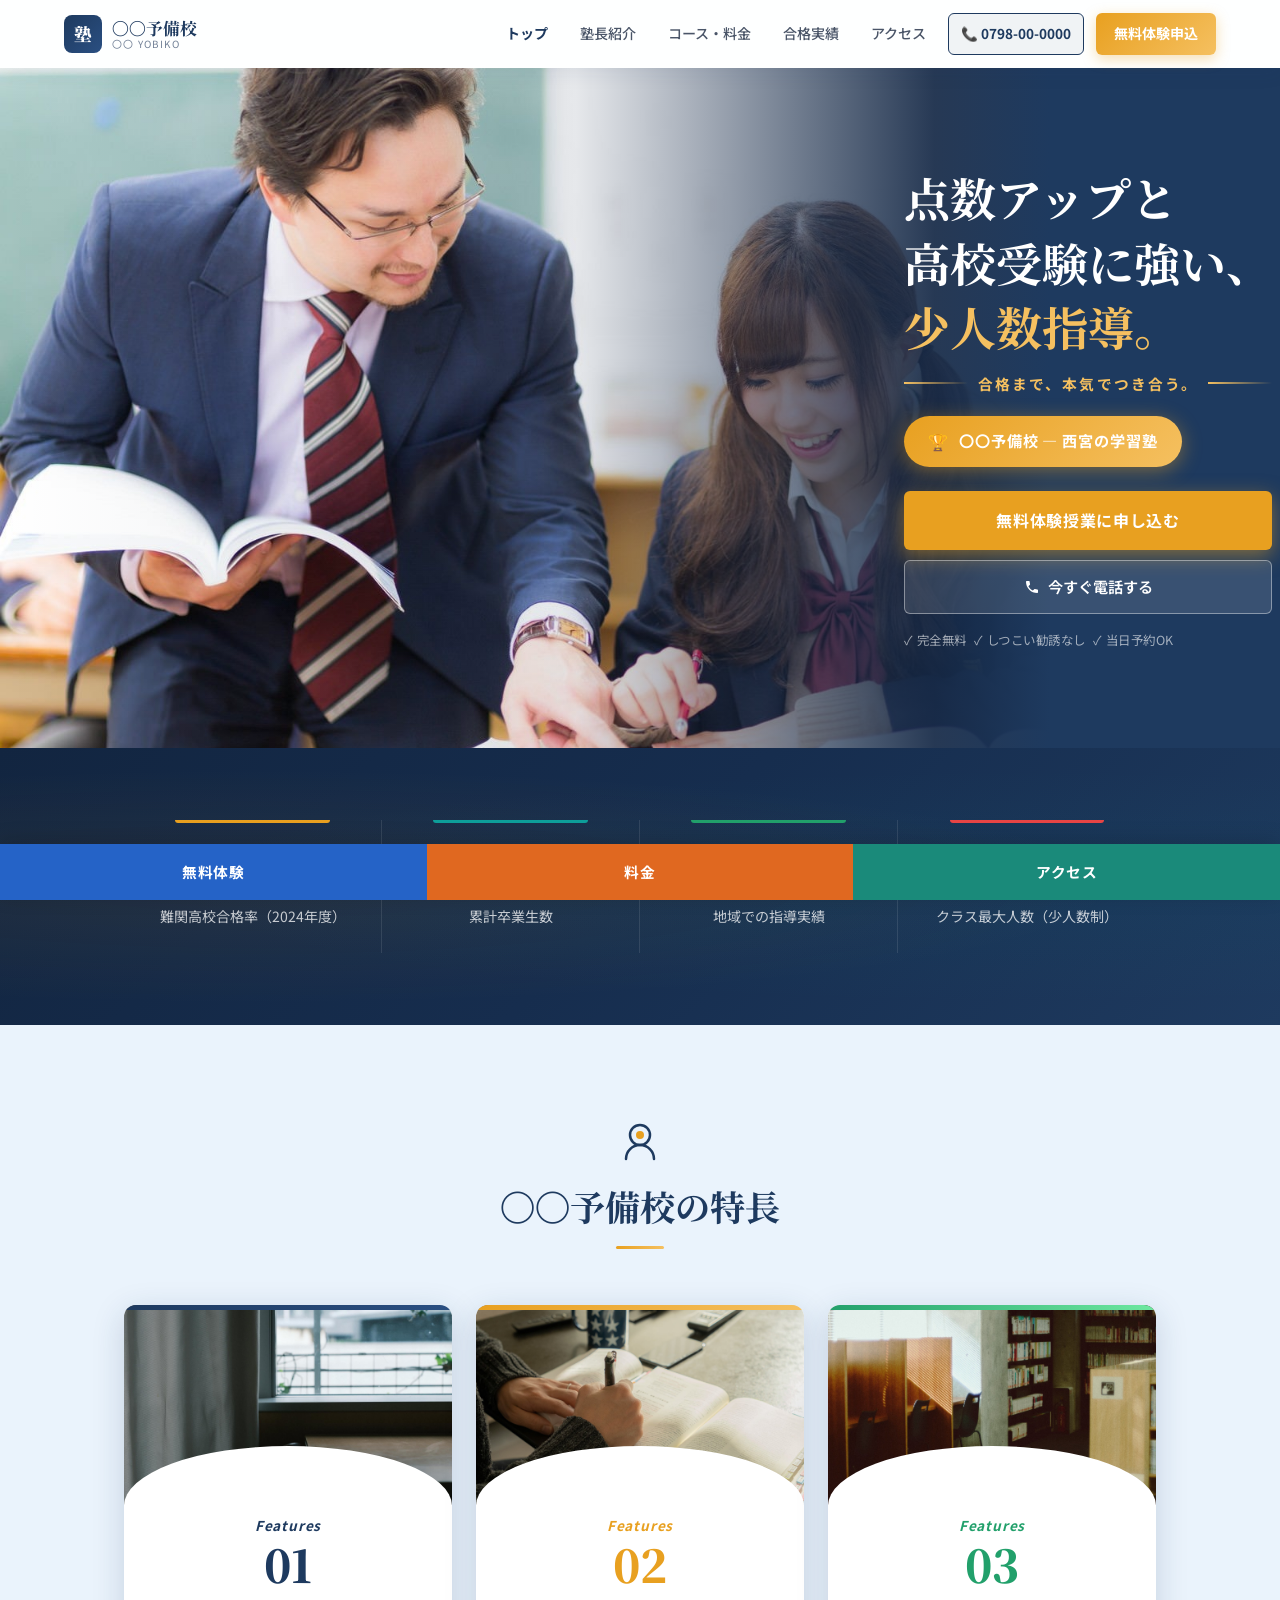
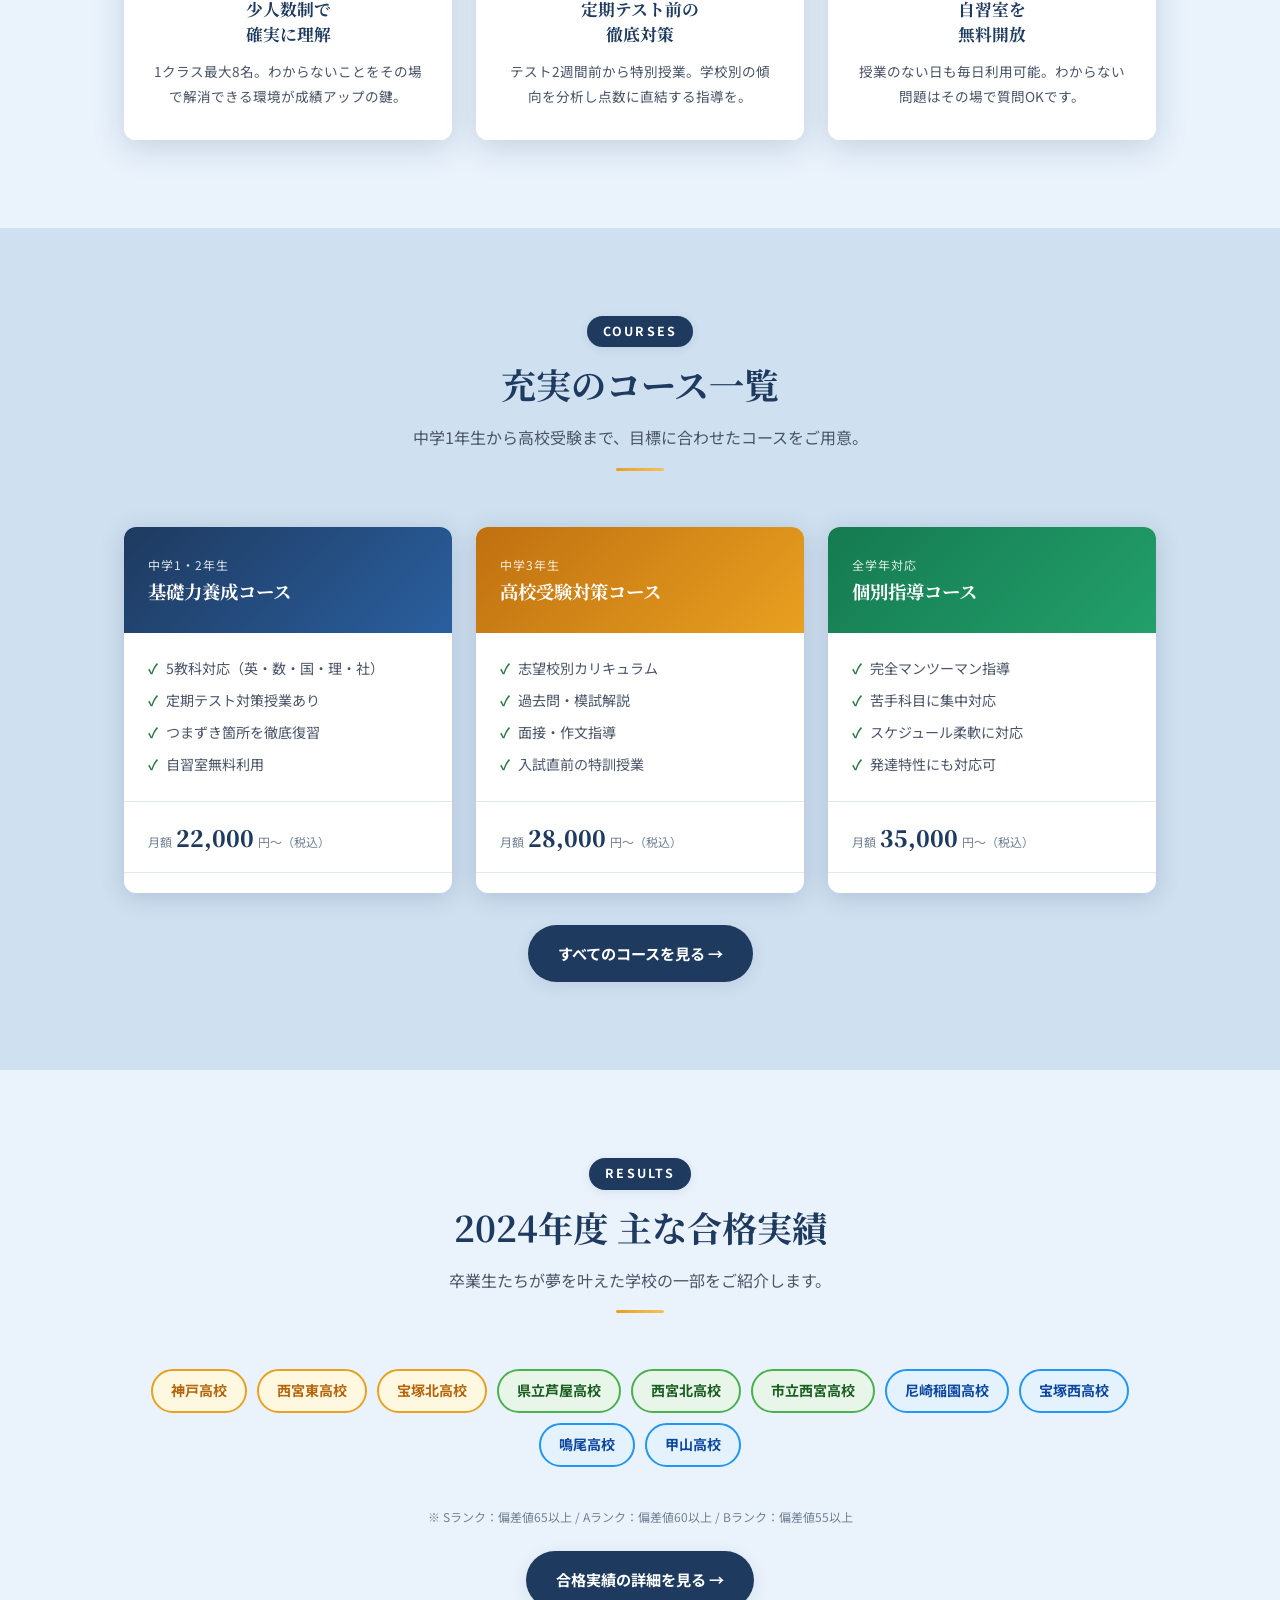
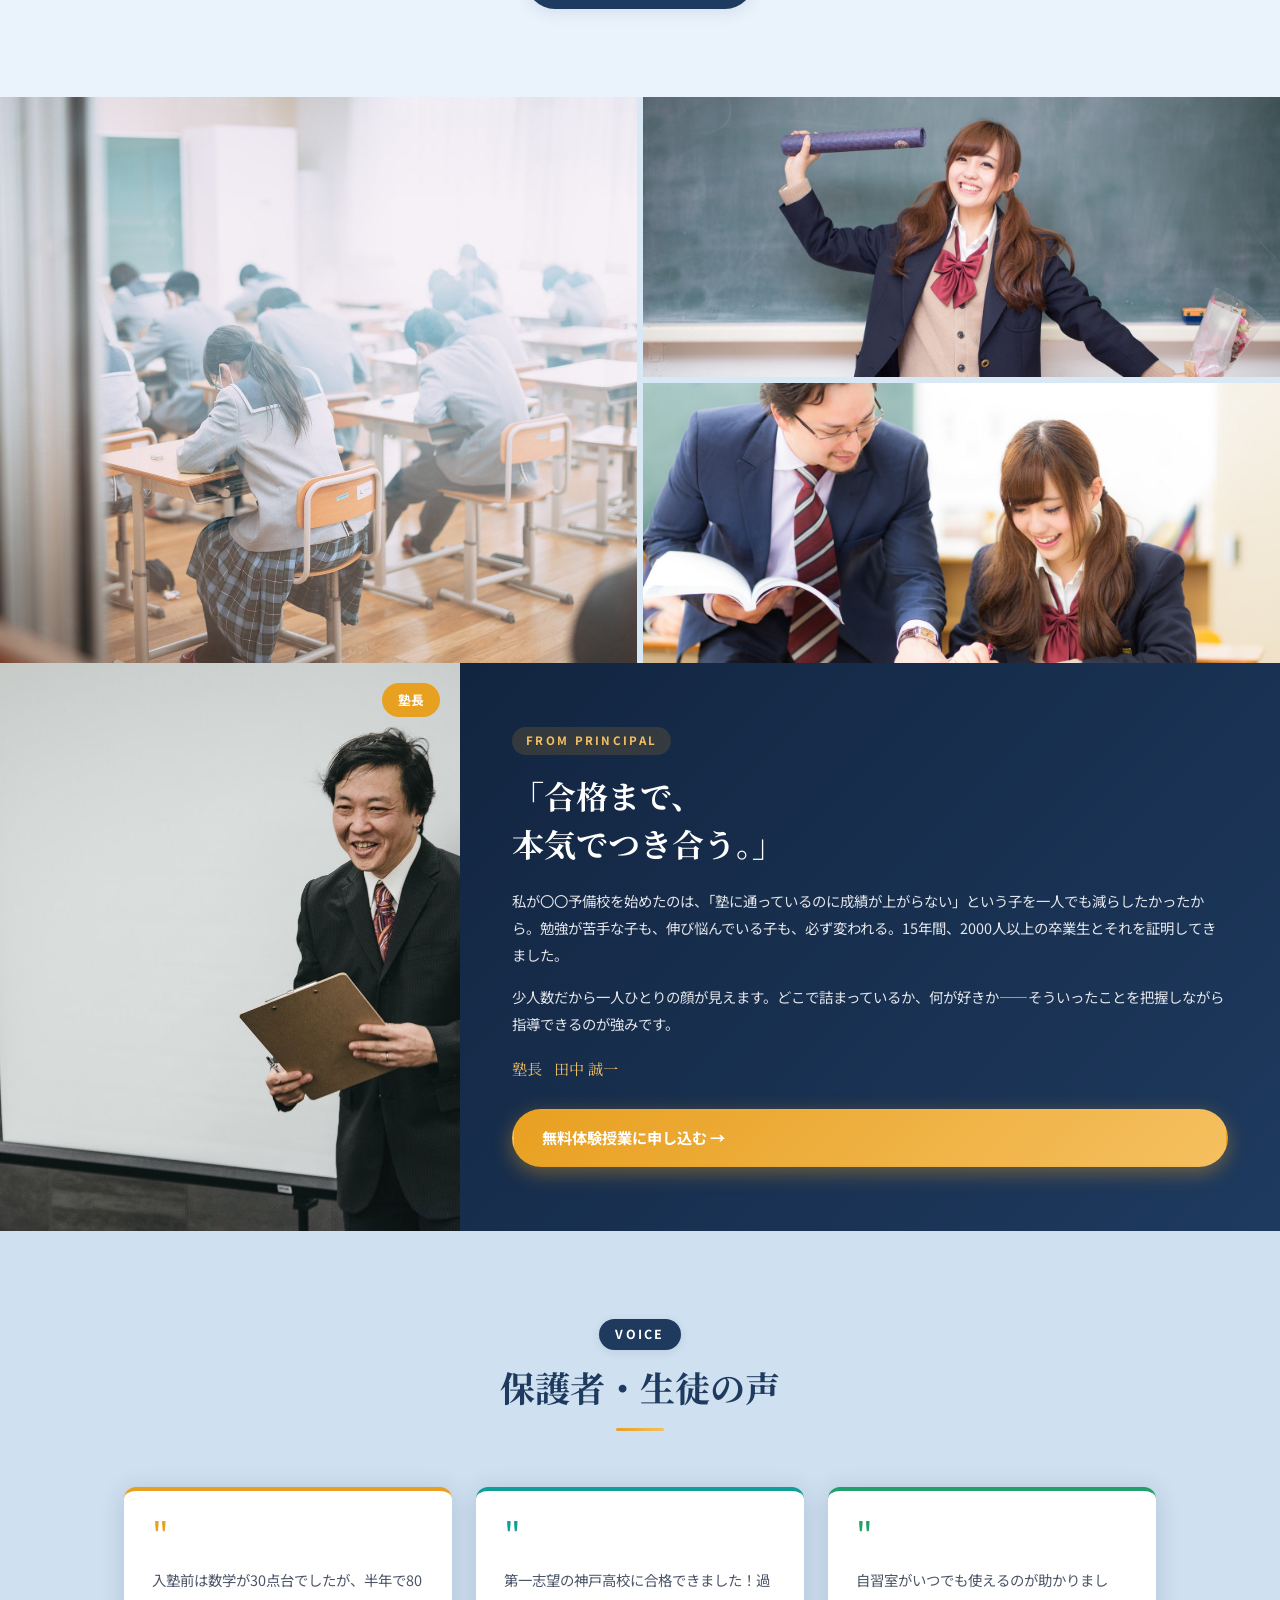
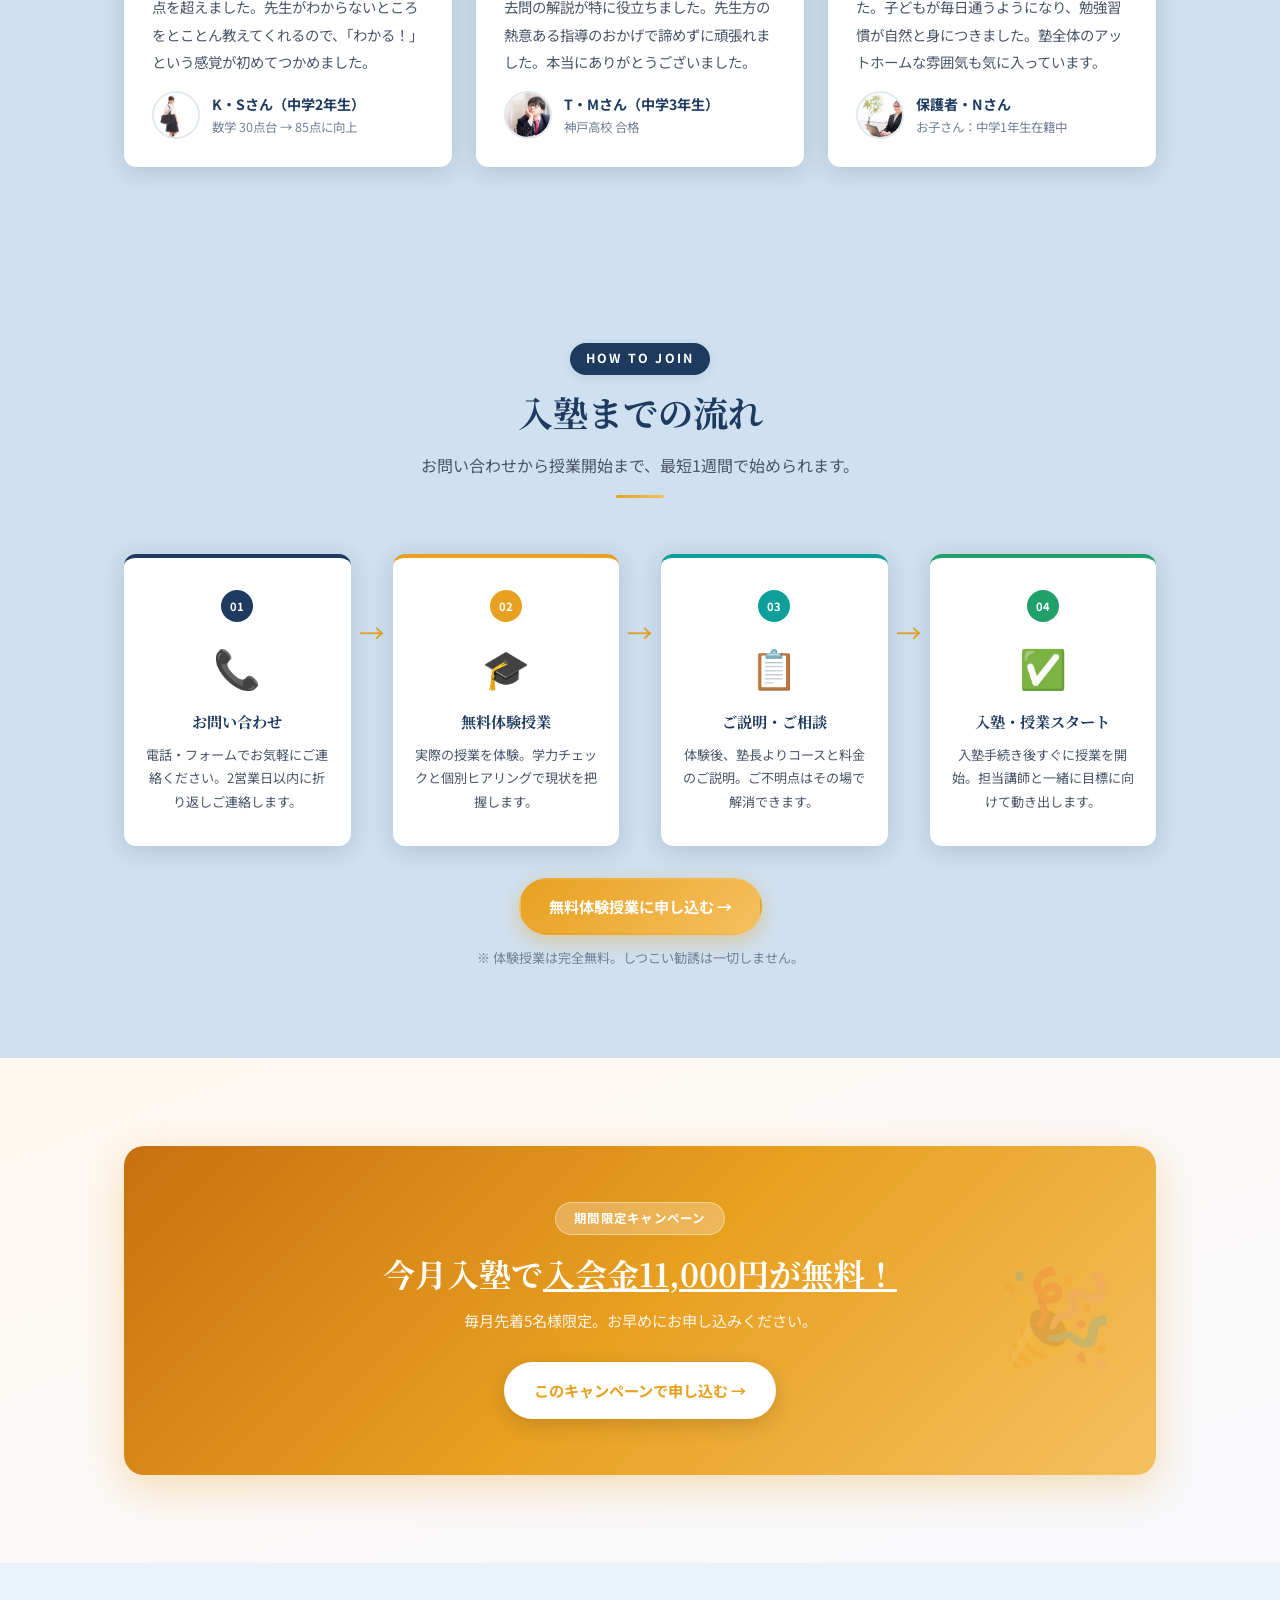
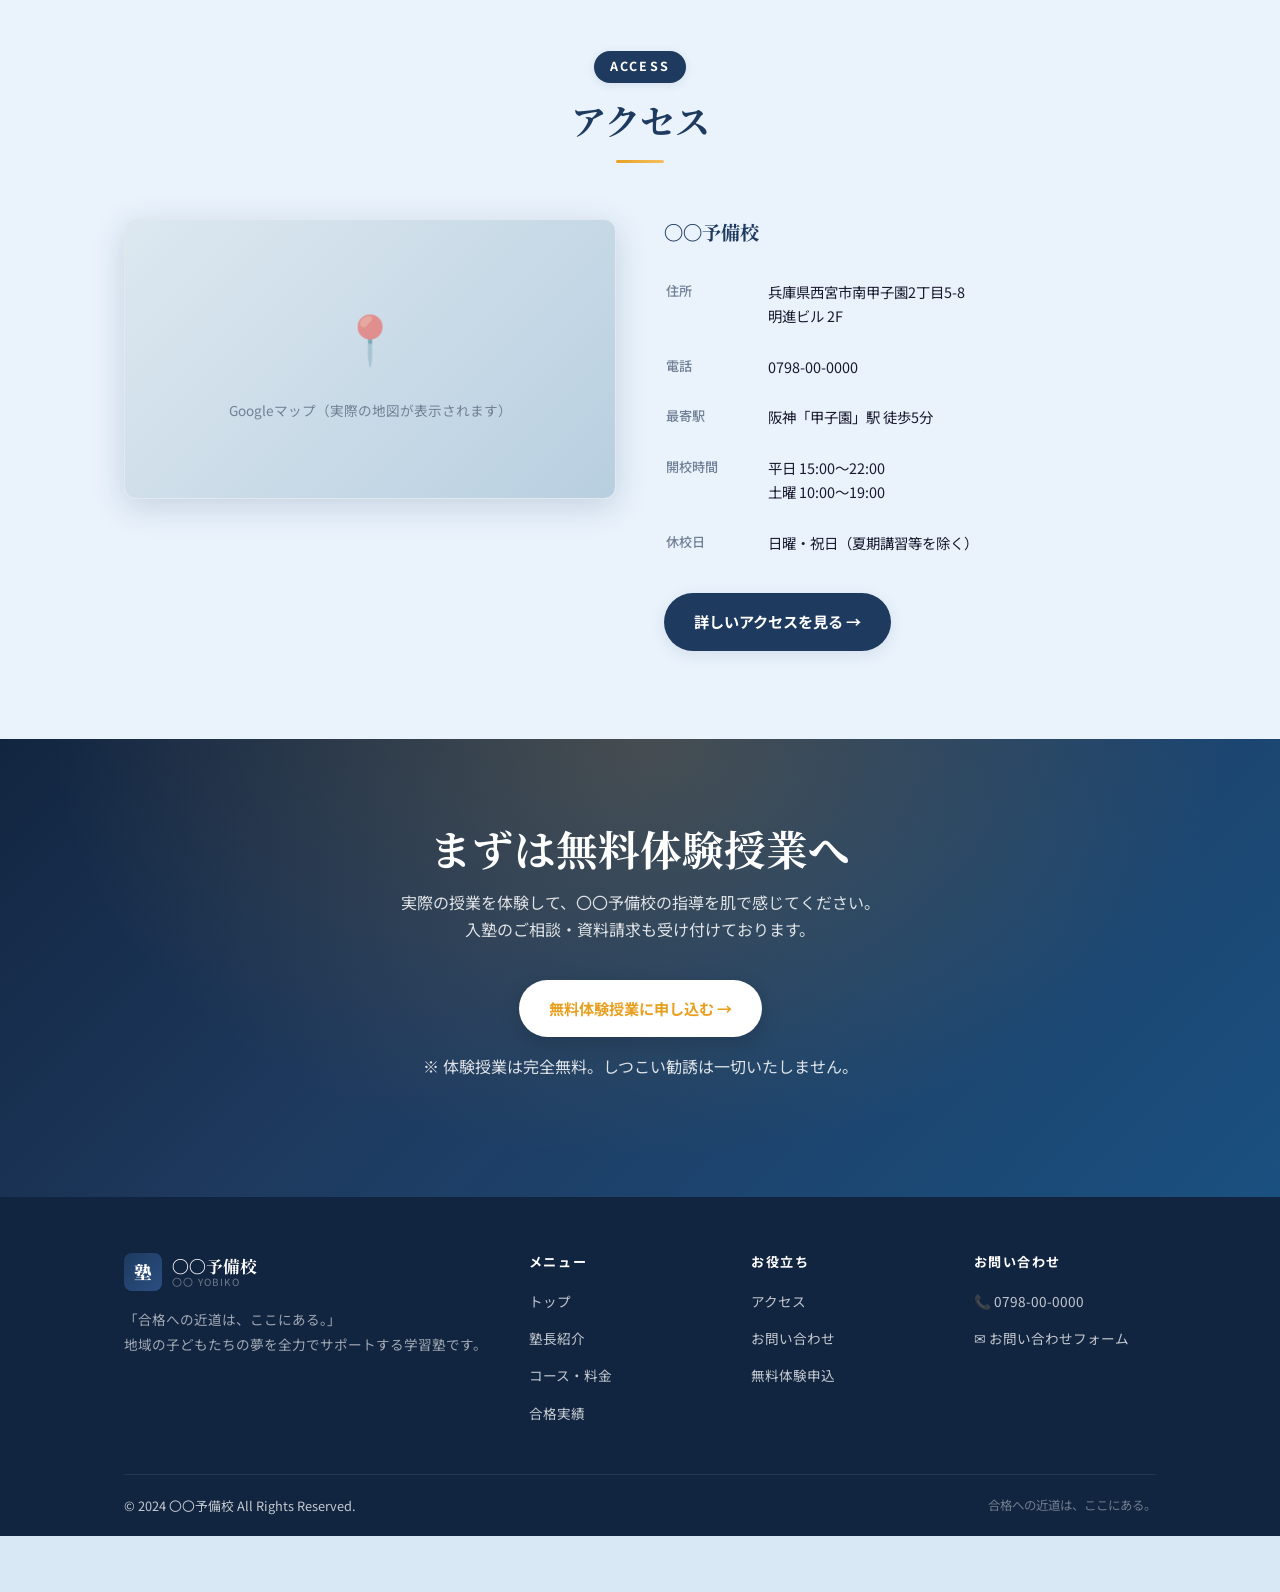
<file: index.html>
<!DOCTYPE html>
<html lang="ja">
<head>
  <meta charset="UTF-8">
  <meta name="viewport" content="width=device-width, initial-scale=1.0">
  <title>西宮市の学習塾【〇〇予備校】難関高校合格率94%｜少人数指導・高校受験対策</title>
  <meta name="description" content="西宮市甲子園口の学習塾〇〇予備校。少人数制（最大8名）・丁寧な指導で難関高校合格率94%。中学生の高校受験対策・定期テスト対策を徹底サポート。無料体験授業受付中。">
  <meta name="keywords" content="西宮市 学習塾,西宮市 塾,甲子園口 塾,中学生 塾 西宮,高校受験 塾 西宮,少人数制 塾,〇〇予備校">
  <link rel="canonical" href="https://eishin-yobiko.netlify.app/">
  <meta property="og:title" content="西宮市の学習塾【〇〇予備校】難関高校合格率94%｜少人数指導">
  <meta property="og:description" content="西宮市甲子園口の学習塾。少人数制で難関高校合格率94%。中学生の高校受験・定期テスト対策。無料体験授業受付中。">
  <meta property="og:type" content="website">
  <meta property="og:url" content="https://eishin-yobiko.netlify.app/">
  <meta property="og:image" content="https://eishin-yobiko.netlify.app/images/hero-teacher.jpg">
  <meta property="og:locale" content="ja_JP">
  <meta property="og:site_name" content="〇〇予備校">
  <link rel="stylesheet" href="css/style.css">
  <script type="application/ld+json">
  {
    "@context": "https://schema.org",
    "@type": "LocalBusiness",
    "@id": "https://eishin-yobiko.netlify.app/#business",
    "name": "〇〇予備校",
    "description": "兵庫県西宮市の学習塾。少人数制・丁寧な指導で難関高校合格率94%。中学生の高校受験・定期テスト対策を徹底サポート。",
    "image": "https://eishin-yobiko.netlify.app/images/hero-teacher.jpg",
    "url": "https://eishin-yobiko.netlify.app",
    "telephone": "0798-00-0000",
    "priceRange": "¥¥",
    "address": {
      "@type": "PostalAddress",
      "streetAddress": "南甲子園2丁目5-8",
      "addressLocality": "西宮市",
      "addressRegion": "兵庫県",
      "postalCode": "663-0001",
      "addressCountry": "JP"
    },
    "openingHoursSpecification": [
      {
        "@type": "OpeningHoursSpecification",
        "dayOfWeek": ["Monday","Tuesday","Wednesday","Thursday","Friday"],
        "opens": "15:00",
        "closes": "22:00"
      },
      {
        "@type": "OpeningHoursSpecification",
        "dayOfWeek": "Saturday",
        "opens": "10:00",
        "closes": "19:00"
      }
    ]
  }
  </script>
  <script type="application/ld+json">
  {
    "@context": "https://schema.org",
    "@type": "FAQPage",
    "mainEntity": [
      {
        "@type": "Question",
        "name": "西宮市で評判の塾を探しています。〇〇予備校の特徴は？",
        "acceptedAnswer": {
          "@type": "Answer",
          "text": "〇〇予備校は西宮市甲子園口にある少人数制の学習塾です。1クラス最大8名の少人数制で難関高校合格率94%を達成。15年間・累計2,000名以上の指導実績があります。"
        }
      },
      {
        "@type": "Question",
        "name": "無料体験授業はありますか？",
        "acceptedAnswer": {
          "@type": "Answer",
          "text": "はい。完全無料で体験授業を受けていただけます。しつこい勧誘は一切いたしません。お電話またはフォームからお申し込みください。"
        }
      },
      {
        "@type": "Question",
        "name": "入塾のタイミングはいつがいいですか？",
        "acceptedAnswer": {
          "@type": "Answer",
          "text": "随時入塾可能です。特に4月・9月の新学期スタート時や、定期テスト前のご入塾が多いですが、お子さまの状況に合わせてご相談ください。"
        }
      },
      {
        "@type": "Question",
        "name": "授業についていけるか不安です。",
        "acceptedAnswer": {
          "@type": "Answer",
          "text": "入塾前に必ず学力チェックを行い、現在の学力に合わせたカリキュラムを組みます。基礎からしっかり固めるので、どんなレベルからでも安心してスタートできます。"
        }
      },
      {
        "@type": "Question",
        "name": "途中でコースを変更できますか？",
        "acceptedAnswer": {
          "@type": "Answer",
          "text": "はい、可能です。定期面談の際やご要望があれば随時コース変更の相談に応じています。お子さまの状況に合わせて柔軟に対応します。"
        }
      }
    ]
  }
  </script>
</head>
<body>

<!-- HEADER -->
<header class="header">
  <div class="header-inner">
    <a href="index.html" class="logo">
      <div class="logo-mark">塾</div>
      <div class="logo-text">
        <span class="ja">〇〇予備校</span>
        <span class="en">〇〇 YOBIKO</span>
      </div>
    </a>
    <nav class="nav">
      <a href="index.html" class="active">トップ</a>
      <a href="about.html">塾長紹介</a>
      <a href="course.html">コース・料金</a>
      <a href="results.html">合格実績</a>
      <a href="access.html">アクセス</a>
      <a href="tel:0798000000" class="nav-tel">📞 0798-00-0000</a>
      <a href="contact.html" class="nav-cta">無料体験申込</a>
    </nav>
    <div class="hamburger" aria-label="メニュー">
      <span></span><span></span><span></span>
    </div>
  </div>
</header>
<nav class="mobile-nav">
  <a href="index.html">トップ</a>
  <a href="about.html">塾長紹介</a>
  <a href="course.html">コース・料金</a>
  <a href="results.html">合格実績</a>
  <a href="access.html">アクセス</a>
  <a href="contact.html" class="nav-cta">無料体験申込</a>
</nav>

<!-- HERO -->
<section class="hero">
  <div class="hero-photo">
    <img src="images/hero-teacher.jpg" alt="西宮市〇〇予備校 先生と生徒の授業風景">
    <div class="hero-photo-clip"></div>
  </div>
  <div class="hero-text">
    <div class="hero-text-inner">
      <h1>
        点数アップと<br>
        高校受験に強い、<br>
        <em>少人数指導。</em>
      </h1>
      <div class="hero-tagline-wrap">
        <span class="hero-tagline-accent"></span>
        <p class="hero-catch">合格まで、本気でつき合う。</p>
        <span class="hero-tagline-accent"></span>
      </div>
      <div class="hero-school-badge">
        <span class="hero-badge-icon">🏆</span>
        <span>〇〇予備校 — 西宮の学習塾</span>
      </div>
      <div class="hero-ctas">
        <a href="contact.html" class="hero-btn-trial">無料体験授業に申し込む</a>
        <a href="tel:0798000000" class="hero-btn-call">
          <svg width="16" height="16" viewBox="0 0 24 24" fill="currentColor"><path d="M6.6 10.8c1.4 2.8 3.8 5.1 6.6 6.6l2.2-2.2c.3-.3.7-.4 1-.2 1.1.4 2.3.6 3.6.6.6 0 1 .4 1 1V20c0 .6-.4 1-1 1-9.4 0-17-7.6-17-17 0-.6.4-1 1-1h3.5c.6 0 1 .4 1 1 0 1.3.2 2.5.6 3.6.1.3 0 .7-.2 1L6.6 10.8z"/></svg>
          今すぐ電話する
        </a>
      </div>
      <p class="hero-assure">✓ 完全無料 &nbsp;✓ しつこい勧誘なし &nbsp;✓ 当日予約OK</p>
    </div>
  </div>
</section>

<!-- NUMBERS -->
<section class="stats-section">
  <div class="container">
    <div class="stats-grid">
      <div class="stat-item fade-in">
        <div class="number"><span data-target="94"></span><span class="suffix">%</span></div>
        <div class="stat-label">難関高校合格率（2024年度）</div>
      </div>
      <div class="stat-item fade-in fade-in-delay-1">
        <div class="number"><span data-target="2000"></span><span class="suffix">名+</span></div>
        <div class="stat-label">累計卒業生数</div>
      </div>
      <div class="stat-item fade-in fade-in-delay-2">
        <div class="number"><span data-target="15"></span><span class="suffix">年</span></div>
        <div class="stat-label">地域での指導実績</div>
      </div>
      <div class="stat-item fade-in fade-in-delay-3">
        <div class="number"><span data-target="8"></span><span class="suffix">名</span></div>
        <div class="stat-label">クラス最大人数（少人数制）</div>
      </div>
    </div>
  </div>
</section>

<!-- FEATURES -->
<section class="section">
  <div class="container">
    <div class="section-head fade-in">
      <div class="features-head-icon">
        <svg width="48" height="48" viewBox="0 0 48 48" fill="none"><circle cx="24" cy="18" r="10" stroke="var(--navy)" stroke-width="2.5"/><path d="M10 42c0-7.732 6.268-14 14-14s14 6.268 14 14" stroke="var(--navy)" stroke-width="2.5" stroke-linecap="round"/><circle cx="24" cy="18" r="4" fill="var(--gold)"/></svg>
      </div>
      <h2>〇〇予備校の特長</h2>
      <div class="divider"></div>
    </div>
    <div class="arch-grid">
      <div class="arch-card fade-in">
        <div class="arch-photo">
          <img src="images/classroom-empty.jpg" alt="西宮市〇〇予備校 少人数制授業の様子" loading="lazy">
        </div>
        <div class="arch-body">
          <p class="arch-label">Features</p>
          <div class="arch-num">01</div>
          <h3>少人数制で<br>確実に理解</h3>
          <p>1クラス最大8名。わからないことをその場で解消できる環境が成績アップの鍵。</p>
        </div>
      </div>
      <div class="arch-card fade-in fade-in-delay-1">
        <div class="arch-photo">
          <img src="images/books-notes.jpg" alt="西宮市〇〇予備校 定期テスト対策の教材" loading="lazy">
        </div>
        <div class="arch-body">
          <p class="arch-label">Features</p>
          <div class="arch-num">02</div>
          <h3>定期テスト前の<br>徹底対策</h3>
          <p>テスト2週間前から特別授業。学校別の傾向を分析し点数に直結する指導を。</p>
        </div>
      </div>
      <div class="arch-card fade-in fade-in-delay-2">
        <div class="arch-photo">
          <img src="images/study-room.jpg" alt="西宮市〇〇予備校 無料開放の自習室" loading="lazy">
        </div>
        <div class="arch-body">
          <p class="arch-label">Features</p>
          <div class="arch-num">03</div>
          <h3>自習室を<br>無料開放</h3>
          <p>授業のない日も毎日利用可能。わからない問題はその場で質問OKです。</p>
        </div>
      </div>
    </div>
  </div>
</section>

<!-- COURSES PREVIEW -->
<section class="section section-bg">
  <div class="container">
    <div class="section-head fade-in">
      <div class="label">COURSES</div>
      <h2>充実のコース一覧</h2>
      <p>中学1年生から高校受験まで、目標に合わせたコースをご用意。</p>
      <div class="divider"></div>
    </div>
    <div class="courses-grid">
      <div class="course-card fade-in">
        <div class="course-header">
          <div class="grade">中学1・2年生</div>
          <h3>基礎力養成コース</h3>
        </div>
        <div class="course-body">
          <ul>
            <li>5教科対応（英・数・国・理・社）</li>
            <li>定期テスト対策授業あり</li>
            <li>つまずき箇所を徹底復習</li>
            <li>自習室無料利用</li>
          </ul>
        </div>
        <div class="course-price">
          <span class="from">月額</span>
          <span class="price">22,000</span>
          <span class="unit">円〜（税込）</span>
        </div>
      </div>
      <div class="course-card fade-in fade-in-delay-1">
        <div class="course-header">
          <div class="grade">中学3年生</div>
          <h3>高校受験対策コース</h3>
        </div>
        <div class="course-body">
          <ul>
            <li>志望校別カリキュラム</li>
            <li>過去問・模試解説</li>
            <li>面接・作文指導</li>
            <li>入試直前の特訓授業</li>
          </ul>
        </div>
        <div class="course-price">
          <span class="from">月額</span>
          <span class="price">28,000</span>
          <span class="unit">円〜（税込）</span>
        </div>
      </div>
      <div class="course-card fade-in fade-in-delay-2">
        <div class="course-header">
          <div class="grade">全学年対応</div>
          <h3>個別指導コース</h3>
        </div>
        <div class="course-body">
          <ul>
            <li>完全マンツーマン指導</li>
            <li>苦手科目に集中対応</li>
            <li>スケジュール柔軟に対応</li>
            <li>発達特性にも対応可</li>
          </ul>
        </div>
        <div class="course-price">
          <span class="from">月額</span>
          <span class="price">35,000</span>
          <span class="unit">円〜（税込）</span>
        </div>
      </div>
    </div>
    <div class="text-center mt-32">
      <a href="course.html" class="btn btn-navy">すべてのコースを見る →</a>
    </div>
  </div>
</section>

<!-- RESULTS PREVIEW -->
<section class="section">
  <div class="container">
    <div class="section-head fade-in">
      <div class="label">RESULTS</div>
      <h2>2024年度 主な合格実績</h2>
      <p>卒業生たちが夢を叶えた学校の一部をご紹介します。</p>
      <div class="divider"></div>
    </div>
    <div class="results-schools fade-in">
      <span class="school-tag s">神戸高校</span>
      <span class="school-tag s">西宮東高校</span>
      <span class="school-tag s">宝塚北高校</span>
      <span class="school-tag a">県立芦屋高校</span>
      <span class="school-tag a">西宮北高校</span>
      <span class="school-tag a">市立西宮高校</span>
      <span class="school-tag b">尼崎稲園高校</span>
      <span class="school-tag b">宝塚西高校</span>
      <span class="school-tag b">鳴尾高校</span>
      <span class="school-tag b">甲山高校</span>
    </div>
    <p class="results-note fade-in">※ Sランク：偏差値65以上 / Aランク：偏差値60以上 / Bランク：偏差値55以上</p>
    <div class="text-center mt-24">
      <a href="results.html" class="btn btn-navy">合格実績の詳細を見る →</a>
    </div>
  </div>
</section>


<!-- PHOTO GALLERY -->
<div class="photo-gallery">
  <div class="pg-item pg-tall"><img src="images/classroom-students.jpg" alt="西宮市〇〇予備校 少人数授業の様子"><div class="pg-cap">少人数の活気ある授業</div></div>
  <div class="pg-item"><img src="images/graduation.jpg" alt="西宮市〇〇予備校 合格発表の喜び"><div class="pg-cap">合格の喜びを一緒に</div></div>
  <div class="pg-item"><img src="images/hero-teacher.jpg" alt="西宮市〇〇予備校 丁寧な個別指導"><div class="pg-cap">丁寧な個別指導</div></div>
</div>

<!-- PRINCIPAL -->
<section class="principal-section-top">
  <div class="principal-photo-top fade-in">
    <img src="images/principal.jpg" alt="〇〇予備校 塾長 田中誠一">
    <div class="principal-badge">塾長</div>
  </div>
  <div class="principal-text-top fade-in">
    <div class="label">FROM PRINCIPAL</div>
    <h2>「合格まで、<br>本気でつき合う。」</h2>
    <p>私が〇〇予備校を始めたのは、「塾に通っているのに成績が上がらない」という子を一人でも減らしたかったから。勉強が苦手な子も、伸び悩んでいる子も、必ず変われる。15年間、2000人以上の卒業生とそれを証明してきました。</p>
    <p>少人数だから一人ひとりの顔が見えます。どこで詰まっているか、何が好きか——そういったことを把握しながら指導できるのが強みです。</p>
    <div class="principal-sig">塾長 &nbsp; 田中 誠一</div>
    <a href="contact.html" class="btn btn-primary">無料体験授業に申し込む →</a>
  </div>
</section>

<!-- TESTIMONIALS -->
<section class="section section-bg">
  <div class="container">
    <div class="section-head fade-in">
      <div class="label">VOICE</div>
      <h2>保護者・生徒の声</h2>
      <div class="divider"></div>
    </div>
    <div class="testimonials-grid">
      <div class="testimonial-card fade-in">
        <div class="quote">"</div>
        <p>入塾前は数学が30点台でしたが、半年で80点を超えました。先生がわからないところをとことん教えてくれるので、「わかる！」という感覚が初めてつかめました。</p>
        <div class="testimonial-author">
          <div class="author-avatar-img">
            <img src="images/avatar-female-1.jpg" alt="〇〇予備校 生徒の声 K・Sさん" loading="lazy">
          </div>
          <div class="author-info">
            <div class="name">K・Sさん（中学2年生）</div>
            <div class="detail">数学 30点台 → 85点に向上</div>
          </div>
        </div>
      </div>
      <div class="testimonial-card fade-in fade-in-delay-1">
        <div class="quote">"</div>
        <p>第一志望の神戸高校に合格できました！過去問の解説が特に役立ちました。先生方の熱意ある指導のおかげで諦めずに頑張れました。本当にありがとうございました。</p>
        <div class="testimonial-author">
          <div class="author-avatar-img">
            <img src="images/avatar-male.jpg" alt="〇〇予備校 生徒の声 T・Mさん" loading="lazy">
          </div>
          <div class="author-info">
            <div class="name">T・Mさん（中学3年生）</div>
            <div class="detail">神戸高校 合格</div>
          </div>
        </div>
      </div>
      <div class="testimonial-card fade-in fade-in-delay-2">
        <div class="quote">"</div>
        <p>自習室がいつでも使えるのが助かりました。子どもが毎日通うようになり、勉強習慣が自然と身につきました。塾全体のアットホームな雰囲気も気に入っています。</p>
        <div class="testimonial-author">
          <div class="author-avatar-img">
            <img src="images/avatar-female-2.jpg" alt="〇〇予備校 保護者の声" loading="lazy">
          </div>
          <div class="author-info">
            <div class="name">保護者・Nさん</div>
            <div class="detail">お子さん：中学1年生在籍中</div>
          </div>
        </div>
      </div>
    </div>
  </div>
</section>

<!-- 入塾の流れ -->
<section class="section section-bg">
  <div class="container">
    <div class="section-head fade-in">
      <div class="label">HOW TO JOIN</div>
      <h2>入塾までの流れ</h2>
      <p>お問い合わせから授業開始まで、最短1週間で始められます。</p>
      <div class="divider"></div>
    </div>
    <div class="flow-steps fade-in">
      <div class="flow-step">
        <div class="flow-num">01</div>
        <div class="flow-icon">📞</div>
        <h3>お問い合わせ</h3>
        <p>電話・フォームでお気軽にご連絡ください。2営業日以内に折り返しご連絡します。</p>
      </div>
      <div class="flow-arrow">→</div>
      <div class="flow-step">
        <div class="flow-num">02</div>
        <div class="flow-icon">🎓</div>
        <h3>無料体験授業</h3>
        <p>実際の授業を体験。学力チェックと個別ヒアリングで現状を把握します。</p>
      </div>
      <div class="flow-arrow">→</div>
      <div class="flow-step">
        <div class="flow-num">03</div>
        <div class="flow-icon">📋</div>
        <h3>ご説明・ご相談</h3>
        <p>体験後、塾長よりコースと料金のご説明。ご不明点はその場で解消できます。</p>
      </div>
      <div class="flow-arrow">→</div>
      <div class="flow-step">
        <div class="flow-num">04</div>
        <div class="flow-icon">✅</div>
        <h3>入塾・授業スタート</h3>
        <p>入塾手続き後すぐに授業を開始。担当講師と一緒に目標に向けて動き出します。</p>
      </div>
    </div>
    <div class="text-center mt-32">
      <a href="contact.html" class="btn btn-primary">無料体験授業に申し込む →</a>
      <p style="margin-top:12px; font-size:0.82rem; color:var(--text-light);">※ 体験授業は完全無料。しつこい勧誘は一切しません。</p>
    </div>
  </div>
</section>

<!-- キャンペーン -->
<section class="section campaign-section">
  <div class="container">
    <div class="campaign-box fade-in">
      <div class="campaign-label">期間限定キャンペーン</div>
      <h2>今月入塾で<em>入会金11,000円が無料！</em></h2>
      <p>毎月先着5名様限定。お早めにお申し込みください。</p>
      <a href="contact.html" class="btn btn-white">このキャンペーンで申し込む →</a>
    </div>
  </div>
</section>

<!-- ACCESS MINI -->
<section class="section">
  <div class="container">
    <div class="section-head fade-in">
      <div class="label">ACCESS</div>
      <h2>アクセス</h2>
      <div class="divider"></div>
    </div>
    <div class="access-mini fade-in">
      <div class="map-placeholder">
        <div class="map-icon">📍</div>
        <span>Googleマップ（実際の地図が表示されます）</span>
      </div>
      <div class="access-info">
        <h3>〇〇予備校</h3>
        <table class="access-table">
          <tr><th>住所</th><td>兵庫県西宮市南甲子園2丁目5-8<br>明進ビル 2F</td></tr>
          <tr><th>電話</th><td>0798-00-0000</td></tr>
          <tr><th>最寄駅</th><td>阪神「甲子園」駅 徒歩5分</td></tr>
          <tr><th>開校時間</th><td>平日 15:00〜22:00<br>土曜 10:00〜19:00</td></tr>
          <tr><th>休校日</th><td>日曜・祝日（夏期講習等を除く）</td></tr>
        </table>
        <div class="mt-24">
          <a href="access.html" class="btn btn-navy">詳しいアクセスを見る →</a>
        </div>
      </div>
    </div>
  </div>
</section>

<!-- CTA -->
<section class="cta-section">
  <div class="container fade-in">
    <h2>まずは無料体験授業へ</h2>
    <p>実際の授業を体験して、〇〇予備校の指導を肌で感じてください。<br>入塾のご相談・資料請求も受け付けております。</p>
    <a href="contact.html" class="btn btn-white">無料体験授業に申し込む →</a>
    <p class="cta-note">※ 体験授業は完全無料。しつこい勧誘は一切いたしません。</p>
  </div>
</section>

<!-- STICKY CTA BAR -->
<div class="sticky-cta-bar">
  <a href="contact.html" class="sticky-btn sticky-btn-blue">無料体験</a>
  <a href="course.html" class="sticky-btn sticky-btn-orange">料金</a>
  <a href="access.html" class="sticky-btn sticky-btn-teal">アクセス</a>
</div>

<!-- FOOTER -->
<footer class="footer">
  <div class="container">
    <div class="footer-grid">
      <div class="footer-brand">
        <div class="logo">
          <div class="logo-mark">塾</div>
          <div class="logo-text">
            <span class="ja">〇〇予備校</span>
            <span class="en">〇〇 YOBIKO</span>
          </div>
        </div>
        <p>「合格への近道は、ここにある。」<br>地域の子どもたちの夢を全力でサポートする学習塾です。</p>
      </div>
      <div class="footer-col">
        <h4>メニュー</h4>
        <ul>
          <li><a href="index.html">トップ</a></li>
          <li><a href="about.html">塾長紹介</a></li>
          <li><a href="course.html">コース・料金</a></li>
          <li><a href="results.html">合格実績</a></li>
        </ul>
      </div>
      <div class="footer-col">
        <h4>お役立ち</h4>
        <ul>
          <li><a href="access.html">アクセス</a></li>
          <li><a href="contact.html">お問い合わせ</a></li>
          <li><a href="contact.html">無料体験申込</a></li>
        </ul>
      </div>
      <div class="footer-col">
        <h4>お問い合わせ</h4>
        <ul>
          <li><a href="tel:0798000000">📞 0798-00-0000</a></li>
          <li><a href="contact.html">✉ お問い合わせフォーム</a></li>
        </ul>
      </div>
    </div>
    <div class="footer-bottom">
      <p>© 2024 〇〇予備校 All Rights Reserved.</p>
      <p class="tagline">合格への近道は、ここにある。</p>
    </div>
  </div>
</footer>

<script src="js/main.js"></script>
</body>
</html>
</file>
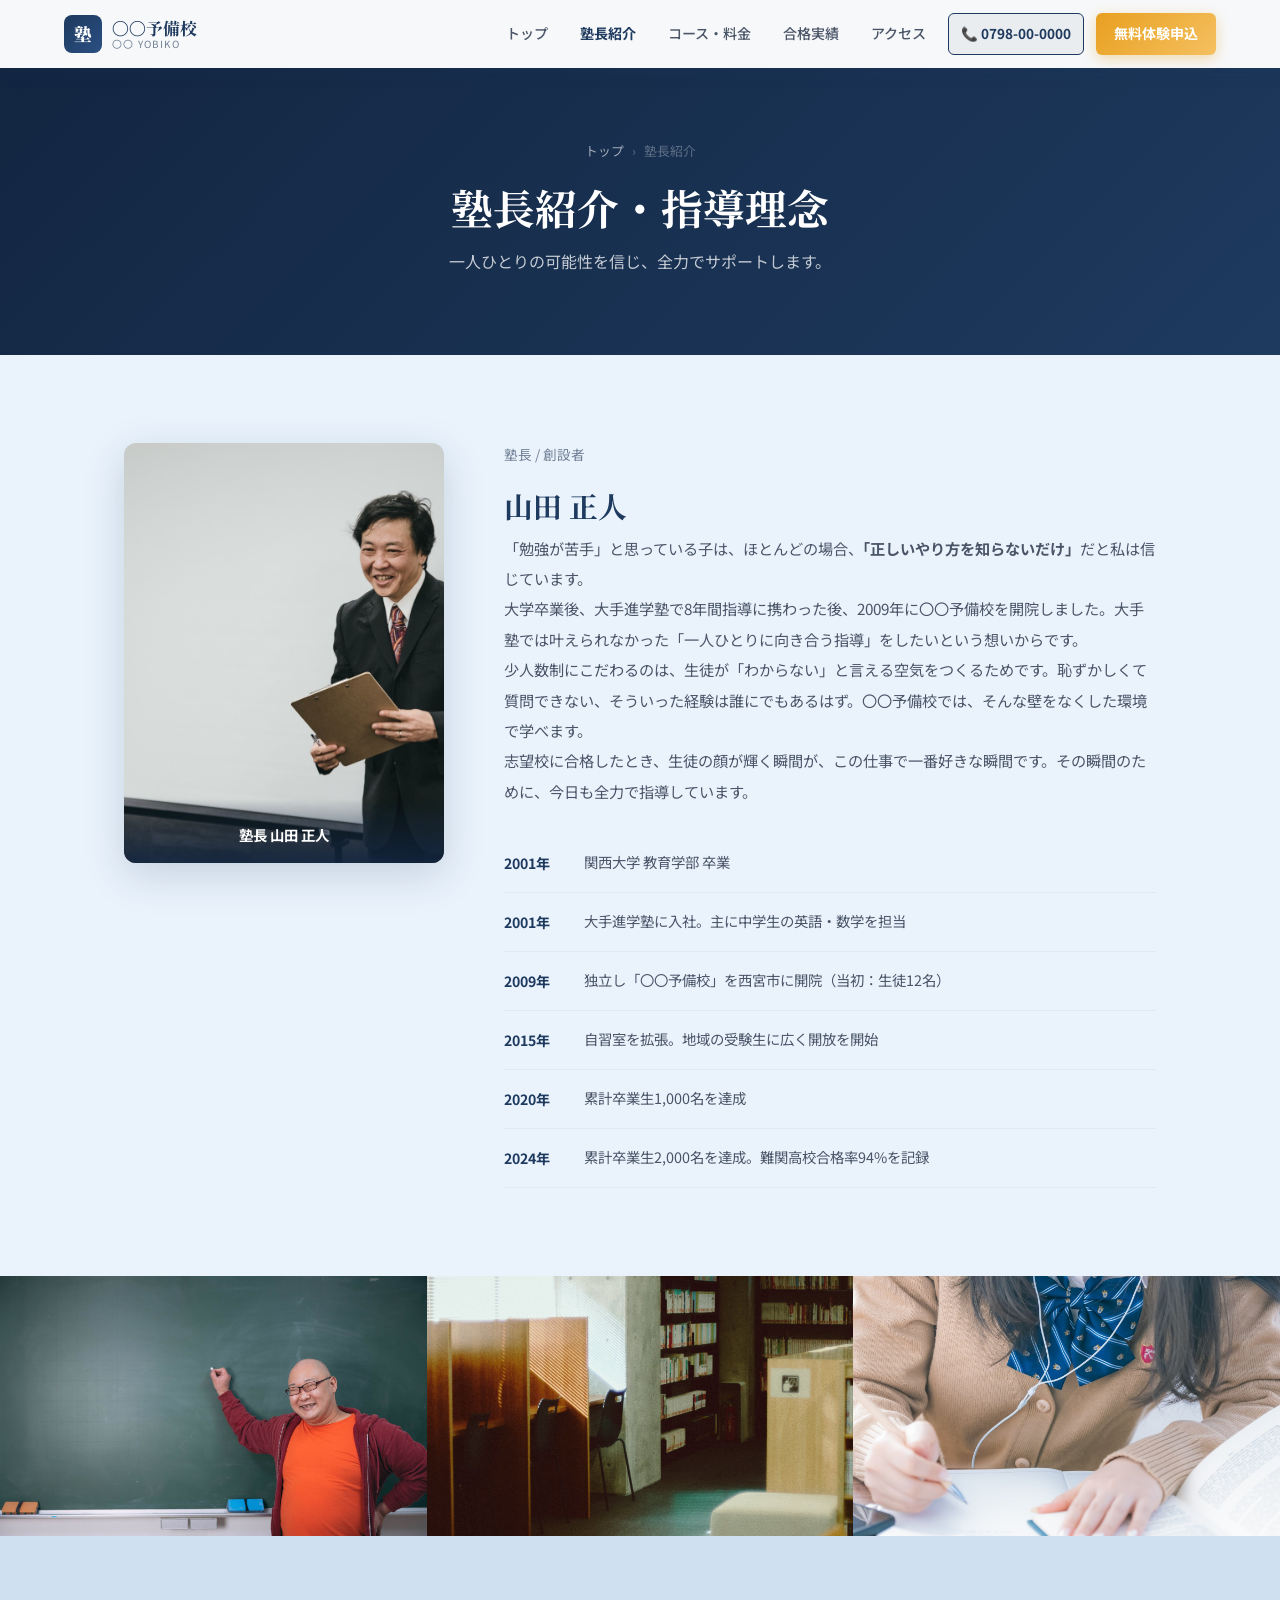
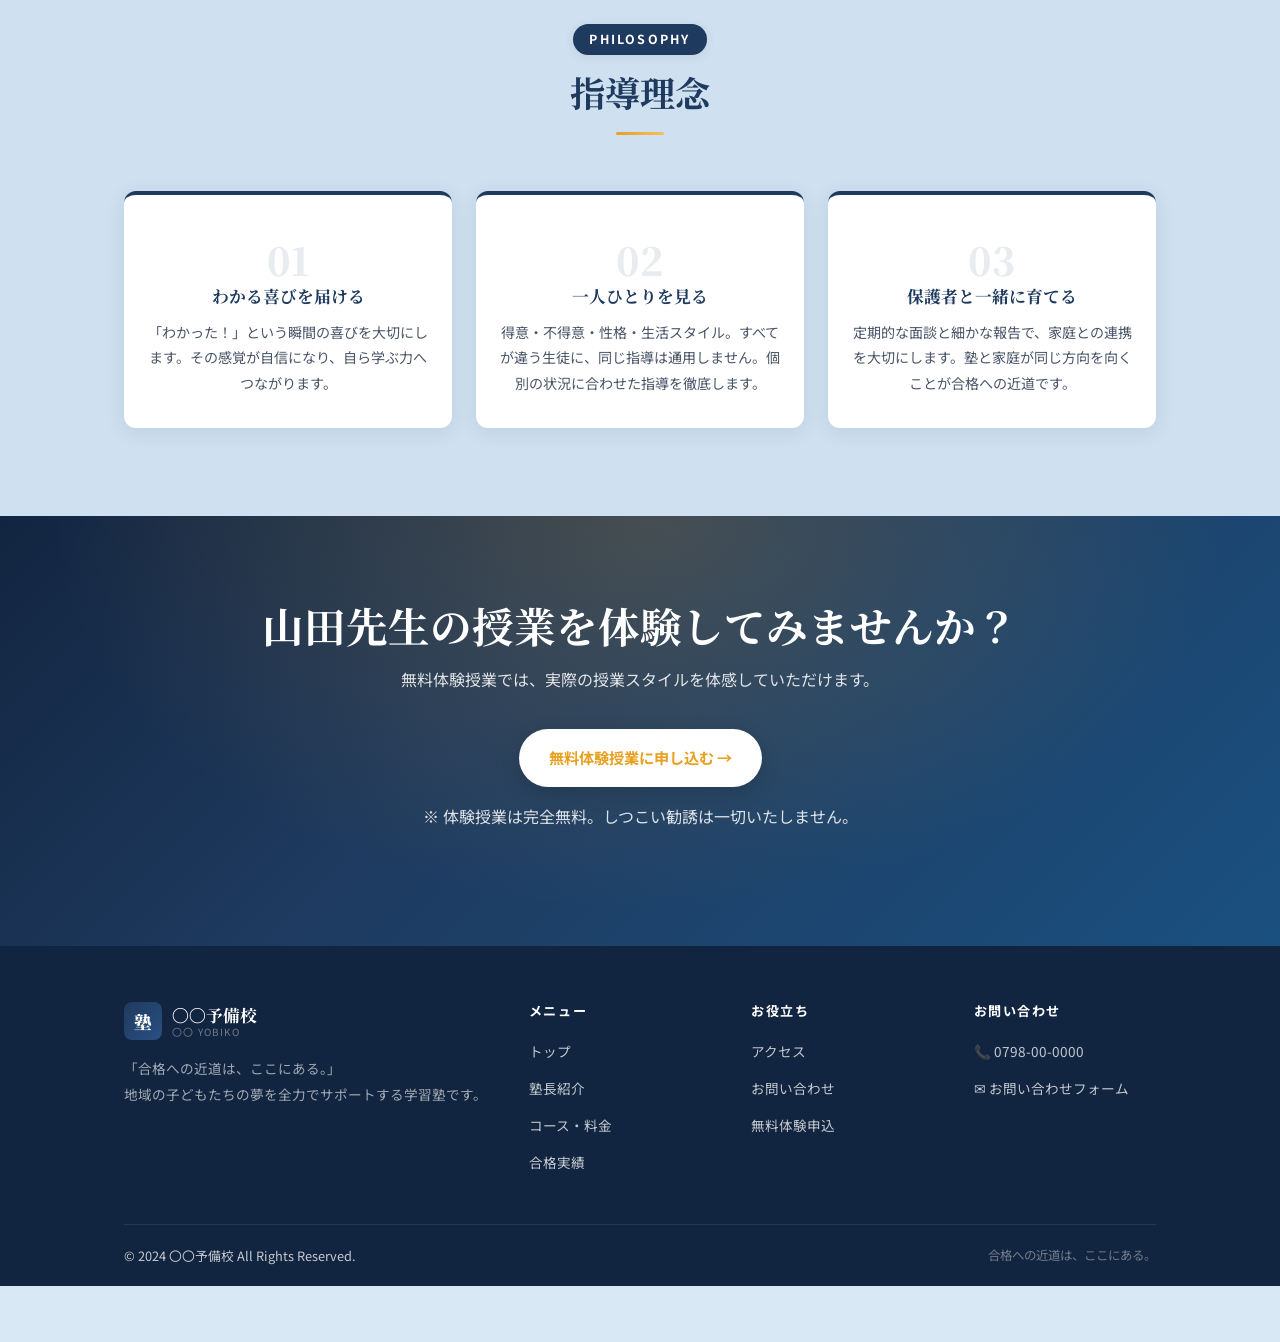
<file: about.html>
<!DOCTYPE html>
<html lang="ja">
<head>
  <meta charset="UTF-8">
  <meta name="viewport" content="width=device-width, initial-scale=1.0">
  <title>塾長紹介・指導理念｜西宮市の学習塾〇〇予備校</title>
  <meta name="description" content="西宮市の学習塾〇〇予備校の塾長・田中誠一の紹介ページ。15年以上の指導経験で累計2,000名以上の合格を支援。少人数制にこだわる指導理念をご紹介します。">
  <meta name="keywords" content="西宮市 学習塾 塾長,〇〇予備校 田中誠一,学習塾 指導理念 西宮">
  <link rel="canonical" href="https://eishin-yobiko.netlify.app/about.html">
  <meta property="og:title" content="塾長紹介・指導理念｜西宮市の学習塾〇〇予備校">
  <meta property="og:description" content="西宮市〇〇予備校 塾長・田中誠一。15年・累計2,000名以上の合格実績。少人数制で一人ひとりに向き合う指導理念。">
  <meta property="og:type" content="website">
  <meta property="og:url" content="https://eishin-yobiko.netlify.app/about.html">
  <meta property="og:image" content="https://eishin-yobiko.netlify.app/images/principal.jpg">
  <meta property="og:locale" content="ja_JP">
  <meta property="og:site_name" content="〇〇予備校">
  <link rel="stylesheet" href="css/style.css">
  <script type="application/ld+json">
  {
    "@context": "https://schema.org",
    "@type": "Person",
    "name": "田中 誠一",
    "jobTitle": "塾長・創設者",
    "worksFor": {
      "@type": "LocalBusiness",
      "name": "〇〇予備校",
      "url": "https://eishin-yobiko.netlify.app"
    },
    "description": "関西大学教育学部卒。大手進学塾8年勤務後、2009年に西宮市で〇〇予備校を創設。累計2,000名以上の高校受験生を指導。"
  }
  </script>
</head>
<body>

<header class="header">
  <div class="header-inner">
    <a href="index.html" class="logo">
      <div class="logo-mark">塾</div>
      <div class="logo-text">
        <span class="ja">〇〇予備校</span>
        <span class="en">〇〇 YOBIKO</span>
      </div>
    </a>
    <nav class="nav">
      <a href="index.html">トップ</a>
      <a href="about.html" class="active">塾長紹介</a>
      <a href="course.html">コース・料金</a>
      <a href="results.html">合格実績</a>
      <a href="access.html">アクセス</a>
      <a href="tel:0798000000" class="nav-tel">📞 0798-00-0000</a>
      <a href="contact.html" class="nav-cta">無料体験申込</a>
    </nav>
    <div class="hamburger"><span></span><span></span><span></span></div>
  </div>
</header>
<nav class="mobile-nav">
  <a href="index.html">トップ</a>
  <a href="about.html">塾長紹介</a>
  <a href="course.html">コース・料金</a>
  <a href="results.html">合格実績</a>
  <a href="access.html">アクセス</a>
  <a href="contact.html" class="nav-cta">無料体験申込</a>
</nav>

<div class="page-hero">
  <div class="container">
    <div class="breadcrumb">
      <a href="index.html">トップ</a><span>›</span><span>塾長紹介</span>
    </div>
    <h1>塾長紹介・指導理念</h1>
    <p>一人ひとりの可能性を信じ、全力でサポートします。</p>
  </div>
</div>

<!-- 塾長紹介 -->
<section class="section">
  <div class="container">
    <div class="principal-section fade-in">
      <div class="principal-photo">
        <img src="images/principal.jpg" alt="西宮市〇〇予備校 塾長 田中誠一" loading="lazy">
        <div class="principal-photo-badge">塾長 山田 正人</div>
      </div>
      <div class="principal-info">
        <p class="title">塾長 / 創設者</p>
        <h2>山田 正人</h2>
        <div class="message">
          <p>
            「勉強が苦手」と思っている子は、ほとんどの場合、<strong>「正しいやり方を知らないだけ」</strong>だと私は信じています。
          </p>
          <p>
            大学卒業後、大手進学塾で8年間指導に携わった後、2009年に〇〇予備校を開院しました。大手塾では叶えられなかった「一人ひとりに向き合う指導」をしたいという想いからです。
          </p>
          <p>
            少人数制にこだわるのは、生徒が「わからない」と言える空気をつくるためです。恥ずかしくて質問できない、そういった経験は誰にでもあるはず。〇〇予備校では、そんな壁をなくした環境で学べます。
          </p>
          <p>
            志望校に合格したとき、生徒の顔が輝く瞬間が、この仕事で一番好きな瞬間です。その瞬間のために、今日も全力で指導しています。
          </p>
        </div>
        <div class="history-list">
          <div class="history-item">
            <span class="year">2001年</span>
            <span class="desc">関西大学 教育学部 卒業</span>
          </div>
          <div class="history-item">
            <span class="year">2001年</span>
            <span class="desc">大手進学塾に入社。主に中学生の英語・数学を担当</span>
          </div>
          <div class="history-item">
            <span class="year">2009年</span>
            <span class="desc">独立し「〇〇予備校」を西宮市に開院（当初：生徒12名）</span>
          </div>
          <div class="history-item">
            <span class="year">2015年</span>
            <span class="desc">自習室を拡張。地域の受験生に広く開放を開始</span>
          </div>
          <div class="history-item">
            <span class="year">2020年</span>
            <span class="desc">累計卒業生1,000名を達成</span>
          </div>
          <div class="history-item">
            <span class="year">2024年</span>
            <span class="desc">累計卒業生2,000名を達成。難関高校合格率94%を記録</span>
          </div>
        </div>
      </div>
    </div>
  </div>
</section>

<!-- 塾の様子バナー -->
<div class="about-photo-strip">
  <img src="images/seminar-class.jpg" alt="西宮市〇〇予備校 授業の様子" loading="lazy">
  <img src="images/study-room.jpg" alt="西宮市〇〇予備校 自習室の様子" loading="lazy">
  <img src="images/student-laptop.jpg" alt="西宮市〇〇予備校 個別指導の様子" loading="lazy">
</div>

<!-- 指導理念 -->
<section class="section section-bg">
  <div class="container">
    <div class="section-head fade-in">
      <div class="label">PHILOSOPHY</div>
      <h2>指導理念</h2>
      <div class="divider"></div>
    </div>
    <div class="philosophy-grid">
      <div class="philosophy-card fade-in">
        <div class="num">01</div>
        <h3>わかる喜びを届ける</h3>
        <p>「わかった！」という瞬間の喜びを大切にします。その感覚が自信になり、自ら学ぶ力へつながります。</p>
      </div>
      <div class="philosophy-card fade-in fade-in-delay-1">
        <div class="num">02</div>
        <h3>一人ひとりを見る</h3>
        <p>得意・不得意・性格・生活スタイル。すべてが違う生徒に、同じ指導は通用しません。個別の状況に合わせた指導を徹底します。</p>
      </div>
      <div class="philosophy-card fade-in fade-in-delay-2">
        <div class="num">03</div>
        <h3>保護者と一緒に育てる</h3>
        <p>定期的な面談と細かな報告で、家庭との連携を大切にします。塾と家庭が同じ方向を向くことが合格への近道です。</p>
      </div>
    </div>
  </div>
</section>

<!-- CTA -->
<section class="cta-section">
  <div class="container fade-in">
    <h2>山田先生の授業を体験してみませんか？</h2>
    <p>無料体験授業では、実際の授業スタイルを体感していただけます。</p>
    <a href="contact.html" class="btn btn-white">無料体験授業に申し込む →</a>
    <p class="cta-note">※ 体験授業は完全無料。しつこい勧誘は一切いたしません。</p>
  </div>
</section>

<footer class="footer">
  <div class="container">
    <div class="footer-grid">
      <div class="footer-brand">
        <div class="logo">
          <div class="logo-mark">塾</div>
          <div class="logo-text"><span class="ja">〇〇予備校</span><span class="en">〇〇 YOBIKO</span></div>
        </div>
        <p>「合格への近道は、ここにある。」<br>地域の子どもたちの夢を全力でサポートする学習塾です。</p>
      </div>
      <div class="footer-col"><h4>メニュー</h4><ul><li><a href="index.html">トップ</a></li><li><a href="about.html">塾長紹介</a></li><li><a href="course.html">コース・料金</a></li><li><a href="results.html">合格実績</a></li></ul></div>
      <div class="footer-col"><h4>お役立ち</h4><ul><li><a href="access.html">アクセス</a></li><li><a href="contact.html">お問い合わせ</a></li><li><a href="contact.html">無料体験申込</a></li></ul></div>
      <div class="footer-col"><h4>お問い合わせ</h4><ul><li><a href="tel:0798000000">📞 0798-00-0000</a></li><li><a href="contact.html">✉ お問い合わせフォーム</a></li></ul></div>
    </div>
    <div class="footer-bottom">
      <p>© 2024 〇〇予備校 All Rights Reserved.</p>
      <p class="tagline">合格への近道は、ここにある。</p>
    </div>
  </div>
</footer>

<script src="js/main.js"></script>
</body>
</html>
</file>
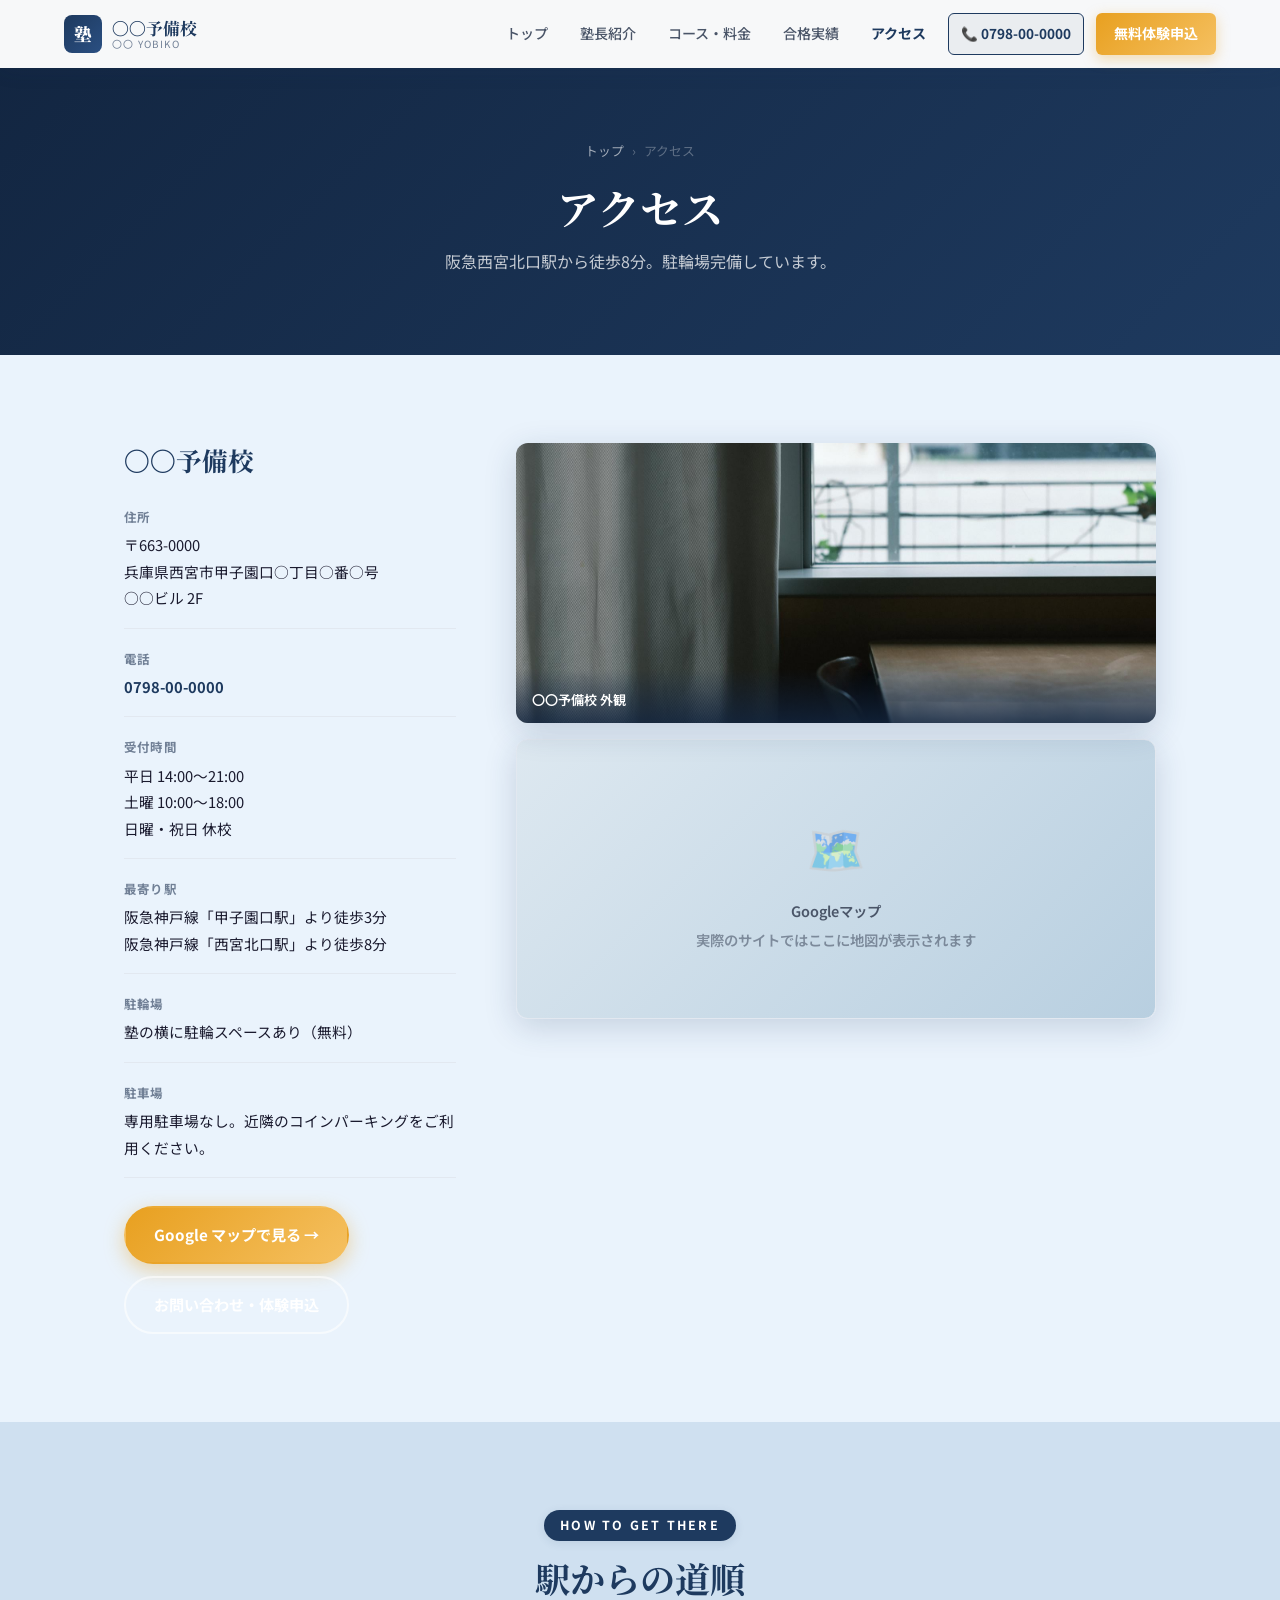
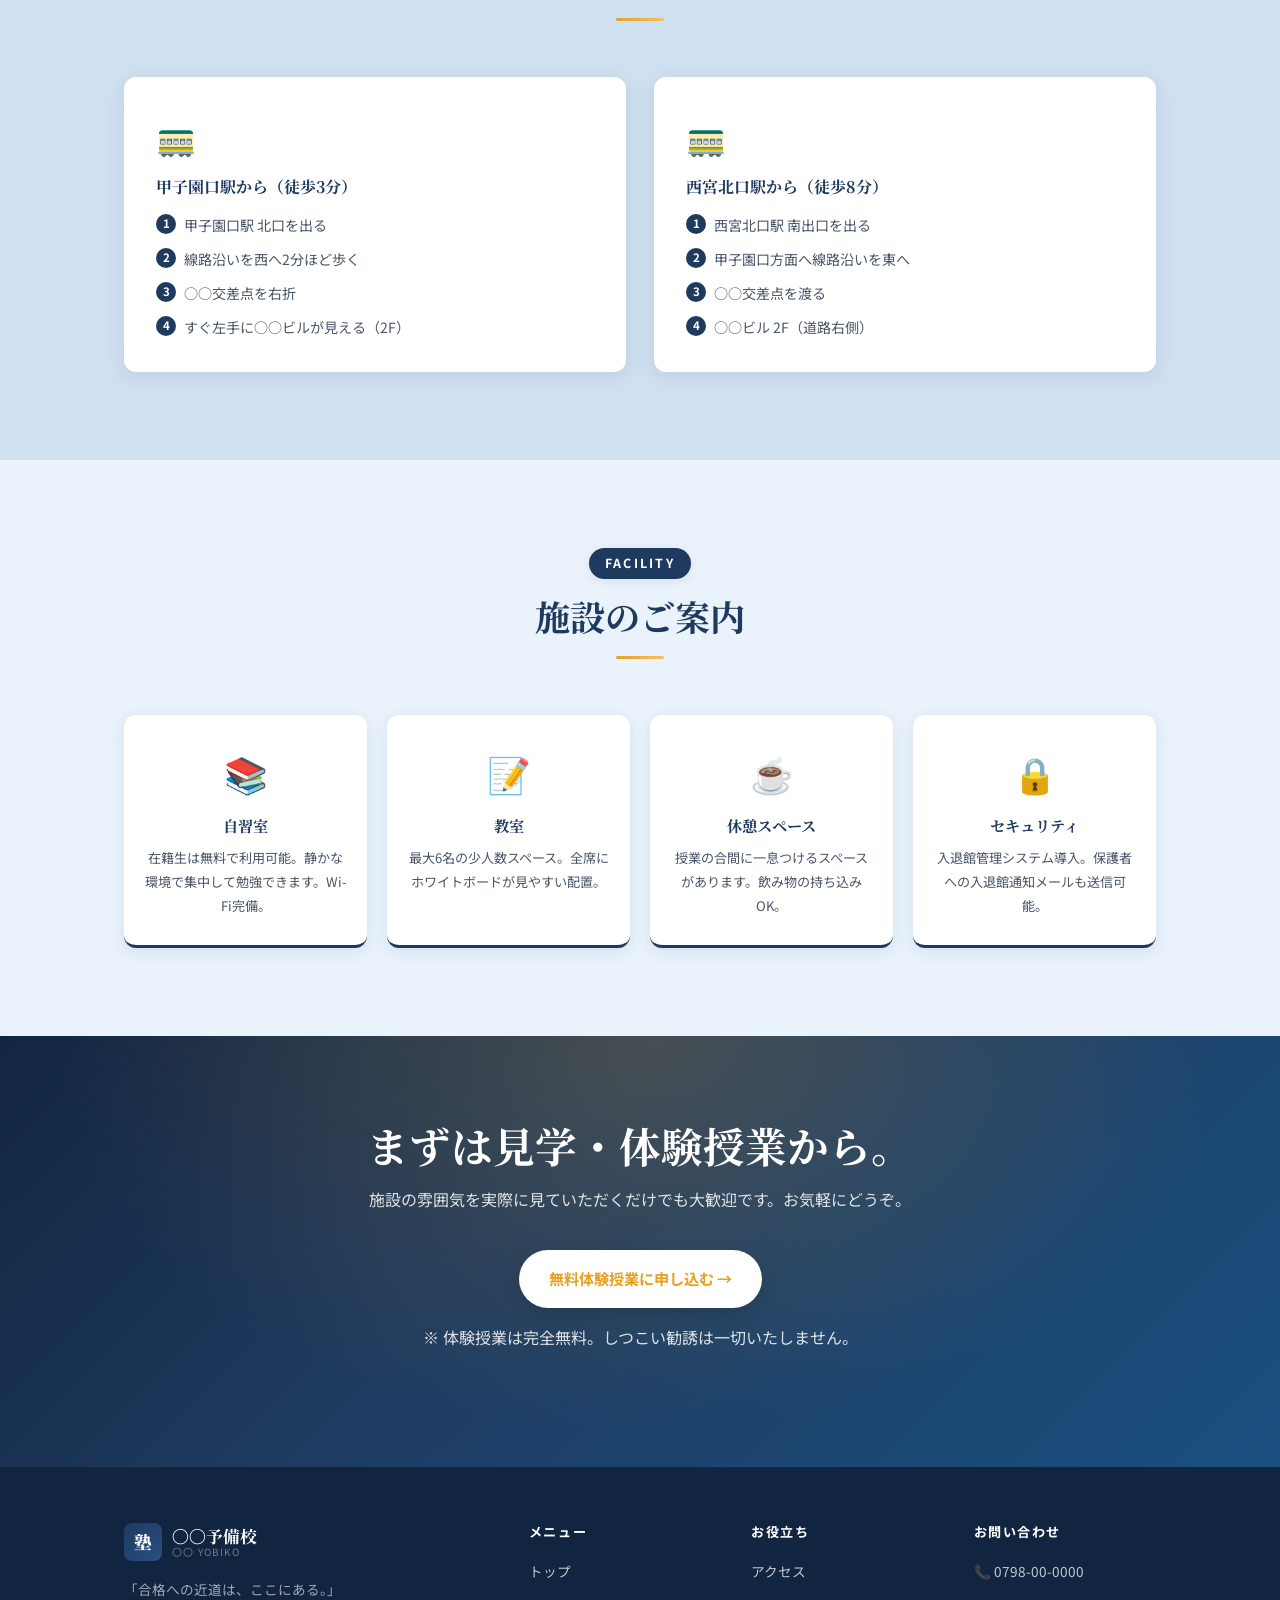
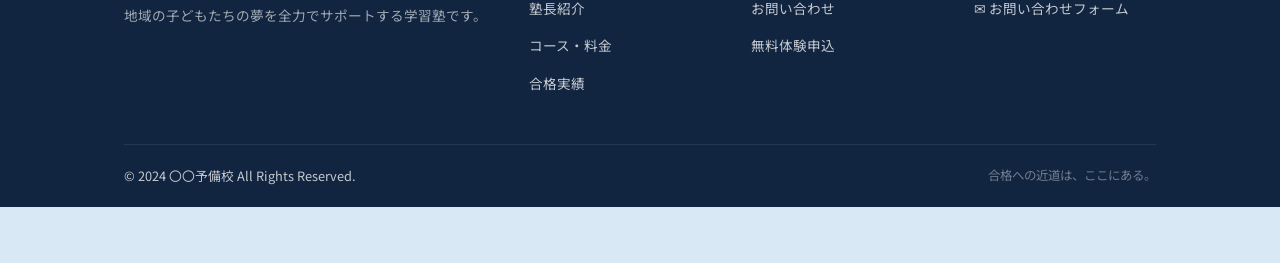
<file: access.html>
<!DOCTYPE html>
<html lang="ja">
<head>
  <meta charset="UTF-8">
  <meta name="viewport" content="width=device-width, initial-scale=1.0">
  <title>アクセス・所在地｜西宮市 甲子園口の学習塾〇〇予備校【阪急甲子園口駅徒歩3分】</title>
  <meta name="description" content="西宮市の学習塾〇〇予備校へのアクセス。阪急「甲子園口駅」より徒歩3分・「西宮北口駅」より徒歩8分。兵庫県西宮市南甲子園2丁目。駐輪場完備。">
  <meta name="keywords" content="〇〇予備校 アクセス,西宮市 塾 場所,甲子園口 学習塾,西宮北口 塾">
  <link rel="canonical" href="https://eishin-yobiko.netlify.app/access.html">
  <meta property="og:title" content="アクセス・所在地｜西宮市 甲子園口の学習塾〇〇予備校">
  <meta property="og:description" content="阪急甲子園口駅より徒歩3分。西宮市南甲子園2丁目。駐輪場完備。平日15:00〜22:00営業。">
  <meta property="og:type" content="website">
  <meta property="og:url" content="https://eishin-yobiko.netlify.app/access.html">
  <meta property="og:image" content="https://eishin-yobiko.netlify.app/images/classroom-empty.jpg">
  <meta property="og:locale" content="ja_JP">
  <meta property="og:site_name" content="〇〇予備校">
  <link rel="stylesheet" href="css/style.css">
  <script type="application/ld+json">
  {
    "@context": "https://schema.org",
    "@type": "LocalBusiness",
    "@id": "https://eishin-yobiko.netlify.app/#business",
    "name": "〇〇予備校",
    "url": "https://eishin-yobiko.netlify.app",
    "telephone": "0798-00-0000",
    "address": {
      "@type": "PostalAddress",
      "streetAddress": "南甲子園2丁目5-8",
      "addressLocality": "西宮市",
      "addressRegion": "兵庫県",
      "postalCode": "663-0001",
      "addressCountry": "JP"
    },
    "openingHoursSpecification": [
      {
        "@type": "OpeningHoursSpecification",
        "dayOfWeek": ["Monday","Tuesday","Wednesday","Thursday","Friday"],
        "opens": "15:00",
        "closes": "22:00"
      },
      {
        "@type": "OpeningHoursSpecification",
        "dayOfWeek": "Saturday",
        "opens": "10:00",
        "closes": "19:00"
      }
    ]
  }
  </script>
</head>
<body>

<header class="header">
  <div class="header-inner">
    <a href="index.html" class="logo">
      <div class="logo-mark">塾</div>
      <div class="logo-text">
        <span class="ja">〇〇予備校</span>
        <span class="en">〇〇 YOBIKO</span>
      </div>
    </a>
    <nav class="nav">
      <a href="index.html">トップ</a>
      <a href="about.html">塾長紹介</a>
      <a href="course.html">コース・料金</a>
      <a href="results.html">合格実績</a>
      <a href="access.html" class="active">アクセス</a>
      <a href="tel:0798000000" class="nav-tel">📞 0798-00-0000</a>
      <a href="contact.html" class="nav-cta">無料体験申込</a>
    </nav>
    <div class="hamburger"><span></span><span></span><span></span></div>
  </div>
</header>
<nav class="mobile-nav">
  <a href="index.html">トップ</a>
  <a href="about.html">塾長紹介</a>
  <a href="course.html">コース・料金</a>
  <a href="results.html">合格実績</a>
  <a href="access.html">アクセス</a>
  <a href="contact.html" class="nav-cta">無料体験申込</a>
</nav>

<div class="page-hero">
  <div class="container">
    <div class="breadcrumb">
      <a href="index.html">トップ</a><span>›</span><span>アクセス</span>
    </div>
    <h1>アクセス</h1>
    <p>阪急西宮北口駅から徒歩8分。駐輪場完備しています。</p>
  </div>
</div>

<!-- アクセス情報 -->
<section class="section">
  <div class="container">
    <div class="access-layout fade-in">
      <div class="access-info">
        <h2>〇〇予備校</h2>
        <dl class="access-dl">
          <dt>住所</dt>
          <dd>〒663-0000<br>兵庫県西宮市甲子園口○丁目○番○号<br>○○ビル 2F</dd>

          <dt>電話</dt>
          <dd><a href="tel:0798000000">0798-00-0000</a></dd>

          <dt>受付時間</dt>
          <dd>平日 14:00〜21:00<br>土曜 10:00〜18:00<br>日曜・祝日 休校</dd>

          <dt>最寄り駅</dt>
          <dd>阪急神戸線「甲子園口駅」より徒歩3分<br>阪急神戸線「西宮北口駅」より徒歩8分</dd>

          <dt>駐輪場</dt>
          <dd>塾の横に駐輪スペースあり（無料）</dd>

          <dt>駐車場</dt>
          <dd>専用駐車場なし。近隣のコインパーキングをご利用ください。</dd>
        </dl>

        <div class="access-buttons">
          <a href="https://maps.google.com" target="_blank" rel="noopener" class="btn btn-primary">Google マップで見る →</a>
          <a href="contact.html" class="btn btn-outline">お問い合わせ・体験申込</a>
        </div>
      </div>

      <div class="access-map">
        <div class="access-photo-wrap">
          <img src="images/classroom-empty.jpg" alt="西宮市〇〇予備校 教室の外観" loading="lazy">
          <div class="access-photo-label">〇〇予備校 外観</div>
        </div>
        <div class="map-placeholder" style="margin-top:16px; aspect-ratio:16/7;">
          <div class="map-placeholder-inner">
            <div class="map-icon">🗺️</div>
            <p>Googleマップ</p>
            <p class="map-placeholder-note">実際のサイトではここに地図が表示されます</p>
          </div>
        </div>
      </div>
    </div>
  </div>
</section>

<!-- 道順 -->
<section class="section section-bg">
  <div class="container">
    <div class="section-head fade-in">
      <div class="label">HOW TO GET THERE</div>
      <h2>駅からの道順</h2>
      <div class="divider"></div>
    </div>
    <div class="directions-grid fade-in">
      <div class="direction-card">
        <div class="direction-icon">🚃</div>
        <h3>甲子園口駅から（徒歩3分）</h3>
        <ol class="direction-steps">
          <li>甲子園口駅 北口を出る</li>
          <li>線路沿いを西へ2分ほど歩く</li>
          <li>○○交差点を右折</li>
          <li>すぐ左手に○○ビルが見える（2F）</li>
        </ol>
      </div>
      <div class="direction-card">
        <div class="direction-icon">🚃</div>
        <h3>西宮北口駅から（徒歩8分）</h3>
        <ol class="direction-steps">
          <li>西宮北口駅 南出口を出る</li>
          <li>甲子園口方面へ線路沿いを東へ</li>
          <li>○○交差点を渡る</li>
          <li>○○ビル 2F（道路右側）</li>
        </ol>
      </div>
    </div>
  </div>
</section>

<!-- 施設情報 -->
<section class="section">
  <div class="container">
    <div class="section-head fade-in">
      <div class="label">FACILITY</div>
      <h2>施設のご案内</h2>
      <div class="divider"></div>
    </div>
    <div class="facility-grid fade-in">
      <div class="facility-card">
        <div class="facility-icon">📚</div>
        <h3>自習室</h3>
        <p>在籍生は無料で利用可能。静かな環境で集中して勉強できます。Wi-Fi完備。</p>
      </div>
      <div class="facility-card">
        <div class="facility-icon">📝</div>
        <h3>教室</h3>
        <p>最大6名の少人数スペース。全席にホワイトボードが見やすい配置。</p>
      </div>
      <div class="facility-card">
        <div class="facility-icon">☕</div>
        <h3>休憩スペース</h3>
        <p>授業の合間に一息つけるスペースがあります。飲み物の持ち込みOK。</p>
      </div>
      <div class="facility-card">
        <div class="facility-icon">🔒</div>
        <h3>セキュリティ</h3>
        <p>入退館管理システム導入。保護者への入退館通知メールも送信可能。</p>
      </div>
    </div>
  </div>
</section>

<!-- CTA -->
<section class="cta-section">
  <div class="container fade-in">
    <h2>まずは見学・体験授業から。</h2>
    <p>施設の雰囲気を実際に見ていただくだけでも大歓迎です。お気軽にどうぞ。</p>
    <a href="contact.html" class="btn btn-white">無料体験授業に申し込む →</a>
    <p class="cta-note">※ 体験授業は完全無料。しつこい勧誘は一切いたしません。</p>
  </div>
</section>

<footer class="footer">
  <div class="container">
    <div class="footer-grid">
      <div class="footer-brand">
        <div class="logo">
          <div class="logo-mark">塾</div>
          <div class="logo-text"><span class="ja">〇〇予備校</span><span class="en">〇〇 YOBIKO</span></div>
        </div>
        <p>「合格への近道は、ここにある。」<br>地域の子どもたちの夢を全力でサポートする学習塾です。</p>
      </div>
      <div class="footer-col"><h4>メニュー</h4><ul><li><a href="index.html">トップ</a></li><li><a href="about.html">塾長紹介</a></li><li><a href="course.html">コース・料金</a></li><li><a href="results.html">合格実績</a></li></ul></div>
      <div class="footer-col"><h4>お役立ち</h4><ul><li><a href="access.html">アクセス</a></li><li><a href="contact.html">お問い合わせ</a></li><li><a href="contact.html">無料体験申込</a></li></ul></div>
      <div class="footer-col"><h4>お問い合わせ</h4><ul><li><a href="tel:0798000000">📞 0798-00-0000</a></li><li><a href="contact.html">✉ お問い合わせフォーム</a></li></ul></div>
    </div>
    <div class="footer-bottom">
      <p>© 2024 〇〇予備校 All Rights Reserved.</p>
      <p class="tagline">合格への近道は、ここにある。</p>
    </div>
  </div>
</footer>

<script src="js/main.js"></script>
</body>
</html>
</file>
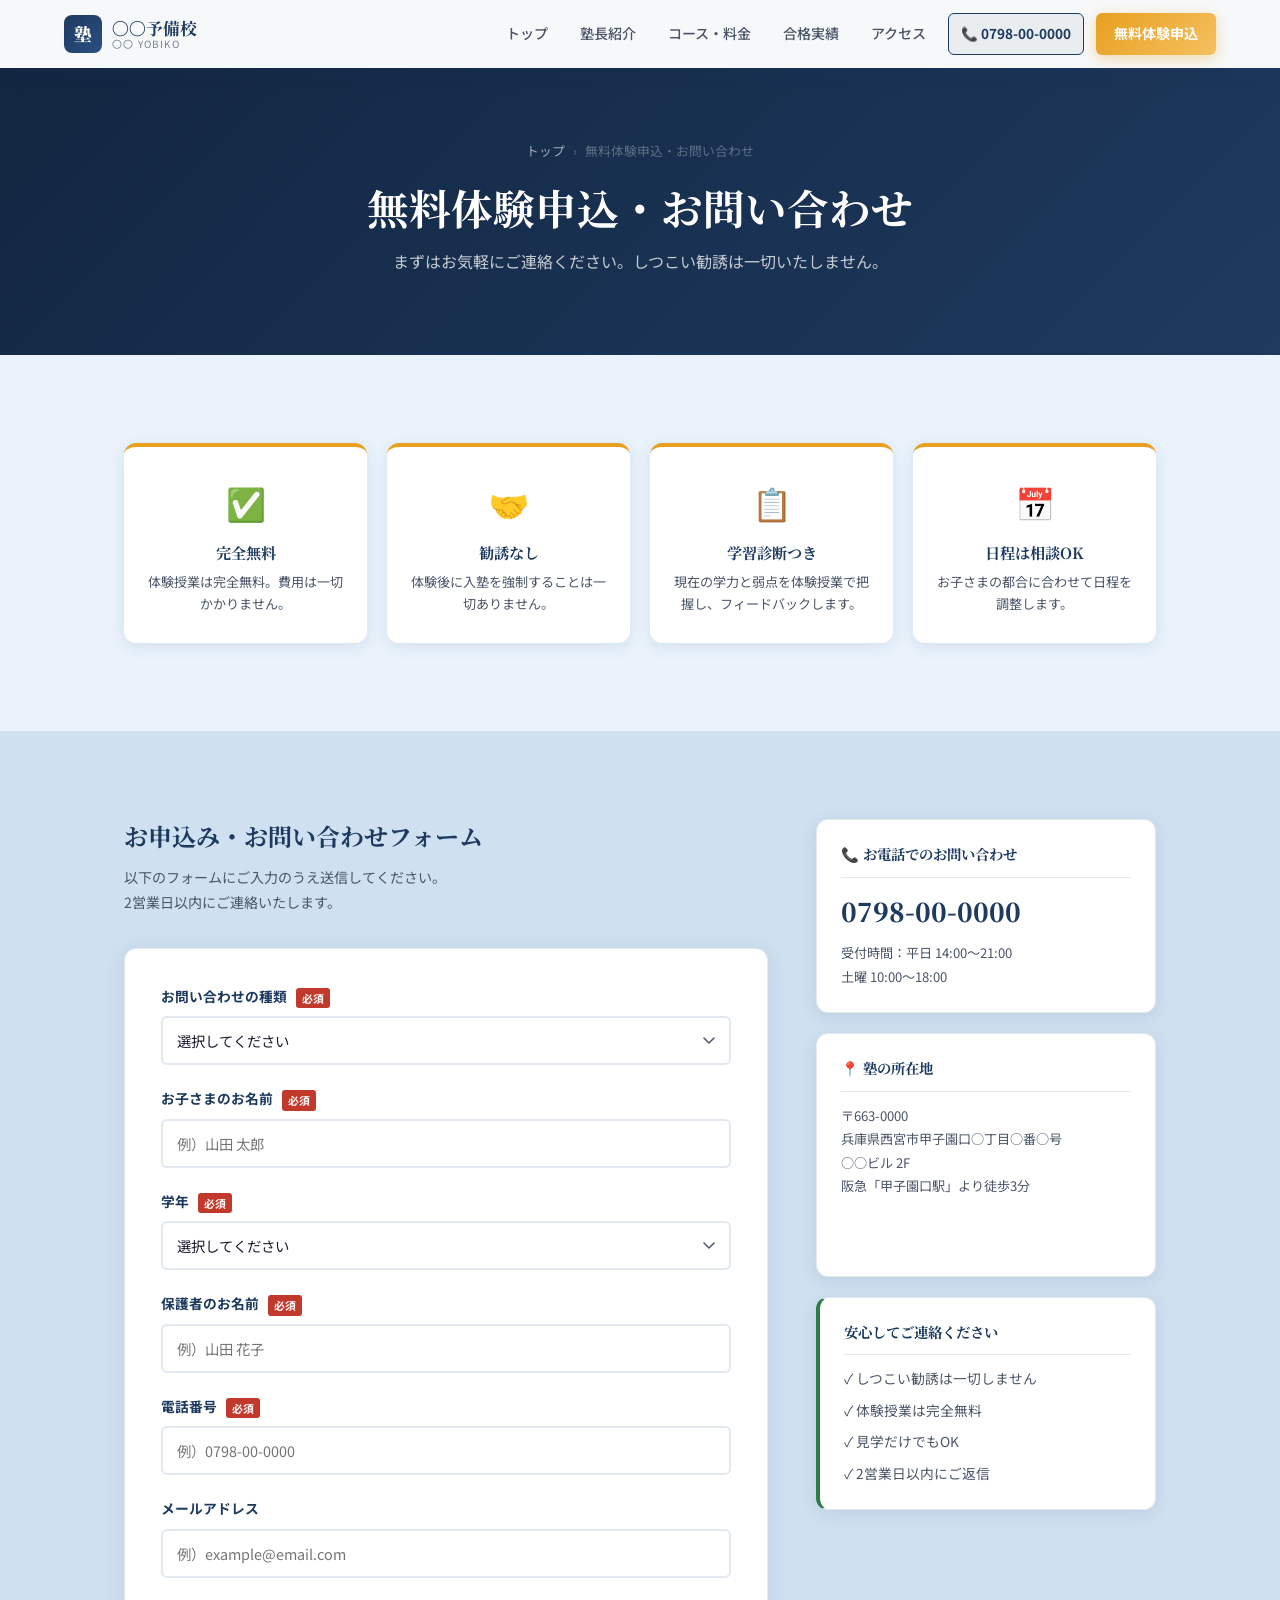
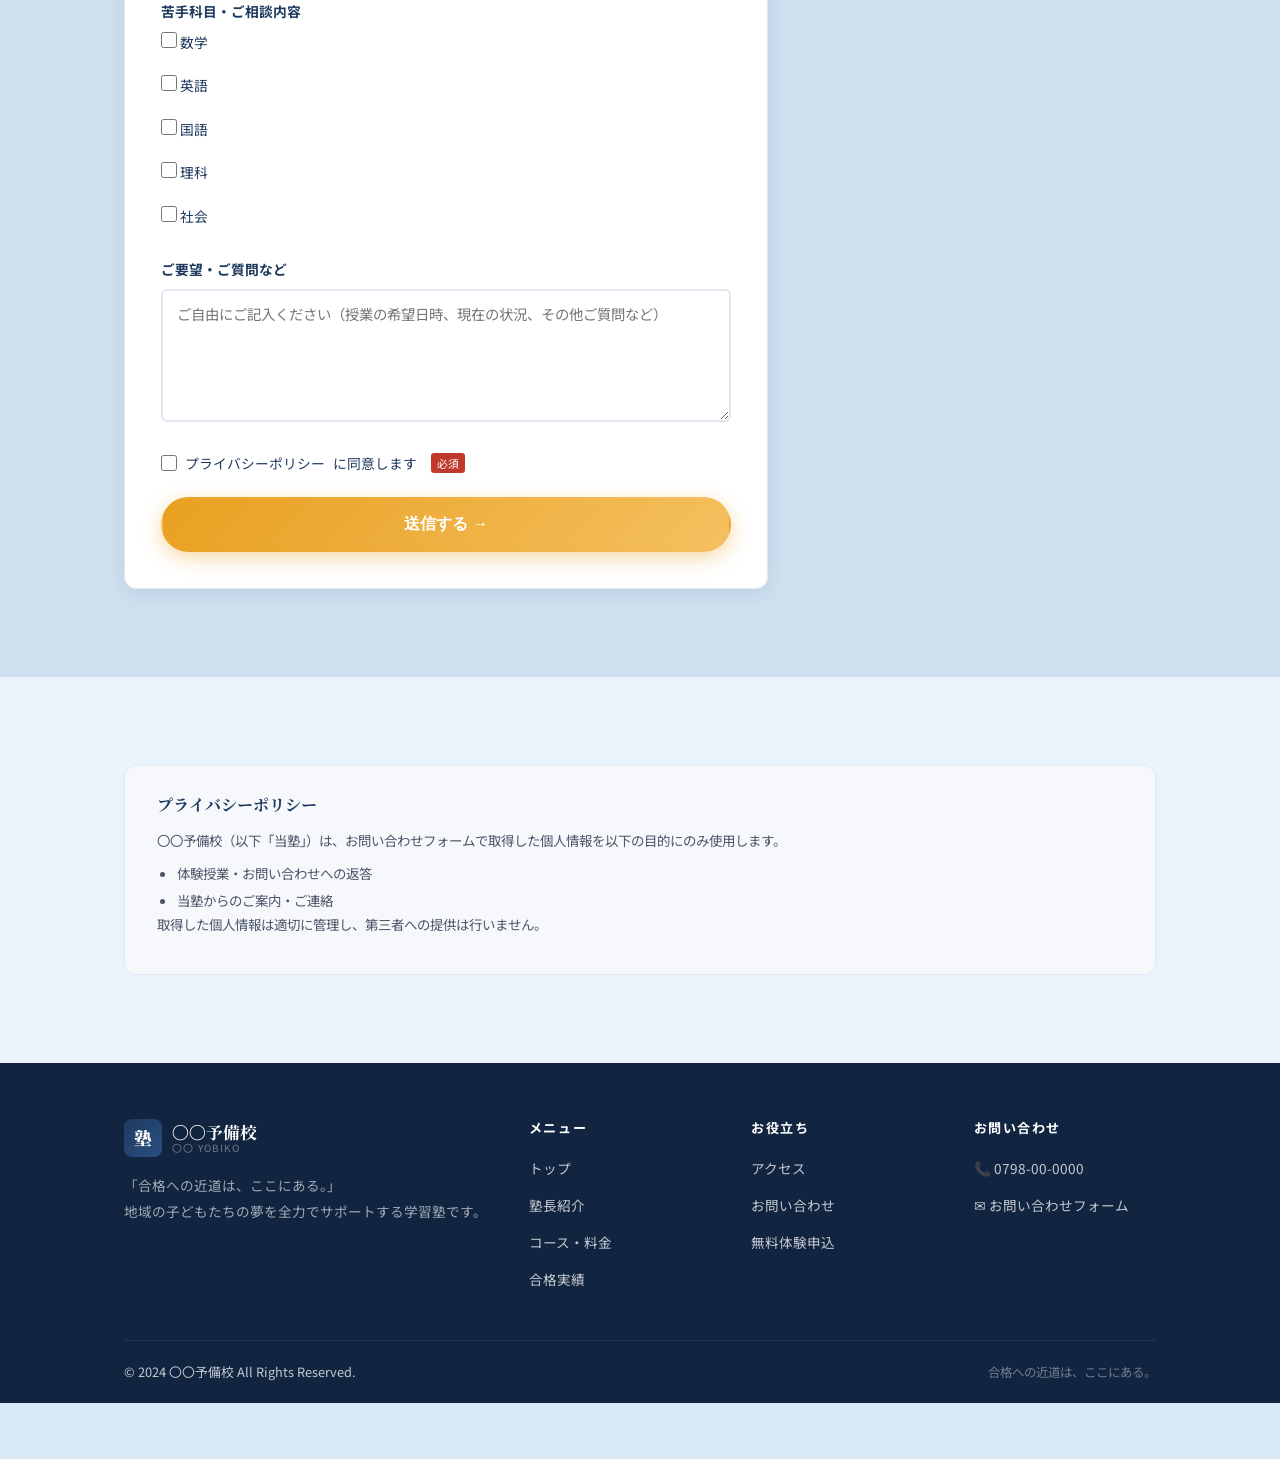
<file: contact.html>
<!DOCTYPE html>
<html lang="ja">
<head>
  <meta charset="UTF-8">
  <meta name="viewport" content="width=device-width, initial-scale=1.0">
  <title>無料体験授業お申込み・お問い合わせ｜西宮市の学習塾〇〇予備校</title>
  <meta name="description" content="西宮市の学習塾〇〇予備校への無料体験授業のお申し込みはこちら。完全無料・勧誘なし・当日予約OK。お電話またはフォームからお気軽にどうぞ。">
  <meta name="keywords" content="〇〇予備校 体験授業,西宮市 塾 無料体験,学習塾 お問い合わせ 西宮">
  <link rel="canonical" href="https://eishin-yobiko.netlify.app/contact.html">
  <meta property="og:title" content="無料体験授業お申込み｜西宮市の学習塾〇〇予備校">
  <meta property="og:description" content="西宮市〇〇予備校への無料体験授業お申し込み。完全無料・勧誘なし・当日予約OK。">
  <meta property="og:type" content="website">
  <meta property="og:url" content="https://eishin-yobiko.netlify.app/contact.html">
  <meta property="og:image" content="https://eishin-yobiko.netlify.app/images/hero-teacher.jpg">
  <meta property="og:locale" content="ja_JP">
  <meta property="og:site_name" content="〇〇予備校">
  <link rel="stylesheet" href="css/style.css">
</head>
<body>

<header class="header">
  <div class="header-inner">
    <a href="index.html" class="logo">
      <div class="logo-mark">塾</div>
      <div class="logo-text">
        <span class="ja">〇〇予備校</span>
        <span class="en">〇〇 YOBIKO</span>
      </div>
    </a>
    <nav class="nav">
      <a href="index.html">トップ</a>
      <a href="about.html">塾長紹介</a>
      <a href="course.html">コース・料金</a>
      <a href="results.html">合格実績</a>
      <a href="access.html">アクセス</a>
      <a href="tel:0798000000" class="nav-tel">📞 0798-00-0000</a>
      <a href="contact.html" class="nav-cta active">無料体験申込</a>
    </nav>
    <div class="hamburger"><span></span><span></span><span></span></div>
  </div>
</header>
<nav class="mobile-nav">
  <a href="index.html">トップ</a>
  <a href="about.html">塾長紹介</a>
  <a href="course.html">コース・料金</a>
  <a href="results.html">合格実績</a>
  <a href="access.html">アクセス</a>
  <a href="contact.html" class="nav-cta">無料体験申込</a>
</nav>

<div class="page-hero">
  <div class="container">
    <div class="breadcrumb">
      <a href="index.html">トップ</a><span>›</span><span>無料体験申込・お問い合わせ</span>
    </div>
    <h1>無料体験申込・お問い合わせ</h1>
    <p>まずはお気軽にご連絡ください。しつこい勧誘は一切いたしません。</p>
  </div>
</div>

<!-- 体験授業について -->
<section class="section">
  <div class="container">
    <div class="trial-info fade-in">
      <div class="trial-info-grid">
        <div class="trial-info-item">
          <div class="trial-icon">✅</div>
          <h3>完全無料</h3>
          <p>体験授業は完全無料。費用は一切かかりません。</p>
        </div>
        <div class="trial-info-item">
          <div class="trial-icon">🤝</div>
          <h3>勧誘なし</h3>
          <p>体験後に入塾を強制することは一切ありません。</p>
        </div>
        <div class="trial-info-item">
          <div class="trial-icon">📋</div>
          <h3>学習診断つき</h3>
          <p>現在の学力と弱点を体験授業で把握し、フィードバックします。</p>
        </div>
        <div class="trial-info-item">
          <div class="trial-icon">📅</div>
          <h3>日程は相談OK</h3>
          <p>お子さまの都合に合わせて日程を調整します。</p>
        </div>
      </div>
    </div>
  </div>
</section>

<!-- フォーム -->
<section class="section section-bg">
  <div class="container">
    <div class="contact-wrap fade-in">
      <div class="contact-form-col">
        <h2>お申込み・お問い合わせフォーム</h2>
        <p class="contact-lead">以下のフォームにご入力のうえ送信してください。<br>2営業日以内にご連絡いたします。</p>

        <form class="contact-form" name="contact" netlify>
          <div class="form-fields">
            <div class="form-group">
              <label for="type">お問い合わせの種類 <span class="required">必須</span></label>
              <select id="type" name="type" required>
                <option value="">選択してください</option>
                <option value="trial">無料体験授業の申し込み</option>
                <option value="question">コース・料金について</option>
                <option value="visit">見学希望</option>
                <option value="other">その他のお問い合わせ</option>
              </select>
            </div>

            <div class="form-group">
              <label for="student-name">お子さまのお名前 <span class="required">必須</span></label>
              <input type="text" id="student-name" name="student-name" placeholder="例）山田 太郎" required>
            </div>

            <div class="form-group">
              <label for="grade">学年 <span class="required">必須</span></label>
              <select id="grade" name="grade" required>
                <option value="">選択してください</option>
                <option value="junior1">中学1年生</option>
                <option value="junior2">中学2年生</option>
                <option value="junior3">中学3年生</option>
                <option value="other">その他・未定</option>
              </select>
            </div>

            <div class="form-group">
              <label for="parent-name">保護者のお名前 <span class="required">必須</span></label>
              <input type="text" id="parent-name" name="parent-name" placeholder="例）山田 花子" required>
            </div>

            <div class="form-group">
              <label for="phone">電話番号 <span class="required">必須</span></label>
              <input type="tel" id="phone" name="phone" placeholder="例）0798-00-0000" required>
            </div>

            <div class="form-group">
              <label for="email">メールアドレス</label>
              <input type="email" id="email" name="email" placeholder="例）example@email.com">
            </div>

            <div class="form-group">
              <label for="subject">苦手科目・ご相談内容</label>
              <div class="checkbox-group">
                <label class="checkbox-label"><input type="checkbox" name="subject" value="math"> 数学</label>
                <label class="checkbox-label"><input type="checkbox" name="subject" value="english"> 英語</label>
                <label class="checkbox-label"><input type="checkbox" name="subject" value="japanese"> 国語</label>
                <label class="checkbox-label"><input type="checkbox" name="subject" value="science"> 理科</label>
                <label class="checkbox-label"><input type="checkbox" name="subject" value="social"> 社会</label>
              </div>
            </div>

            <div class="form-group">
              <label for="message">ご要望・ご質問など</label>
              <textarea id="message" name="message" rows="5" placeholder="ご自由にご記入ください（授業の希望日時、現在の状況、その他ご質問など）"></textarea>
            </div>

            <div class="form-group">
              <label class="checkbox-label privacy">
                <input type="checkbox" name="privacy" required>
                <a href="#privacy">プライバシーポリシー</a>に同意します <span class="required">必須</span>
              </label>
            </div>

            <button type="submit" class="btn btn-primary btn-full">送信する →</button>
          </div>

          <div class="form-success" style="display:none;">
            <div class="success-icon">✅</div>
            <h3>送信が完了しました</h3>
            <p>お問い合わせありがとうございます。<br>2営業日以内にご連絡いたします。</p>
            <a href="index.html" class="btn btn-outline">トップページへ戻る</a>
          </div>
        </form>
      </div>

      <div class="contact-side-col">
        <div class="contact-side-card">
          <h3>📞 お電話でのお問い合わせ</h3>
          <a href="tel:0798000000" class="contact-tel">0798-00-0000</a>
          <p>受付時間：平日 14:00〜21:00<br>土曜 10:00〜18:00</p>
        </div>

        <div class="contact-side-card">
          <h3>📍 塾の所在地</h3>
          <p>〒663-0000<br>兵庫県西宮市甲子園口○丁目○番○号<br>○○ビル 2F</p>
          <p>阪急「甲子園口駅」より徒歩3分</p>
          <a href="access.html" class="btn btn-outline btn-sm">アクセス詳細</a>
        </div>

        <div class="contact-side-card contact-side-reassure">
          <h3>安心してご連絡ください</h3>
          <ul>
            <li>✓ しつこい勧誘は一切しません</li>
            <li>✓ 体験授業は完全無料</li>
            <li>✓ 見学だけでもOK</li>
            <li>✓ 2営業日以内にご返信</li>
          </ul>
        </div>
      </div>
    </div>
  </div>
</section>

<!-- プライバシーポリシー -->
<section class="section" id="privacy">
  <div class="container">
    <div class="privacy-box fade-in">
      <h3>プライバシーポリシー</h3>
      <p>〇〇予備校（以下「当塾」）は、お問い合わせフォームで取得した個人情報を以下の目的にのみ使用します。</p>
      <ul>
        <li>体験授業・お問い合わせへの返答</li>
        <li>当塾からのご案内・ご連絡</li>
      </ul>
      <p>取得した個人情報は適切に管理し、第三者への提供は行いません。</p>
    </div>
  </div>
</section>

<footer class="footer">
  <div class="container">
    <div class="footer-grid">
      <div class="footer-brand">
        <div class="logo">
          <div class="logo-mark">塾</div>
          <div class="logo-text"><span class="ja">〇〇予備校</span><span class="en">〇〇 YOBIKO</span></div>
        </div>
        <p>「合格への近道は、ここにある。」<br>地域の子どもたちの夢を全力でサポートする学習塾です。</p>
      </div>
      <div class="footer-col"><h4>メニュー</h4><ul><li><a href="index.html">トップ</a></li><li><a href="about.html">塾長紹介</a></li><li><a href="course.html">コース・料金</a></li><li><a href="results.html">合格実績</a></li></ul></div>
      <div class="footer-col"><h4>お役立ち</h4><ul><li><a href="access.html">アクセス</a></li><li><a href="contact.html">お問い合わせ</a></li><li><a href="contact.html">無料体験申込</a></li></ul></div>
      <div class="footer-col"><h4>お問い合わせ</h4><ul><li><a href="tel:0798000000">📞 0798-00-0000</a></li><li><a href="contact.html">✉ お問い合わせフォーム</a></li></ul></div>
    </div>
    <div class="footer-bottom">
      <p>© 2024 〇〇予備校 All Rights Reserved.</p>
      <p class="tagline">合格への近道は、ここにある。</p>
    </div>
  </div>
</footer>

<script src="js/main.js"></script>
</body>
</html>
</file>
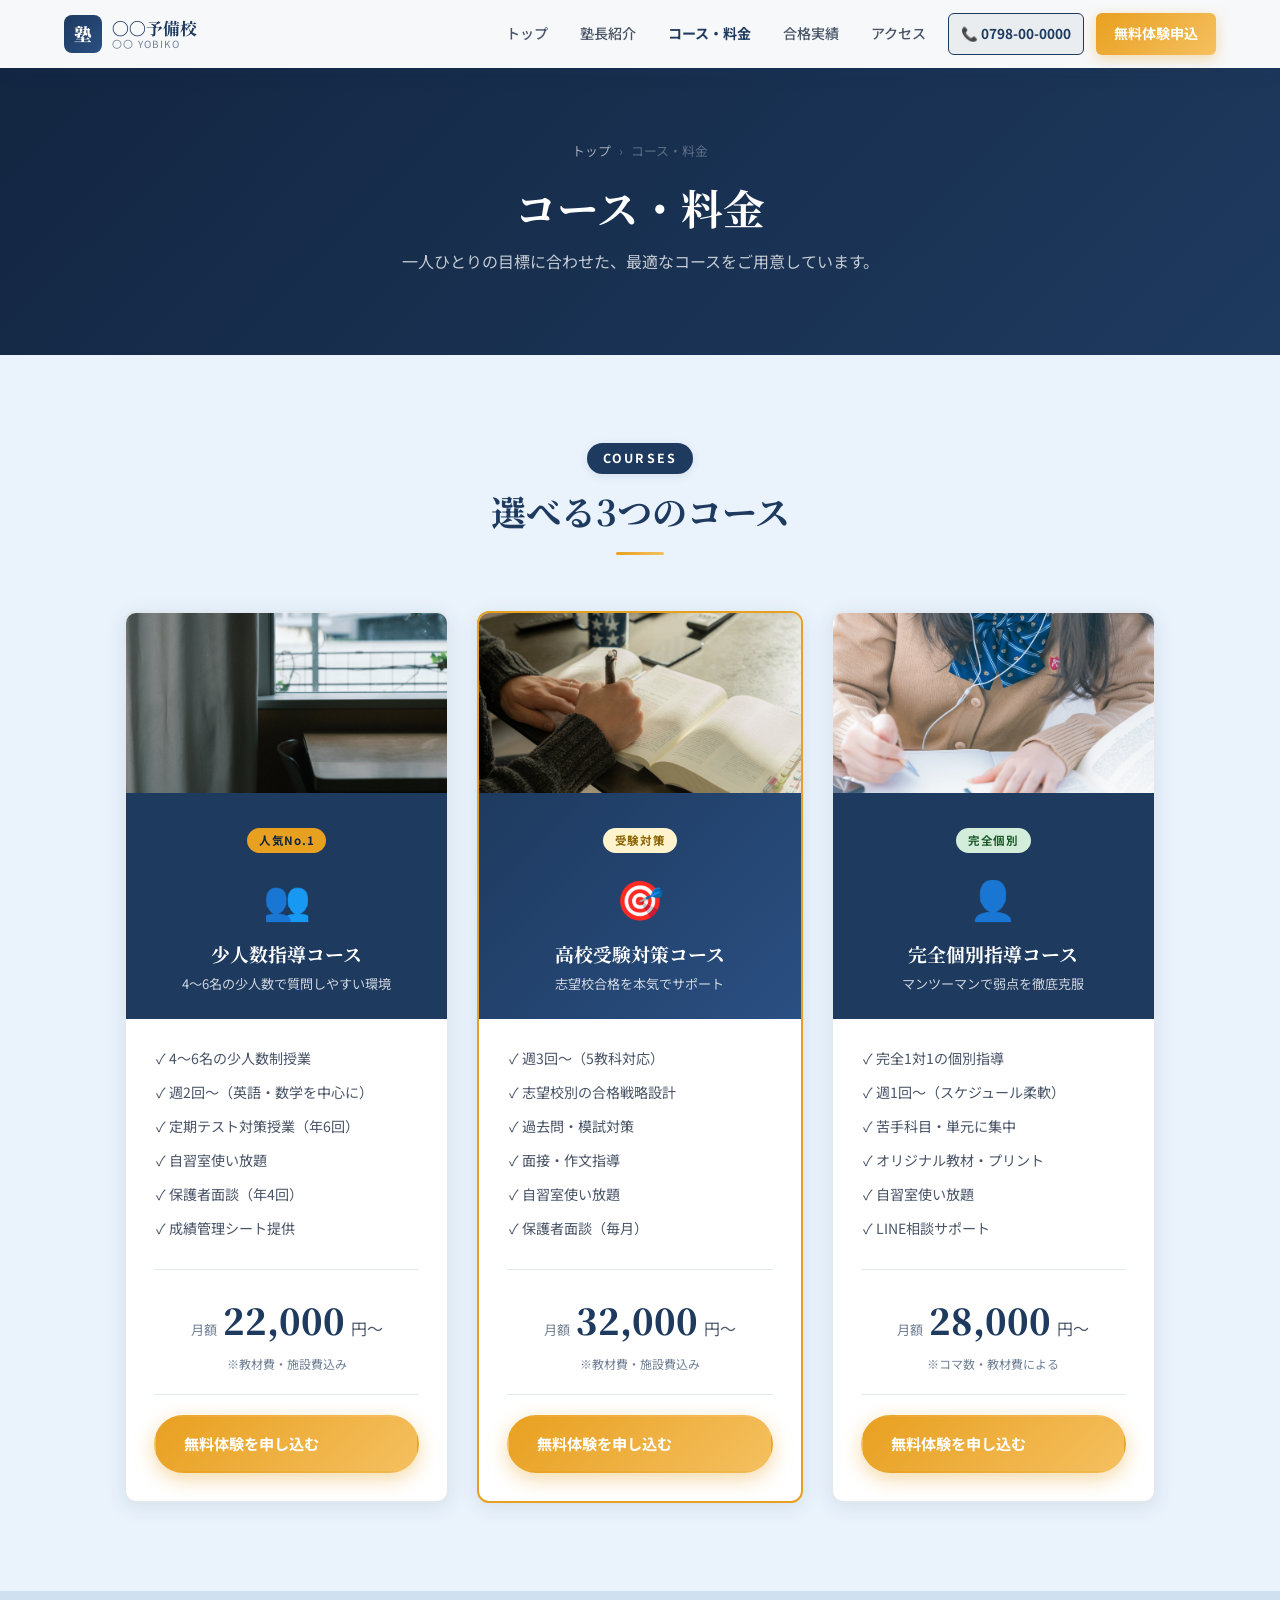
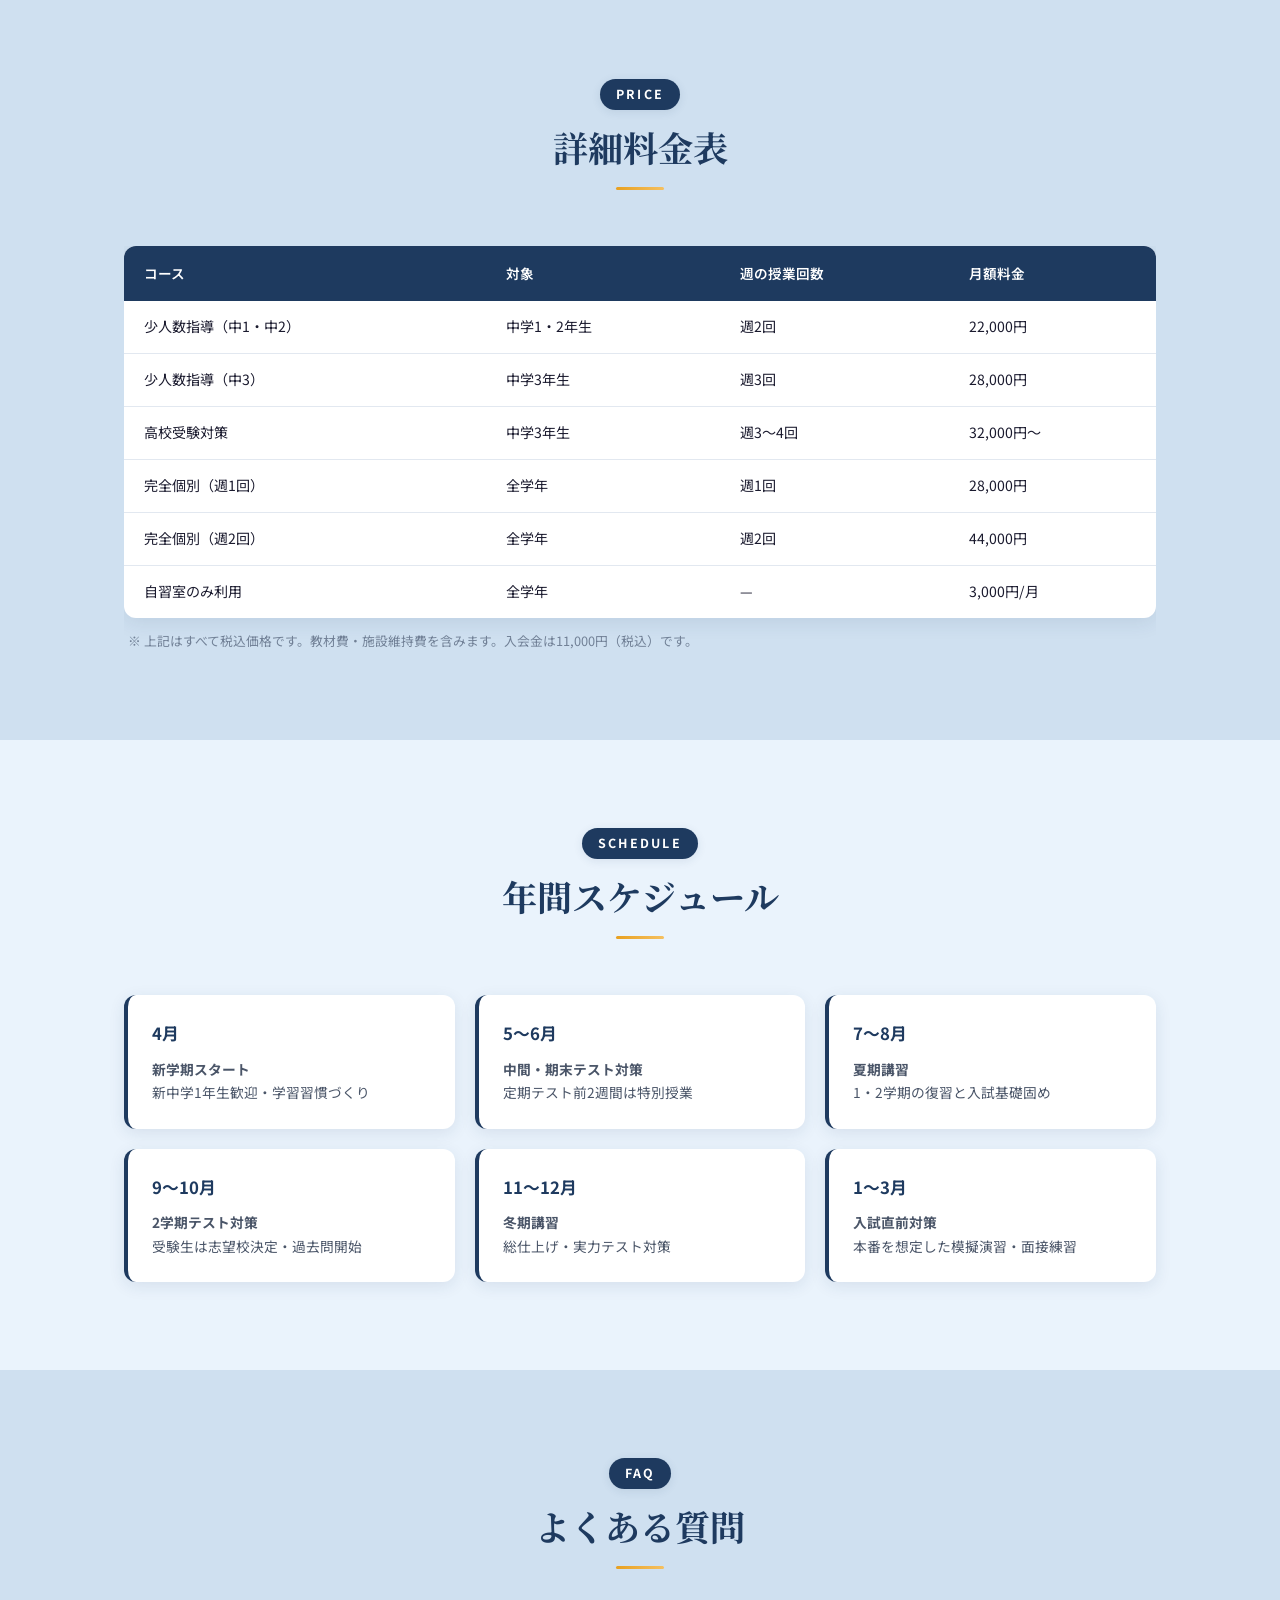
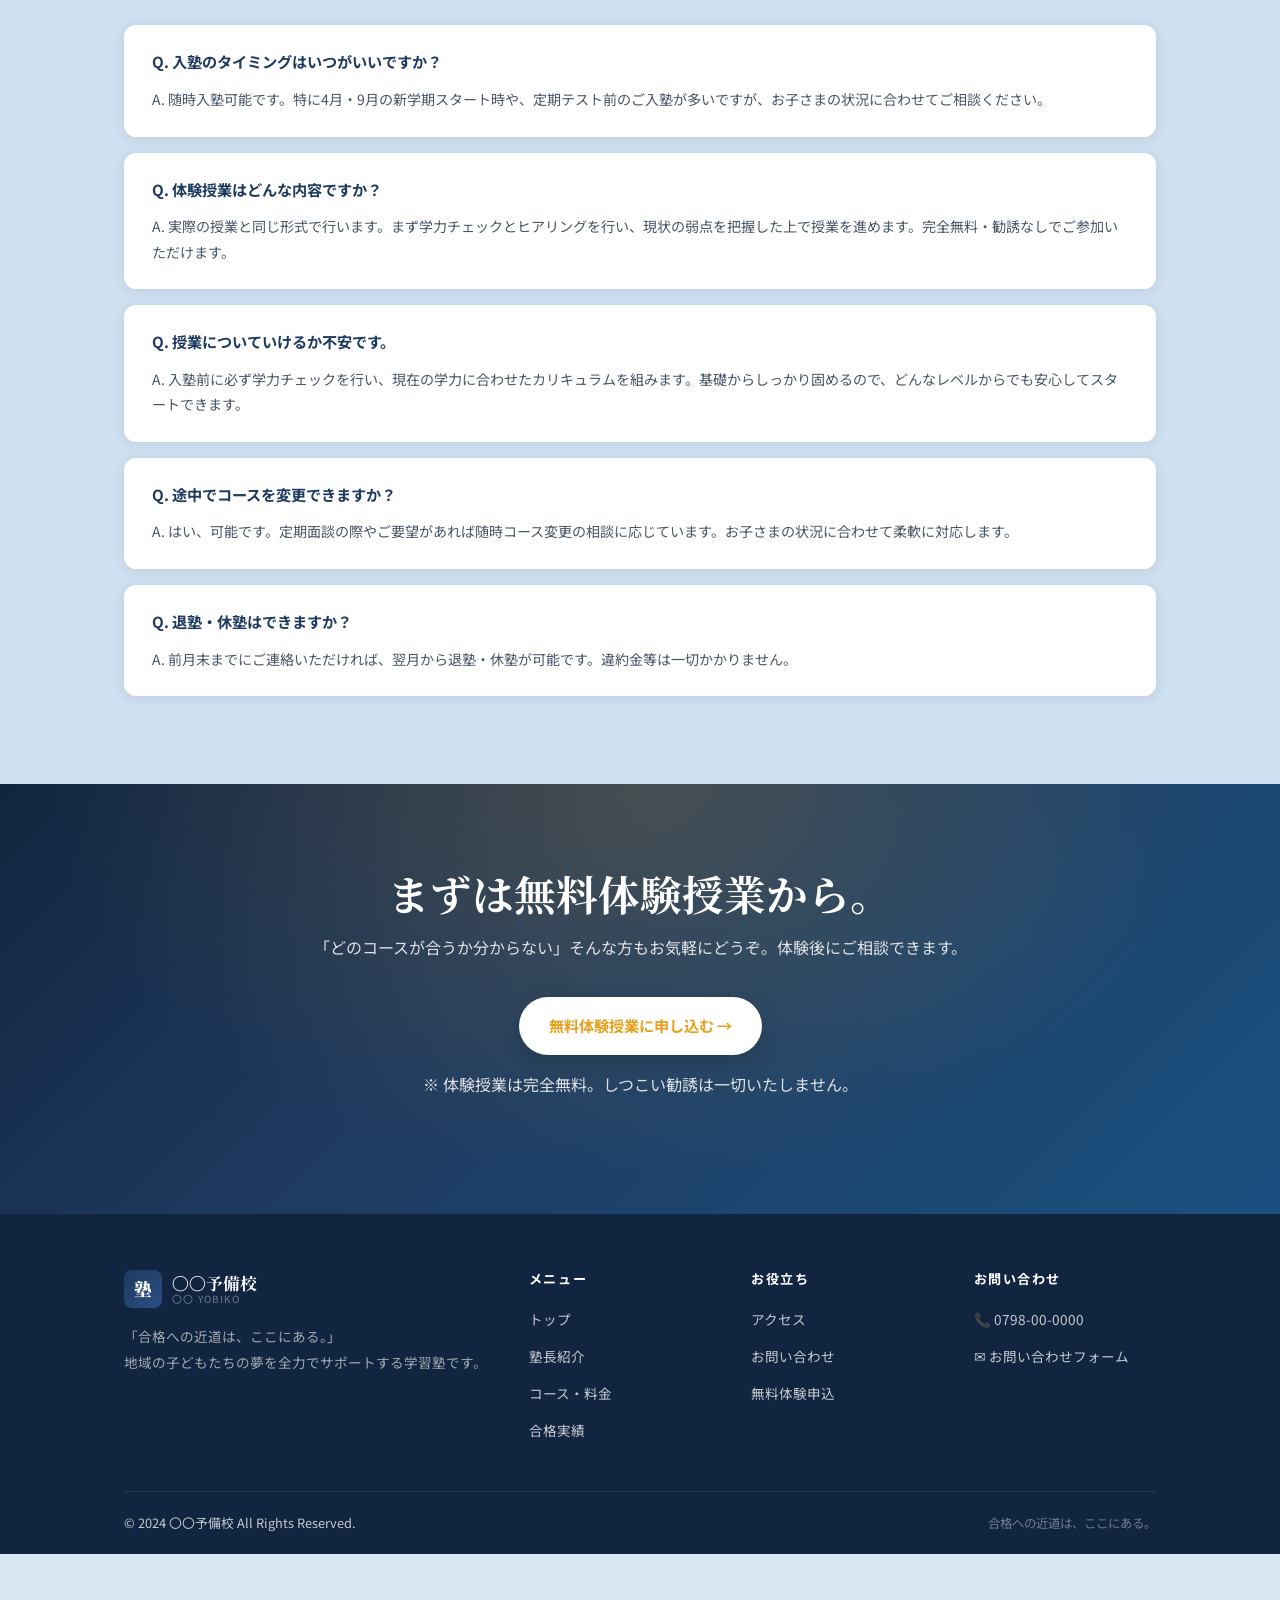
<file: course.html>
<!DOCTYPE html>
<html lang="ja">
<head>
  <meta charset="UTF-8">
  <meta name="viewport" content="width=device-width, initial-scale=1.0">
  <title>コース・料金一覧｜西宮市の学習塾〇〇予備校【中学生向け少人数指導】</title>
  <meta name="description" content="西宮市の学習塾〇〇予備校のコース・料金案内。少人数指導コース（月22,000円〜）・高校受験対策コース・完全個別コースをご用意。無料体験授業受付中。">
  <meta name="keywords" content="西宮市 塾 料金,西宮市 学習塾 コース,中学生 塾 月謝 西宮,高校受験対策 塾 西宮">
  <link rel="canonical" href="https://eishin-yobiko.netlify.app/course.html">
  <meta property="og:title" content="コース・料金一覧｜西宮市の学習塾〇〇予備校">
  <meta property="og:description" content="西宮市〇〇予備校のコース・料金。少人数指導22,000円〜・受験対策・個別指導。無料体験受付中。">
  <meta property="og:type" content="website">
  <meta property="og:url" content="https://eishin-yobiko.netlify.app/course.html">
  <meta property="og:image" content="https://eishin-yobiko.netlify.app/images/classroom-empty.jpg">
  <meta property="og:locale" content="ja_JP">
  <meta property="og:site_name" content="〇〇予備校">
  <link rel="stylesheet" href="css/style.css">
  <script type="application/ld+json">
  {
    "@context": "https://schema.org",
    "@type": "FAQPage",
    "mainEntity": [
      {
        "@type": "Question",
        "name": "入塾のタイミングはいつがいいですか？",
        "acceptedAnswer": {
          "@type": "Answer",
          "text": "随時入塾可能です。特に4月・9月の新学期スタート時や、定期テスト前のご入塾が多いですが、お子さまの状況に合わせてご相談ください。"
        }
      },
      {
        "@type": "Question",
        "name": "体験授業はどんな内容ですか？",
        "acceptedAnswer": {
          "@type": "Answer",
          "text": "実際の授業と同じ形式で行います。まず学力チェックとヒアリングを行い、現状の弱点を把握した上で授業を進めます。完全無料・勧誘なしでご参加いただけます。"
        }
      },
      {
        "@type": "Question",
        "name": "授業についていけるか不安です。",
        "acceptedAnswer": {
          "@type": "Answer",
          "text": "入塾前に必ず学力チェックを行い、現在の学力に合わせたカリキュラムを組みます。基礎からしっかり固めるので、どんなレベルからでも安心してスタートできます。"
        }
      },
      {
        "@type": "Question",
        "name": "途中でコースを変更できますか？",
        "acceptedAnswer": {
          "@type": "Answer",
          "text": "はい、可能です。定期面談の際やご要望があれば随時コース変更の相談に応じています。お子さまの状況に合わせて柔軟に対応します。"
        }
      },
      {
        "@type": "Question",
        "name": "退塾・休塾はできますか？",
        "acceptedAnswer": {
          "@type": "Answer",
          "text": "前月末までにご連絡いただければ、翌月から退塾・休塾が可能です。違約金等は一切かかりません。"
        }
      }
    ]
  }
  </script>
</head>
<body>

<header class="header">
  <div class="header-inner">
    <a href="index.html" class="logo">
      <div class="logo-mark">塾</div>
      <div class="logo-text">
        <span class="ja">〇〇予備校</span>
        <span class="en">〇〇 YOBIKO</span>
      </div>
    </a>
    <nav class="nav">
      <a href="index.html">トップ</a>
      <a href="about.html">塾長紹介</a>
      <a href="course.html" class="active">コース・料金</a>
      <a href="results.html">合格実績</a>
      <a href="access.html">アクセス</a>
      <a href="tel:0798000000" class="nav-tel">📞 0798-00-0000</a>
      <a href="contact.html" class="nav-cta">無料体験申込</a>
    </nav>
    <div class="hamburger"><span></span><span></span><span></span></div>
  </div>
</header>
<nav class="mobile-nav">
  <a href="index.html">トップ</a>
  <a href="about.html">塾長紹介</a>
  <a href="course.html">コース・料金</a>
  <a href="results.html">合格実績</a>
  <a href="access.html">アクセス</a>
  <a href="contact.html" class="nav-cta">無料体験申込</a>
</nav>

<div class="page-hero">
  <div class="container">
    <div class="breadcrumb">
      <a href="index.html">トップ</a><span>›</span><span>コース・料金</span>
    </div>
    <h1>コース・料金</h1>
    <p>一人ひとりの目標に合わせた、最適なコースをご用意しています。</p>
  </div>
</div>

<!-- コース一覧 -->
<section class="section">
  <div class="container">
    <div class="section-head fade-in">
      <div class="label">COURSES</div>
      <h2>選べる3つのコース</h2>
      <div class="divider"></div>
    </div>

    <div class="course-cards fade-in">

      <div class="course-card">
        <div class="course-card-img">
          <img src="images/classroom-empty.jpg" alt="西宮市〇〇予備校 少人数指導の教室" loading="lazy">
        </div>
        <div class="course-card-header">
          <div class="course-badge">人気No.1</div>
          <div class="course-icon">👥</div>
          <h3>少人数指導コース</h3>
          <p class="course-sub">4〜6名の少人数で質問しやすい環境</p>
        </div>
        <div class="course-card-body">
          <ul class="course-features">
            <li>✓ 4〜6名の少人数制授業</li>
            <li>✓ 週2回〜（英語・数学を中心に）</li>
            <li>✓ 定期テスト対策授業（年6回）</li>
            <li>✓ 自習室使い放題</li>
            <li>✓ 保護者面談（年4回）</li>
            <li>✓ 成績管理シート提供</li>
          </ul>
          <div class="course-price">
            <span class="price-label">月額</span>
            <span class="price-num">22,000</span>
            <span class="price-unit">円〜</span>
            <p class="price-note">※教材費・施設費込み</p>
          </div>
          <a href="contact.html" class="btn btn-primary">無料体験を申し込む</a>
        </div>
      </div>

      <div class="course-card course-card-featured">
        <div class="course-card-img">
          <img src="images/books-notes.jpg" alt="西宮市〇〇予備校 高校受験対策の教材" loading="lazy">
        </div>
        <div class="course-card-header">
          <div class="course-badge badge-gold">受験対策</div>
          <div class="course-icon">🎯</div>
          <h3>高校受験対策コース</h3>
          <p class="course-sub">志望校合格を本気でサポート</p>
        </div>
        <div class="course-card-body">
          <ul class="course-features">
            <li>✓ 週3回〜（5教科対応）</li>
            <li>✓ 志望校別の合格戦略設計</li>
            <li>✓ 過去問・模試対策</li>
            <li>✓ 面接・作文指導</li>
            <li>✓ 自習室使い放題</li>
            <li>✓ 保護者面談（毎月）</li>
          </ul>
          <div class="course-price">
            <span class="price-label">月額</span>
            <span class="price-num">32,000</span>
            <span class="price-unit">円〜</span>
            <p class="price-note">※教材費・施設費込み</p>
          </div>
          <a href="contact.html" class="btn btn-primary">無料体験を申し込む</a>
        </div>
      </div>

      <div class="course-card">
        <div class="course-card-img">
          <img src="images/student-laptop.jpg" alt="西宮市〇〇予備校 完全個別指導の様子" loading="lazy">
        </div>
        <div class="course-card-header">
          <div class="course-badge badge-green">完全個別</div>
          <div class="course-icon">👤</div>
          <h3>完全個別指導コース</h3>
          <p class="course-sub">マンツーマンで弱点を徹底克服</p>
        </div>
        <div class="course-card-body">
          <ul class="course-features">
            <li>✓ 完全1対1の個別指導</li>
            <li>✓ 週1回〜（スケジュール柔軟）</li>
            <li>✓ 苦手科目・単元に集中</li>
            <li>✓ オリジナル教材・プリント</li>
            <li>✓ 自習室使い放題</li>
            <li>✓ LINE相談サポート</li>
          </ul>
          <div class="course-price">
            <span class="price-label">月額</span>
            <span class="price-num">28,000</span>
            <span class="price-unit">円〜</span>
            <p class="price-note">※コマ数・教材費による</p>
          </div>
          <a href="contact.html" class="btn btn-primary">無料体験を申し込む</a>
        </div>
      </div>

    </div>
  </div>
</section>

<!-- 料金表 -->
<section class="section section-bg">
  <div class="container">
    <div class="section-head fade-in">
      <div class="label">PRICE</div>
      <h2>詳細料金表</h2>
      <div class="divider"></div>
    </div>
    <div class="price-table-wrap fade-in">
      <table class="price-table">
        <thead>
          <tr>
            <th>コース</th>
            <th>対象</th>
            <th>週の授業回数</th>
            <th>月額料金</th>
          </tr>
        </thead>
        <tbody>
          <tr>
            <td>少人数指導（中1・中2）</td>
            <td>中学1・2年生</td>
            <td>週2回</td>
            <td>22,000円</td>
          </tr>
          <tr>
            <td>少人数指導（中3）</td>
            <td>中学3年生</td>
            <td>週3回</td>
            <td>28,000円</td>
          </tr>
          <tr>
            <td>高校受験対策</td>
            <td>中学3年生</td>
            <td>週3〜4回</td>
            <td>32,000円〜</td>
          </tr>
          <tr>
            <td>完全個別（週1回）</td>
            <td>全学年</td>
            <td>週1回</td>
            <td>28,000円</td>
          </tr>
          <tr>
            <td>完全個別（週2回）</td>
            <td>全学年</td>
            <td>週2回</td>
            <td>44,000円</td>
          </tr>
          <tr>
            <td>自習室のみ利用</td>
            <td>全学年</td>
            <td>—</td>
            <td>3,000円/月</td>
          </tr>
        </tbody>
      </table>
      <p class="price-table-note">※ 上記はすべて税込価格です。教材費・施設維持費を含みます。入会金は11,000円（税込）です。</p>
    </div>
  </div>
</section>

<!-- 年間スケジュール -->
<section class="section">
  <div class="container">
    <div class="section-head fade-in">
      <div class="label">SCHEDULE</div>
      <h2>年間スケジュール</h2>
      <div class="divider"></div>
    </div>
    <div class="schedule-grid fade-in">
      <div class="schedule-item">
        <div class="schedule-month">4月</div>
        <div class="schedule-desc">
          <strong>新学期スタート</strong><br>
          新中学1年生歓迎・学習習慣づくり
        </div>
      </div>
      <div class="schedule-item">
        <div class="schedule-month">5〜6月</div>
        <div class="schedule-desc">
          <strong>中間・期末テスト対策</strong><br>
          定期テスト前2週間は特別授業
        </div>
      </div>
      <div class="schedule-item">
        <div class="schedule-month">7〜8月</div>
        <div class="schedule-desc">
          <strong>夏期講習</strong><br>
          1・2学期の復習と入試基礎固め
        </div>
      </div>
      <div class="schedule-item">
        <div class="schedule-month">9〜10月</div>
        <div class="schedule-desc">
          <strong>2学期テスト対策</strong><br>
          受験生は志望校決定・過去問開始
        </div>
      </div>
      <div class="schedule-item">
        <div class="schedule-month">11〜12月</div>
        <div class="schedule-desc">
          <strong>冬期講習</strong><br>
          総仕上げ・実力テスト対策
        </div>
      </div>
      <div class="schedule-item">
        <div class="schedule-month">1〜3月</div>
        <div class="schedule-desc">
          <strong>入試直前対策</strong><br>
          本番を想定した模擬演習・面接練習
        </div>
      </div>
    </div>
  </div>
</section>

<!-- FAQ -->
<section class="section section-bg">
  <div class="container">
    <div class="section-head fade-in">
      <div class="label">FAQ</div>
      <h2>よくある質問</h2>
      <div class="divider"></div>
    </div>
    <div class="faq-list fade-in">
      <div class="faq-item">
        <div class="faq-q">Q. 入塾のタイミングはいつがいいですか？</div>
        <div class="faq-a">A. 随時入塾可能です。特に4月・9月の新学期スタート時や、定期テスト前のご入塾が多いですが、お子さまの状況に合わせてご相談ください。</div>
      </div>
      <div class="faq-item">
        <div class="faq-q">Q. 体験授業はどんな内容ですか？</div>
        <div class="faq-a">A. 実際の授業と同じ形式で行います。まず学力チェックとヒアリングを行い、現状の弱点を把握した上で授業を進めます。完全無料・勧誘なしでご参加いただけます。</div>
      </div>
      <div class="faq-item">
        <div class="faq-q">Q. 授業についていけるか不安です。</div>
        <div class="faq-a">A. 入塾前に必ず学力チェックを行い、現在の学力に合わせたカリキュラムを組みます。基礎からしっかり固めるので、どんなレベルからでも安心してスタートできます。</div>
      </div>
      <div class="faq-item">
        <div class="faq-q">Q. 途中でコースを変更できますか？</div>
        <div class="faq-a">A. はい、可能です。定期面談の際やご要望があれば随時コース変更の相談に応じています。お子さまの状況に合わせて柔軟に対応します。</div>
      </div>
      <div class="faq-item">
        <div class="faq-q">Q. 退塾・休塾はできますか？</div>
        <div class="faq-a">A. 前月末までにご連絡いただければ、翌月から退塾・休塾が可能です。違約金等は一切かかりません。</div>
      </div>
    </div>
  </div>
</section>

<!-- CTA -->
<section class="cta-section">
  <div class="container fade-in">
    <h2>まずは無料体験授業から。</h2>
    <p>「どのコースが合うか分からない」そんな方もお気軽にどうぞ。体験後にご相談できます。</p>
    <a href="contact.html" class="btn btn-white">無料体験授業に申し込む →</a>
    <p class="cta-note">※ 体験授業は完全無料。しつこい勧誘は一切いたしません。</p>
  </div>
</section>

<footer class="footer">
  <div class="container">
    <div class="footer-grid">
      <div class="footer-brand">
        <div class="logo">
          <div class="logo-mark">塾</div>
          <div class="logo-text"><span class="ja">〇〇予備校</span><span class="en">〇〇 YOBIKO</span></div>
        </div>
        <p>「合格への近道は、ここにある。」<br>地域の子どもたちの夢を全力でサポートする学習塾です。</p>
      </div>
      <div class="footer-col"><h4>メニュー</h4><ul><li><a href="index.html">トップ</a></li><li><a href="about.html">塾長紹介</a></li><li><a href="course.html">コース・料金</a></li><li><a href="results.html">合格実績</a></li></ul></div>
      <div class="footer-col"><h4>お役立ち</h4><ul><li><a href="access.html">アクセス</a></li><li><a href="contact.html">お問い合わせ</a></li><li><a href="contact.html">無料体験申込</a></li></ul></div>
      <div class="footer-col"><h4>お問い合わせ</h4><ul><li><a href="tel:0798000000">📞 0798-00-0000</a></li><li><a href="contact.html">✉ お問い合わせフォーム</a></li></ul></div>
    </div>
    <div class="footer-bottom">
      <p>© 2024 〇〇予備校 All Rights Reserved.</p>
      <p class="tagline">合格への近道は、ここにある。</p>
    </div>
  </div>
</footer>

<script src="js/main.js"></script>
</body>
</html>
</file>
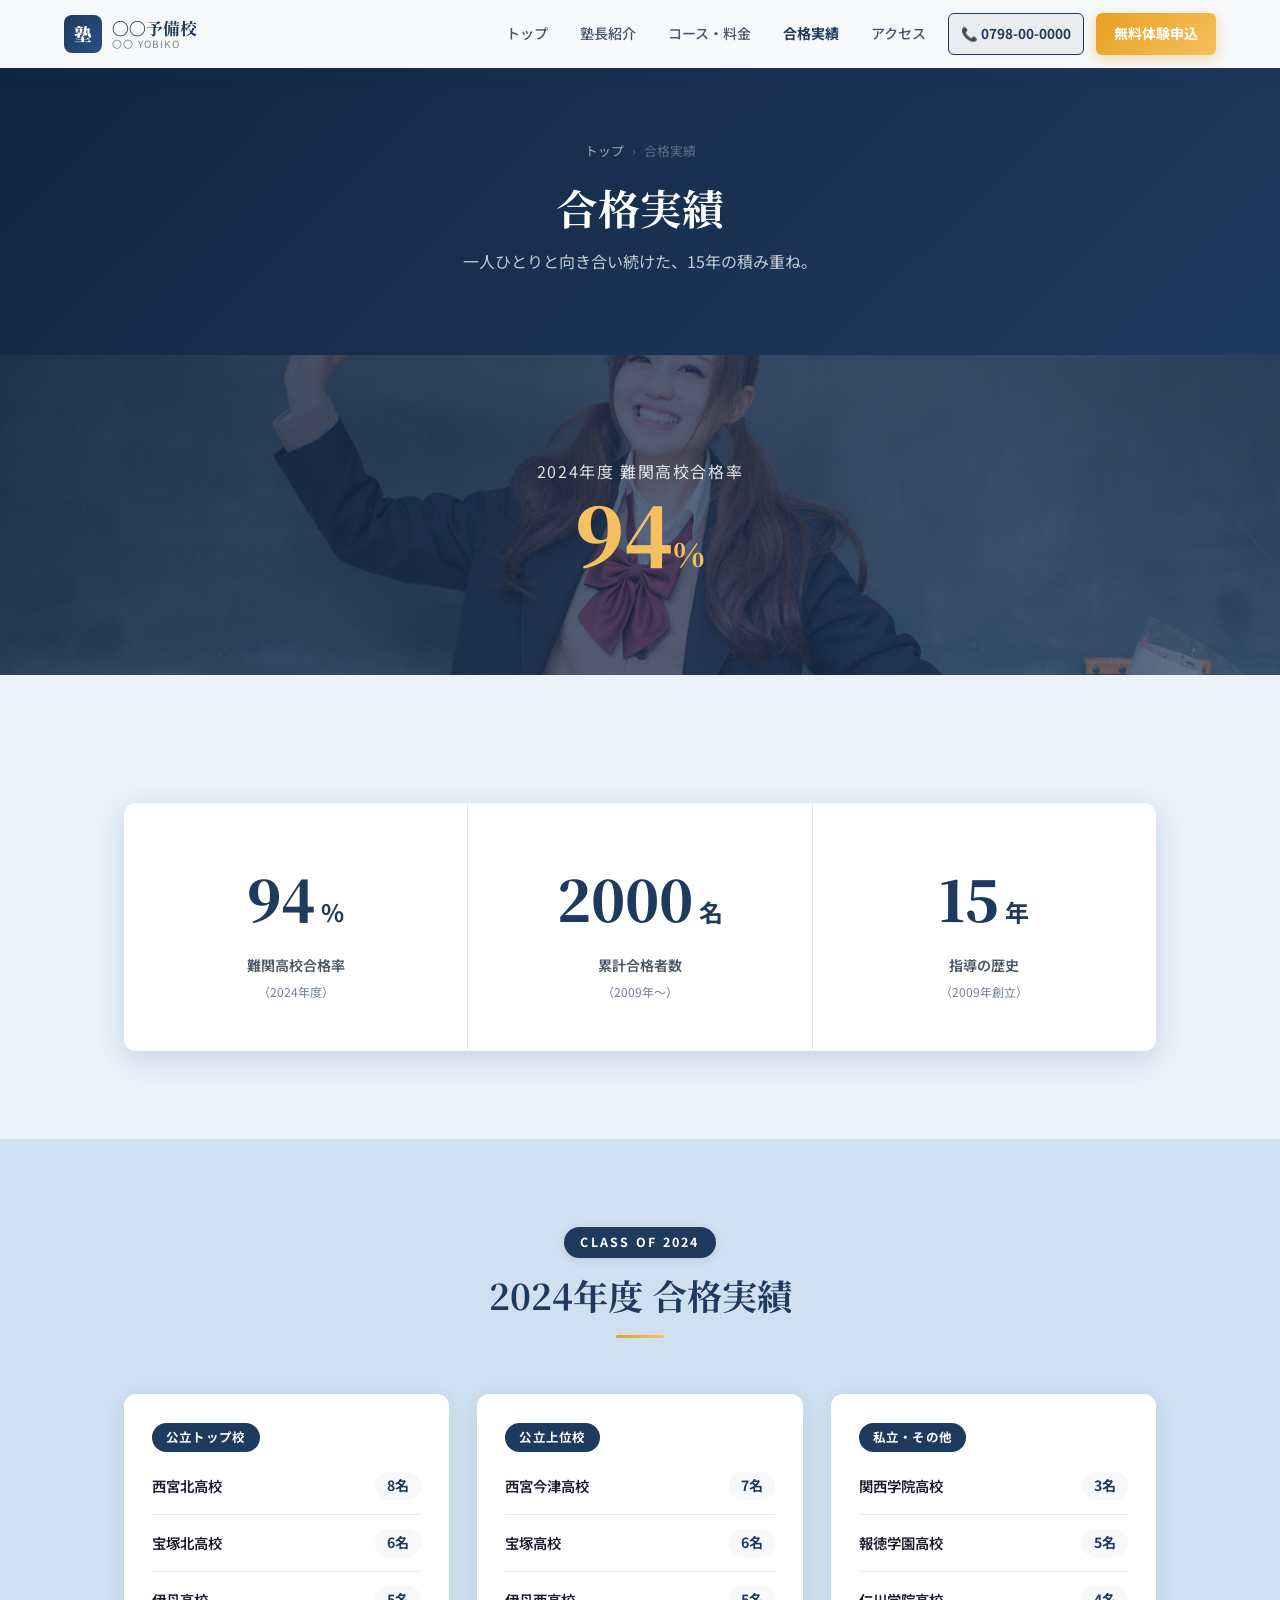
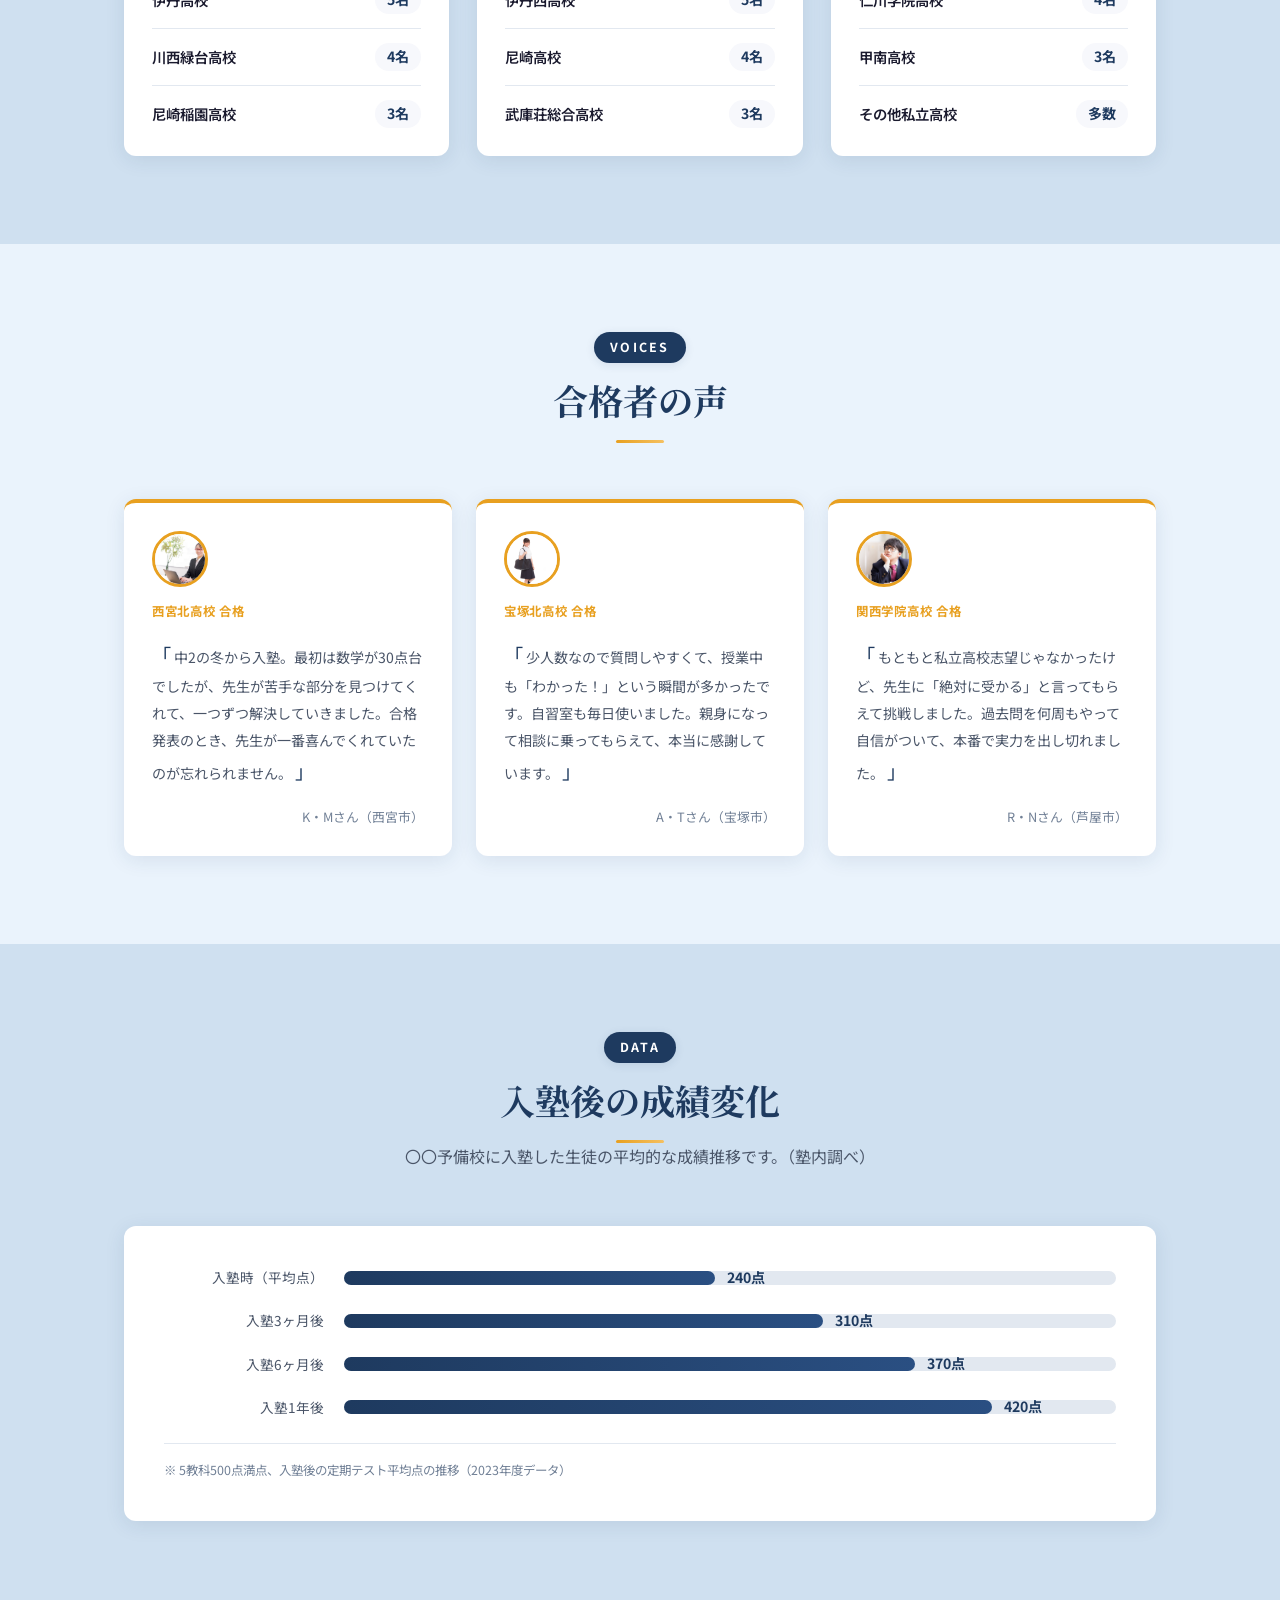
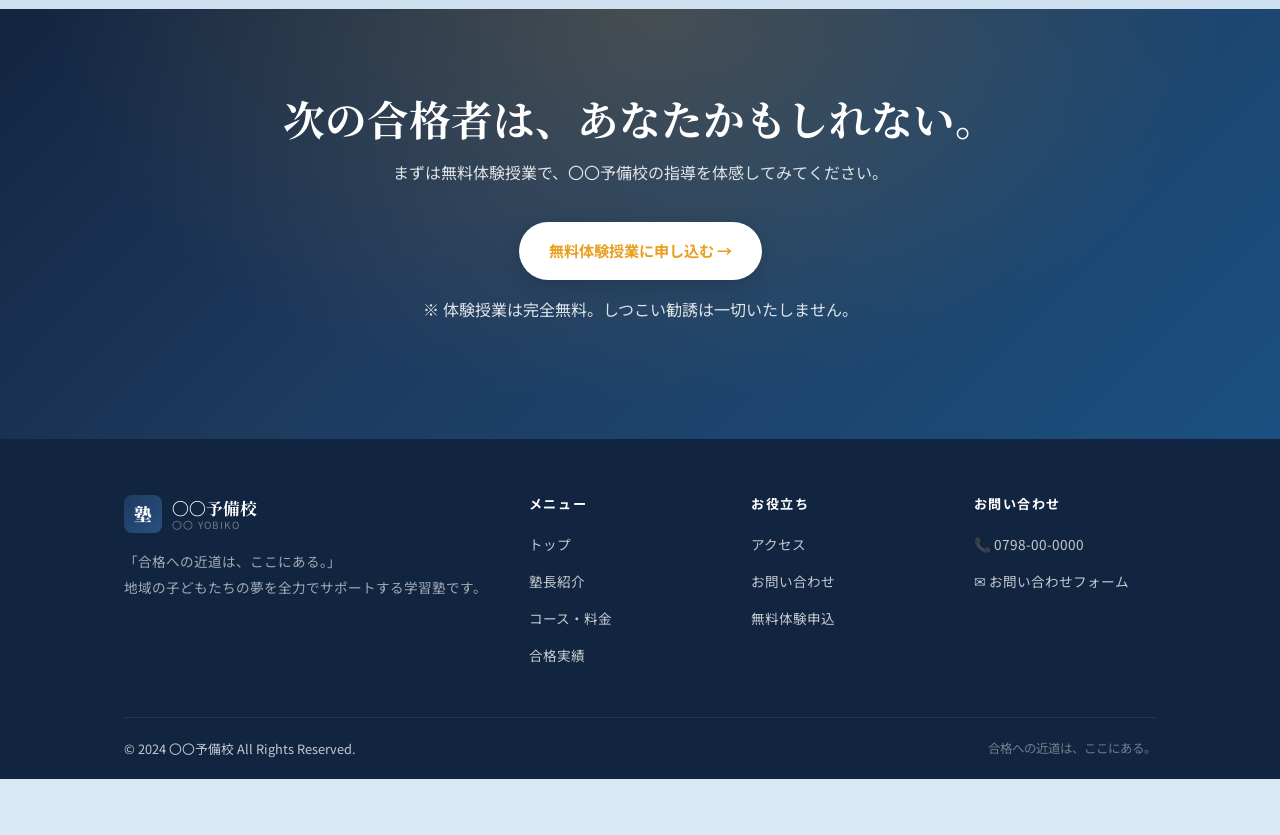
<file: results.html>
<!DOCTYPE html>
<html lang="ja">
<head>
  <meta charset="UTF-8">
  <meta name="viewport" content="width=device-width, initial-scale=1.0">
  <title>合格実績2024｜西宮市の学習塾〇〇予備校【難関高校合格率94%】</title>
  <meta name="description" content="西宮市の学習塾〇〇予備校の合格実績。2024年度難関高校合格率94%。西宮北高・宝塚北高・神戸高・関西学院高等部など累計2,000名以上の合格実績。">
  <meta name="keywords" content="西宮市 塾 合格実績,西宮北高 合格 塾,宝塚北高 合格 塾,高校受験 実績 西宮">
  <link rel="canonical" href="https://eishin-yobiko.netlify.app/results.html">
  <meta property="og:title" content="合格実績2024｜西宮市の学習塾〇〇予備校【難関高校合格率94%】">
  <meta property="og:description" content="西宮市〇〇予備校の合格実績。難関高校合格率94%。西宮北高・宝塚北高・神戸高など多数。累計2,000名以上。">
  <meta property="og:type" content="website">
  <meta property="og:url" content="https://eishin-yobiko.netlify.app/results.html">
  <meta property="og:image" content="https://eishin-yobiko.netlify.app/images/graduation.jpg">
  <meta property="og:locale" content="ja_JP">
  <meta property="og:site_name" content="〇〇予備校">
  <link rel="stylesheet" href="css/style.css">
</head>
<body>

<header class="header">
  <div class="header-inner">
    <a href="index.html" class="logo">
      <div class="logo-mark">塾</div>
      <div class="logo-text">
        <span class="ja">〇〇予備校</span>
        <span class="en">〇〇 YOBIKO</span>
      </div>
    </a>
    <nav class="nav">
      <a href="index.html">トップ</a>
      <a href="about.html">塾長紹介</a>
      <a href="course.html">コース・料金</a>
      <a href="results.html" class="active">合格実績</a>
      <a href="access.html">アクセス</a>
      <a href="tel:0798000000" class="nav-tel">📞 0798-00-0000</a>
      <a href="contact.html" class="nav-cta">無料体験申込</a>
    </nav>
    <div class="hamburger"><span></span><span></span><span></span></div>
  </div>
</header>
<nav class="mobile-nav">
  <a href="index.html">トップ</a>
  <a href="about.html">塾長紹介</a>
  <a href="course.html">コース・料金</a>
  <a href="results.html">合格実績</a>
  <a href="access.html">アクセス</a>
  <a href="contact.html" class="nav-cta">無料体験申込</a>
</nav>

<div class="page-hero">
  <div class="container">
    <div class="breadcrumb">
      <a href="index.html">トップ</a><span>›</span><span>合格実績</span>
    </div>
    <h1>合格実績</h1>
    <p>一人ひとりと向き合い続けた、15年の積み重ね。</p>
  </div>
</div>

<!-- 合格写真バナー -->
<div class="results-banner">
  <img src="images/graduation.jpg" alt="西宮市〇〇予備校 合格発表の喜び" loading="lazy">
  <div class="results-banner-overlay">
    <p>2024年度 難関高校合格率</p>
    <div class="results-banner-num">94<span>%</span></div>
  </div>
</div>

<!-- 実績サマリー -->
<section class="section">
  <div class="container">
    <div class="results-summary fade-in">
      <div class="results-stat">
        <div class="results-num" data-target="94">0</div>
        <div class="results-unit">%</div>
        <div class="results-label">難関高校合格率</div>
        <div class="results-note">（2024年度）</div>
      </div>
      <div class="results-stat">
        <div class="results-num" data-target="2000">0</div>
        <div class="results-unit">名</div>
        <div class="results-label">累計合格者数</div>
        <div class="results-note">（2009年〜）</div>
      </div>
      <div class="results-stat">
        <div class="results-num" data-target="15">0</div>
        <div class="results-unit">年</div>
        <div class="results-label">指導の歴史</div>
        <div class="results-note">（2009年創立）</div>
      </div>
    </div>
  </div>
</section>

<!-- 2024年度 合格実績 -->
<section class="section section-bg">
  <div class="container">
    <div class="section-head fade-in">
      <div class="label">CLASS OF 2024</div>
      <h2>2024年度 合格実績</h2>
      <div class="divider"></div>
    </div>

    <div class="results-school-grid fade-in">

      <div class="results-school-block">
        <div class="results-school-label">公立トップ校</div>
        <ul class="results-school-list">
          <li><span class="school-name">西宮北高校</span><span class="school-count">8名</span></li>
          <li><span class="school-name">宝塚北高校</span><span class="school-count">6名</span></li>
          <li><span class="school-name">伊丹高校</span><span class="school-count">5名</span></li>
          <li><span class="school-name">川西緑台高校</span><span class="school-count">4名</span></li>
          <li><span class="school-name">尼崎稲園高校</span><span class="school-count">3名</span></li>
        </ul>
      </div>

      <div class="results-school-block">
        <div class="results-school-label">公立上位校</div>
        <ul class="results-school-list">
          <li><span class="school-name">西宮今津高校</span><span class="school-count">7名</span></li>
          <li><span class="school-name">宝塚高校</span><span class="school-count">6名</span></li>
          <li><span class="school-name">伊丹西高校</span><span class="school-count">5名</span></li>
          <li><span class="school-name">尼崎高校</span><span class="school-count">4名</span></li>
          <li><span class="school-name">武庫荘総合高校</span><span class="school-count">3名</span></li>
        </ul>
      </div>

      <div class="results-school-block">
        <div class="results-school-label">私立・その他</div>
        <ul class="results-school-list">
          <li><span class="school-name">関西学院高校</span><span class="school-count">3名</span></li>
          <li><span class="school-name">報徳学園高校</span><span class="school-count">5名</span></li>
          <li><span class="school-name">仁川学院高校</span><span class="school-count">4名</span></li>
          <li><span class="school-name">甲南高校</span><span class="school-count">3名</span></li>
          <li><span class="school-name">その他私立高校</span><span class="school-count">多数</span></li>
        </ul>
      </div>

    </div>
  </div>
</section>

<!-- 合格者の声 -->
<section class="section">
  <div class="container">
    <div class="section-head fade-in">
      <div class="label">VOICES</div>
      <h2>合格者の声</h2>
      <div class="divider"></div>
    </div>

    <div class="voices-grid">
      <div class="voice-card fade-in">
        <div class="voice-avatar">
          <img src="images/avatar-female-2.jpg" alt="〇〇予備校 合格者の声 K・Mさん" loading="lazy">
        </div>
        <div class="voice-school">西宮北高校 合格</div>
        <div class="voice-text">
          中2の冬から入塾。最初は数学が30点台でしたが、先生が苦手な部分を見つけてくれて、一つずつ解決していきました。合格発表のとき、先生が一番喜んでくれていたのが忘れられません。
        </div>
        <div class="voice-name">K・Mさん（西宮市）</div>
      </div>

      <div class="voice-card fade-in fade-in-delay-1">
        <div class="voice-avatar">
          <img src="images/avatar-female-1.jpg" alt="〇〇予備校 合格者の声 A・Tさん" loading="lazy">
        </div>
        <div class="voice-school">宝塚北高校 合格</div>
        <div class="voice-text">
          少人数なので質問しやすくて、授業中も「わかった！」という瞬間が多かったです。自習室も毎日使いました。親身になって相談に乗ってもらえて、本当に感謝しています。
        </div>
        <div class="voice-name">A・Tさん（宝塚市）</div>
      </div>

      <div class="voice-card fade-in fade-in-delay-2">
        <div class="voice-avatar">
          <img src="images/avatar-male.jpg" alt="〇〇予備校 合格者の声 R・Nさん" loading="lazy">
        </div>
        <div class="voice-school">関西学院高校 合格</div>
        <div class="voice-text">
          もともと私立高校志望じゃなかったけど、先生に「絶対に受かる」と言ってもらえて挑戦しました。過去問を何周もやって自信がついて、本番で実力を出し切れました。
        </div>
        <div class="voice-name">R・Nさん（芦屋市）</div>
      </div>
    </div>
  </div>
</section>

<!-- 成績推移グラフ -->
<section class="section section-bg">
  <div class="container">
    <div class="section-head fade-in">
      <div class="label">DATA</div>
      <h2>入塾後の成績変化</h2>
      <div class="divider"></div>
      <p class="section-desc">〇〇予備校に入塾した生徒の平均的な成績推移です。（塾内調べ）</p>
    </div>
    <div class="bar-chart-wrap fade-in">
      <div class="bar-row">
        <div class="bar-label">入塾時（平均点）</div>
        <div class="bar-track">
          <div class="bar-fill" data-width="48%"></div>
          <span class="bar-value">240点</span>
        </div>
      </div>
      <div class="bar-row">
        <div class="bar-label">入塾3ヶ月後</div>
        <div class="bar-track">
          <div class="bar-fill" data-width="62%"></div>
          <span class="bar-value">310点</span>
        </div>
      </div>
      <div class="bar-row">
        <div class="bar-label">入塾6ヶ月後</div>
        <div class="bar-track">
          <div class="bar-fill" data-width="74%"></div>
          <span class="bar-value">370点</span>
        </div>
      </div>
      <div class="bar-row">
        <div class="bar-label">入塾1年後</div>
        <div class="bar-track">
          <div class="bar-fill" data-width="84%"></div>
          <span class="bar-value">420点</span>
        </div>
      </div>
      <p class="bar-note">※ 5教科500点満点、入塾後の定期テスト平均点の推移（2023年度データ）</p>
    </div>
  </div>
</section>

<!-- CTA -->
<section class="cta-section">
  <div class="container fade-in">
    <h2>次の合格者は、あなたかもしれない。</h2>
    <p>まずは無料体験授業で、〇〇予備校の指導を体感してみてください。</p>
    <a href="contact.html" class="btn btn-white">無料体験授業に申し込む →</a>
    <p class="cta-note">※ 体験授業は完全無料。しつこい勧誘は一切いたしません。</p>
  </div>
</section>

<footer class="footer">
  <div class="container">
    <div class="footer-grid">
      <div class="footer-brand">
        <div class="logo">
          <div class="logo-mark">塾</div>
          <div class="logo-text"><span class="ja">〇〇予備校</span><span class="en">〇〇 YOBIKO</span></div>
        </div>
        <p>「合格への近道は、ここにある。」<br>地域の子どもたちの夢を全力でサポートする学習塾です。</p>
      </div>
      <div class="footer-col"><h4>メニュー</h4><ul><li><a href="index.html">トップ</a></li><li><a href="about.html">塾長紹介</a></li><li><a href="course.html">コース・料金</a></li><li><a href="results.html">合格実績</a></li></ul></div>
      <div class="footer-col"><h4>お役立ち</h4><ul><li><a href="access.html">アクセス</a></li><li><a href="contact.html">お問い合わせ</a></li><li><a href="contact.html">無料体験申込</a></li></ul></div>
      <div class="footer-col"><h4>お問い合わせ</h4><ul><li><a href="tel:0798000000">📞 0798-00-0000</a></li><li><a href="contact.html">✉ お問い合わせフォーム</a></li></ul></div>
    </div>
    <div class="footer-bottom">
      <p>© 2024 〇〇予備校 All Rights Reserved.</p>
      <p class="tagline">合格への近道は、ここにある。</p>
    </div>
  </div>
</footer>

<script src="js/main.js"></script>
</body>
</html>
</file>
<file: css/style.css>
/* ===================================================
   明進学院 - 共通スタイル
   =================================================== */

/* --- Google Fonts --- */
@import url('https://fonts.googleapis.com/css2?family=Noto+Sans+JP:wght@400;500;700;900&family=Noto+Serif+JP:wght@400;600;700&display=swap');

/* --- CSS Variables --- */
:root {
  --navy:      #1e3a5f;
  --navy-dark: #122540;
  --navy-light:#2a4f82;
  --gold:      #e8a020;
  --gold-light:#f5c060;
  --green:     #2d7d46;
  --green-bright: #22a06b;
  --coral:     #e84545;
  --teal:      #0e9f9a;
  --purple:    #6c3fa0;
  --red:       #c0392b;
  --bg:        #f7f8fc;
  --bg-warm:   #fffbf2;
  --bg-white:  #ffffff;
  --text:      #1a1a2e;
  --text-mid:  #4a5568;
  --text-light:#718096;
  --border:    #e2e8f0;
  --shadow:    rgba(30, 58, 95, 0.10);
  --shadow-lg: rgba(30, 58, 95, 0.18);
  --radius:    12px;
  --radius-sm: 6px;
  --transition:0.25s ease;
}

/* --- Reset --- */
*, *::before, *::after { box-sizing: border-box; margin: 0; padding: 0; }
html { scroll-behavior: smooth; font-size: 16px; }
body {
  font-family: 'Noto Sans JP', sans-serif;
  color: var(--text);
  background: #d8e8f5;
  line-height: 1.7;
  -webkit-font-smoothing: antialiased;
  overflow-x: hidden;
}
img { max-width: 100%; height: auto; display: block; }
a { color: inherit; text-decoration: none; transition: color var(--transition); }
ul, ol { list-style: none; }

/* --- Typography --- */
h1, h2, h3, h4 { font-family: 'Noto Serif JP', serif; line-height: 1.4; }
.serif { font-family: 'Noto Serif JP', serif; }

/* --- Layout --- */
.container { max-width: 1080px; margin: 0 auto; padding: 0 24px; position: relative; z-index: 1; }
.section { padding: 88px 0; background: #eaf3fc; }
.section-sm { padding: 48px 0; }
.section-bg { background: #cfe0f0; }


/* --- Section heading --- */
.section-head { text-align: center; margin-bottom: 56px; }
.section-head .label {
  display: inline-block;
  font-size: 0.78rem;
  font-weight: 700;
  letter-spacing: 0.18em;
  text-transform: uppercase;
  color: white;
  background: var(--navy);
  padding: 5px 16px;
  border-radius: 20px;
  margin-bottom: 12px;
  box-shadow: 0 2px 10px var(--shadow);
}
.section-head h2 {
  font-size: clamp(1.6rem, 3vw, 2.2rem);
  color: var(--navy);
  margin-bottom: 16px;
}
.section-head p { color: var(--text-mid); font-size: 1rem; max-width: 540px; margin: 0 auto; }
.section-desc { color: var(--text-mid); font-size: 0.95rem; max-width: 600px; margin: 0 auto; text-align: center; }
.divider {
  width: 48px; height: 3px;
  background: linear-gradient(90deg, var(--gold), var(--gold-light));
  border-radius: 2px;
  margin: 16px auto 0;
}

/* ===================================================
   HEADER / NAV
   =================================================== */
.header {
  position: fixed; top: 0; left: 0; right: 0; z-index: 1000;
  background: rgba(255,255,255,0.97);
  backdrop-filter: blur(8px);
  box-shadow: 0 2px 20px var(--shadow);
  transition: all var(--transition);
}
.header.scrolled { box-shadow: 0 4px 24px var(--shadow-lg); }
.header-inner {
  display: flex; align-items: center; justify-content: space-between;
  height: 68px; padding: 0 24px; max-width: 1200px; margin: 0 auto;
}
.logo { display: flex; align-items: center; gap: 10px; }
.logo-mark {
  width: 38px; height: 38px; border-radius: 8px;
  background: linear-gradient(135deg, var(--navy), var(--navy-light));
  display: flex; align-items: center; justify-content: center;
  color: white; font-size: 1.1rem; font-weight: 900; font-family: 'Noto Serif JP', serif;
  letter-spacing: -0.02em;
}
.logo-text { display: flex; flex-direction: column; line-height: 1.2; }
.logo-text .ja { font-size: 1.05rem; font-weight: 700; color: var(--navy); font-family: 'Noto Serif JP', serif; }
.logo-text .en { font-size: 0.62rem; letter-spacing: 0.12em; color: var(--text-light); }
.nav { display: flex; align-items: center; gap: 4px; }
.nav a {
  padding: 8px 14px; border-radius: var(--radius-sm);
  font-size: 0.88rem; font-weight: 500; color: var(--text-mid);
  transition: all var(--transition);
}
.nav a:hover { background: var(--bg); color: var(--navy); }
.nav a.active { color: var(--navy); font-weight: 700; }
.nav-tel {
  margin-left: 4px;
  background: rgba(30,58,95,0.06) !important;
  color: var(--navy) !important; font-weight: 700 !important;
  font-size: 0.85rem !important;
  padding: 8px 12px !important;
  border: 1.5px solid var(--navy) !important;
  border-radius: var(--radius-sm) !important;
}
.nav-tel:hover { background: var(--navy) !important; color: white !important; }
.nav-cta {
  margin-left: 8px;
  background: linear-gradient(135deg, var(--gold), var(--gold-light)) !important;
  color: white !important; font-weight: 700 !important;
  padding: 9px 18px !important;
  box-shadow: 0 4px 14px rgba(232,160,32,0.35);
}
.nav-cta:hover { transform: translateY(-1px); box-shadow: 0 6px 18px rgba(232,160,32,0.45) !important; }
.hamburger { display: none; flex-direction: column; gap: 5px; cursor: pointer; padding: 6px; }
.hamburger span { display: block; width: 24px; height: 2px; background: var(--navy); border-radius: 2px; transition: all 0.3s; }
.hamburger.open span:nth-child(1) { transform: rotate(45deg) translate(5px, 5px); }
.hamburger.open span:nth-child(2) { opacity: 0; }
.hamburger.open span:nth-child(3) { transform: rotate(-45deg) translate(5px, -5px); }

/* Mobile nav */
.mobile-nav {
  display: none; position: fixed; top: 68px; left: 0; right: 0;
  background: white; z-index: 999; padding: 20px 24px 24px;
  box-shadow: 0 8px 24px var(--shadow-lg);
  flex-direction: column; gap: 4px;
  border-top: 1px solid var(--border);
}
.mobile-nav.open { display: flex; }
.mobile-nav a { padding: 12px 16px; border-radius: var(--radius-sm); font-size: 0.95rem; font-weight: 500; color: var(--text); }
.mobile-nav a:hover { background: var(--bg); }
.mobile-nav .nav-cta { background: linear-gradient(135deg, var(--gold), var(--gold-light)); color: white !important; text-align: center; margin-top: 8px; }

/* ===================================================
   HERO — 写真左・紺右 2分割レイアウト
   =================================================== */
.hero {
  display: flex; align-items: center; justify-content: flex-end;
  height: calc(100vh - 68px); min-height: 480px; max-height: 680px;
  margin-top: 68px; overflow: hidden; position: relative;
  background: var(--navy); width: 100%;
}
.hero-photo {
  position: absolute; inset: 0; overflow: hidden;
}
.hero-photo img {
  width: 100%; height: 100%; object-fit: cover; display: block; object-position: left center;
}
/* 右側フェード（テキスト背景） */
.hero-photo::after {
  content: ''; position: absolute; inset: 0;
  background: linear-gradient(to right,
    rgba(20,40,70,0.0) 0%,
    rgba(20,40,70,0.1) 45%,
    rgba(20,40,70,0.6) 62%,
    rgba(20,40,70,0.92) 73%,
    var(--navy) 82%
  );
}
.hero-text {
  width: 30%; background: transparent; display: flex; align-items: center;
  padding: 48px 0 48px 8px; position: relative; z-index: 1;
}
.hero-text::before {
  display: none;
}
.hero-text-inner { position: relative; z-index: 1; }
.hero h1 {
  font-size: clamp(2rem, 3.6vw, 3.2rem);
  color: white; line-height: 1.4; margin-bottom: 12px;
  font-family: 'Noto Serif JP', serif; font-weight: 700;
}
.hero h1 em { font-style: normal; color: var(--gold-light); }
.hero-tagline-wrap {
  display: flex; align-items: center; gap: 10px; margin-bottom: 20px;
}
.hero-tagline-accent {
  flex: 1; height: 1.5px;
  background: linear-gradient(90deg, transparent, var(--gold-light));
}
.hero-tagline-wrap:first-of-type .hero-tagline-accent { background: linear-gradient(90deg, var(--gold-light), transparent); }
.hero-catch {
  font-size: 0.92rem; color: var(--gold-light);
  letter-spacing: 0.14em; font-weight: 700; white-space: nowrap;
}
.hero-school-badge {
  display: inline-flex; align-items: center; gap: 10px;
  background: linear-gradient(135deg, var(--gold), var(--gold-light));
  color: white;
  font-size: 0.95rem; font-weight: 700;
  padding: 12px 24px; border-radius: 50px;
  margin-bottom: 24px; letter-spacing: 0.06em;
  box-shadow: 0 4px 20px rgba(232,160,32,0.45);
}
.hero-badge-icon { font-size: 1rem; }
.hero-ctas { display: flex; flex-direction: column; gap: 10px; margin-bottom: 16px; }
.hero-btn-trial {
  display: flex; align-items: center; justify-content: center;
  background: var(--gold); color: white;
  font-size: 1rem; font-weight: 700; padding: 16px 28px;
  border-radius: 6px; letter-spacing: 0.04em;
  box-shadow: 0 6px 20px rgba(232,160,32,0.5);
  transition: all var(--transition);
}
.hero-btn-trial:hover { background: var(--gold-light); transform: translateY(-2px); box-shadow: 0 10px 28px rgba(232,160,32,0.6); }
.hero-btn-call {
  display: flex; align-items: center; justify-content: center; gap: 8px;
  background: rgba(255,255,255,0.12); color: white;
  font-size: 0.95rem; font-weight: 600; padding: 13px 28px;
  border-radius: 6px; border: 1.5px solid rgba(255,255,255,0.4);
  transition: all var(--transition);
}
.hero-btn-call:hover { background: rgba(255,255,255,0.2); border-color: white; }
.hero-assure { font-size: 0.78rem; color: rgba(255,255,255,0.6); letter-spacing: 0.04em; }

/* ===================================================
   BUTTONS
   =================================================== */
.btn {
  display: inline-flex; align-items: center; gap: 8px;
  padding: 14px 28px; border-radius: 50px; font-size: 0.95rem; font-weight: 700;
  cursor: pointer; transition: all var(--transition); border: 2px solid transparent;
  white-space: nowrap;
}
.btn-primary {
  background: linear-gradient(135deg, var(--gold), var(--gold-light));
  color: white; box-shadow: 0 6px 20px rgba(232,160,32,0.4);
}
.btn-primary:hover { transform: translateY(-2px); box-shadow: 0 10px 28px rgba(232,160,32,0.5); }
.btn-outline { background: transparent; border-color: rgba(255,255,255,0.6); color: white; }
.btn-outline:hover { background: rgba(255,255,255,0.12); border-color: white; }
.btn-navy { background: var(--navy); color: white; box-shadow: 0 4px 16px var(--shadow); }
.btn-navy:hover { background: var(--navy-dark); transform: translateY(-1px); box-shadow: 0 6px 20px var(--shadow-lg); }

/* ===================================================
   STICKY CTA BAR
   =================================================== */
.sticky-cta-bar {
  position: fixed; bottom: 0; left: 0; right: 0; z-index: 900;
  display: grid; grid-template-columns: repeat(3, 1fr);
  height: 56px; box-shadow: 0 -4px 20px rgba(0,0,0,0.15);
}
.sticky-btn {
  display: flex; align-items: center; justify-content: center;
  font-size: 0.92rem; font-weight: 700; color: white;
  letter-spacing: 0.04em; transition: filter var(--transition);
}
.sticky-btn:hover { filter: brightness(1.1); }
.sticky-btn-blue  { background: #2563c7; }
.sticky-btn-orange { background: #e06820; }
.sticky-btn-teal  { background: #1a8a7a; }

/* padding to avoid sticky bar overlap */
body { padding-bottom: 56px; }

/* ===================================================
   TESTIMONIAL AVATAR PHOTO
   =================================================== */
.author-avatar-img {
  width: 48px; height: 48px; border-radius: 50%; overflow: hidden;
  flex-shrink: 0; border: 2px solid var(--border);
}
.author-avatar-img img { width: 100%; height: 100%; object-fit: cover; }

/* ===================================================
   ARCH FEATURE CARDS
   =================================================== */
.features-head-icon { margin: 0 auto 12px; width: 56px; height: 56px; display: flex; align-items: center; justify-content: center; }
.arch-grid { display: grid; grid-template-columns: repeat(3, 1fr); gap: 24px; margin-top: 48px; }
.arch-card {
  background: white; display: flex; flex-direction: column;
  border-radius: var(--radius); overflow: hidden;
  box-shadow: 0 8px 32px var(--shadow-lg);
  transition: transform 0.3s ease, box-shadow 0.3s ease;
  position: relative;
}
.arch-card:hover { transform: translateY(-6px); box-shadow: 0 16px 48px var(--shadow-lg); }
/* カード上部アクセントバー */
.arch-card::before {
  content: ''; position: absolute; top: 0; left: 0; right: 0; height: 5px; z-index: 2;
}
.arch-card:nth-child(1)::before { background: linear-gradient(90deg, var(--navy), var(--navy-light)); }
.arch-card:nth-child(2)::before { background: linear-gradient(90deg, var(--gold), var(--gold-light)); }
.arch-card:nth-child(3)::before { background: linear-gradient(90deg, var(--green-bright), #6ee8a0); }
.arch-photo { position: relative; overflow: hidden; }
.arch-photo img { width: 100%; height: 200px; object-fit: cover; display: block; transition: transform 0.4s ease; }
.arch-card:hover .arch-photo img { transform: scale(1.05); }
/* アーチ形状 */
.arch-photo::after {
  content: ''; position: absolute; bottom: -1px; left: 0; right: 0; height: 60px;
  background: white;
  border-radius: 50% 50% 0 0 / 60px 60px 0 0;
}
.arch-body { padding: 8px 28px 32px; text-align: center; flex: 1; background: white; }
.arch-label { font-size: 0.78rem; font-style: italic; font-weight: 700; letter-spacing: 0.06em; margin-bottom: 4px; }
.arch-card:nth-child(1) .arch-label { color: var(--navy); }
.arch-card:nth-child(2) .arch-label { color: var(--gold); }
.arch-card:nth-child(3) .arch-label { color: var(--green-bright); }
.arch-num { font-size: 2.8rem; font-weight: 900; font-family: 'Noto Serif JP', serif; line-height: 1; margin-bottom: 10px; }
.arch-card:nth-child(1) .arch-num { color: var(--navy); }
.arch-card:nth-child(2) .arch-num { color: var(--gold); }
.arch-card:nth-child(3) .arch-num { color: var(--green-bright); }
.arch-body h3 { font-size: 1.05rem; color: var(--navy); margin-bottom: 12px; line-height: 1.5; }
.arch-body p { font-size: 0.85rem; color: var(--text-mid); line-height: 1.8; }

/* ===================================================
   FEATURES
   =================================================== */
.features-grid { display: grid; grid-template-columns: repeat(3, 1fr); gap: 28px; }
.feature-card {
  background: white; border-radius: var(--radius);
  padding: 36px 28px; text-align: center;
  box-shadow: 0 4px 20px var(--shadow);
  border: 1px solid var(--border);
  transition: all var(--transition);
  position: relative; overflow: hidden;
}
.feature-card::before {
  content: ''; position: absolute; top: 0; left: 0; right: 0; height: 4px;
  background: linear-gradient(90deg, var(--navy), var(--navy-light));
}
.feature-card:hover { transform: translateY(-4px); box-shadow: 0 12px 32px var(--shadow-lg); }
.feature-photo { margin: -36px -28px 24px; overflow: hidden; border-radius: var(--radius) var(--radius) 0 0; }
.feature-photo img { width: 100%; height: 180px; object-fit: cover; display: block; transition: transform 0.4s ease; }
.feature-card:hover .feature-photo img { transform: scale(1.04); }
.feature-icon {
  width: 56px; height: 56px; border-radius: 14px;
  background: linear-gradient(135deg, var(--navy), var(--navy-light));
  display: flex; align-items: center; justify-content: center;
  margin: 0 auto 16px; font-size: 1.5rem;
}
.feature-card h3 { font-size: 1.1rem; color: var(--navy); margin-bottom: 12px; }
.feature-card p { font-size: 0.9rem; color: var(--text-mid); line-height: 1.8; }

/* ===================================================
   NUMBERS / STATS
   =================================================== */
.stats-section {
  background: linear-gradient(135deg, var(--navy-dark) 0%, #162d4e 50%, var(--navy) 100%);
  padding: 72px 0; position: relative; overflow: hidden;
}
.stats-section::before {
  content: ''; position: absolute; inset: 0;
  background: radial-gradient(ellipse at 20% 50%, rgba(232,160,32,0.08) 0%, transparent 60%),
              radial-gradient(ellipse at 80% 50%, rgba(14,159,154,0.06) 0%, transparent 60%);
}
.stats-grid { display: grid; grid-template-columns: repeat(4, 1fr); gap: 0; position: relative; }
.stat-item {
  text-align: center; padding: 24px 16px;
  border-right: 1px solid rgba(255,255,255,0.1);
  position: relative;
}
.stat-item:last-child { border-right: none; }
.stat-item::before {
  content: ''; position: absolute; top: 0; left: 20%; right: 20%; height: 3px;
  border-radius: 0 0 3px 3px;
}
.stat-item:nth-child(1)::before { background: var(--gold); }
.stat-item:nth-child(2)::before { background: var(--teal); }
.stat-item:nth-child(3)::before { background: var(--green-bright); }
.stat-item:nth-child(4)::before { background: var(--coral); }
.stat-item .number {
  font-size: clamp(2.4rem, 4vw, 3.4rem);
  font-weight: 900;
  font-family: 'Noto Serif JP', serif; line-height: 1;
  display: flex; align-items: flex-end; justify-content: center; gap: 4px;
}
.stat-item:nth-child(1) .number { color: var(--gold-light); }
.stat-item:nth-child(2) .number { color: #5ee8e4; }
.stat-item:nth-child(3) .number { color: #6ee8a0; }
.stat-item:nth-child(4) .number { color: #ffa0a0; }
.stat-item .number .suffix { font-size: 1.1rem; margin-bottom: 4px; }
.stat-item .stat-label { color: rgba(255,255,255,0.75); font-size: 0.88rem; margin-top: 10px; }
.stat-divider { width: 1px; background: rgba(255,255,255,0.12); }

/* ===================================================
   COURSES PREVIEW
   =================================================== */
/* ── index.html コースプレビュー ── */
.courses-grid { display: grid; grid-template-columns: repeat(3, 1fr); gap: 24px; }
.courses-grid .course-card {
  border-radius: var(--radius); overflow: hidden;
  box-shadow: 0 4px 24px var(--shadow-lg);
  border: none;
  transition: all var(--transition);
  background: white;
  display: block; flex-direction: unset;
}
.courses-grid .course-card:hover { transform: translateY(-6px); box-shadow: 0 16px 48px var(--shadow-lg); }
.course-header {
  padding: 28px 24px;
  color: white;
}
.courses-grid .course-card:nth-child(1) .course-header {
  background: linear-gradient(135deg, #1e3a5f, #2a5f9f);
}
.courses-grid .course-card:nth-child(2) .course-header {
  background: linear-gradient(135deg, #c07010, var(--gold));
}
.courses-grid .course-card:nth-child(3) .course-header {
  background: linear-gradient(135deg, #157a50, var(--green-bright));
}
.course-header .grade { font-size: 0.75rem; opacity: 0.85; margin-bottom: 4px; letter-spacing: 0.08em; }
.course-header h3 { font-size: 1.15rem; }
.course-body { padding: 24px; }
.course-body ul { display: flex; flex-direction: column; gap: 8px; }
.course-body li {
  font-size: 0.88rem; color: var(--text-mid); padding-left: 18px; position: relative;
}
.course-body li::before { content: '✓'; position: absolute; left: 0; color: var(--green); font-weight: 700; }
.courses-grid .course-price {
  padding: 16px 24px; border-top: 1px solid var(--border);
  display: flex; align-items: baseline; gap: 4px;
}
.courses-grid .course-price .from { font-size: 0.75rem; color: var(--text-light); }
.courses-grid .course-price .price { font-size: 1.4rem; font-weight: 900; color: var(--navy); font-family: 'Noto Serif JP', serif; }
.courses-grid .course-price .unit { font-size: 0.75rem; color: var(--text-light); }

/* ===================================================
   RESULTS PREVIEW
   =================================================== */
.results-schools {
  display: flex; flex-wrap: wrap; gap: 10px; justify-content: center; margin-bottom: 40px;
}
.school-tag {
  padding: 8px 18px; border-radius: 50px;
  font-size: 0.88rem; font-weight: 700; border: 2px solid;
}
.school-tag.s { background: #fff8e1; color: #b7650a; border-color: #e8a020; }
.school-tag.a { background: #e8f5e9; color: #1b5e20; border-color: #4caf50; }
.school-tag.b { background: #e3f2fd; color: #0d47a1; border-color: #2196f3; }
.results-note { text-align: center; font-size: 0.82rem; color: var(--text-light); }

/* ===================================================
   TESTIMONIALS
   =================================================== */
.testimonials-grid { display: grid; grid-template-columns: repeat(3, 1fr); gap: 24px; }
.testimonial-card {
  background: white; border-radius: var(--radius);
  padding: 28px; box-shadow: 0 4px 24px var(--shadow-lg);
  border-top: 4px solid var(--gold);
  transition: transform var(--transition);
}
.testimonial-card:hover { transform: translateY(-4px); }
.testimonial-card:nth-child(2) { border-top-color: var(--teal); }
.testimonial-card:nth-child(3) { border-top-color: var(--green-bright); }
.testimonial-card .quote { font-size: 2.2rem; color: var(--gold); line-height: 1; margin-bottom: 12px; }
.testimonial-card:nth-child(2) .quote { color: var(--teal); }
.testimonial-card:nth-child(3) .quote { color: var(--green-bright); }
.testimonial-card p { font-size: 0.9rem; color: var(--text-mid); line-height: 1.9; margin-bottom: 16px; }
.testimonial-author { display: flex; align-items: center; gap: 12px; }
.author-avatar {
  width: 44px; height: 44px; border-radius: 50%;
  background: linear-gradient(135deg, var(--navy), var(--navy-light));
  display: flex; align-items: center; justify-content: center;
  color: white; font-size: 1.1rem; font-weight: 700; flex-shrink: 0;
}
.author-info .name { font-size: 0.88rem; font-weight: 700; color: var(--navy); }
.author-info .detail { font-size: 0.78rem; color: var(--text-light); }

/* ===================================================
   CTA SECTION
   =================================================== */
.cta-section {
  background: linear-gradient(135deg, var(--navy-dark) 0%, var(--navy) 40%, #1a5080 100%);
  padding: 80px 0; text-align: center; position: relative; overflow: hidden;
}
.cta-section::before {
  content: ''; position: absolute; inset: 0;
  background: radial-gradient(ellipse at center top, rgba(232,160,32,0.2) 0%, transparent 65%);
}
.cta-section > .container { position: relative; z-index: 1; }
.cta-section h2 { font-size: clamp(1.8rem, 3.5vw, 2.6rem); color: white; margin-bottom: 12px; }
.cta-section p { color: rgba(255,255,255,0.85); margin-bottom: 36px; font-size: 1rem; }
.btn-white {
  background: white; color: var(--gold); font-weight: 700;
  box-shadow: 0 6px 20px rgba(0,0,0,0.15);
}
.btn-white:hover { transform: translateY(-2px); box-shadow: 0 10px 28px rgba(0,0,0,0.2); }
.cta-note { margin-top: 16px; font-size: 0.82rem; color: rgba(255,255,255,0.8); }

/* ===================================================
   ACCESS MINI
   =================================================== */
.access-mini {
  display: grid; grid-template-columns: 1fr 1fr; gap: 48px; align-items: start;
}
.access-info h3 { font-size: 1.2rem; color: var(--navy); margin-bottom: 20px; }
.access-table { width: 100%; }
.access-table tr { border-bottom: 1px solid var(--border); }
.access-table th {
  padding: 12px 0; text-align: left; font-size: 0.82rem;
  color: var(--text-light); font-weight: 500; width: 100px; vertical-align: top;
}
.access-table td { padding: 12px 0; font-size: 0.9rem; color: var(--text); }
.map-placeholder {
  border-radius: var(--radius); overflow: hidden;
  background: linear-gradient(135deg, #e8eef5, #d0dded);
  height: 280px; display: flex; align-items: center; justify-content: center;
  flex-direction: column; gap: 10px; color: var(--text-light);
  font-size: 0.85rem; border: 1px solid var(--border);
}
.map-placeholder .map-icon { font-size: 3rem; }

/* ===================================================
   ABOUT PAGE - photo additions
   =================================================== */
.about-photo-strip {
  display: grid; grid-template-columns: repeat(3, 1fr); overflow: hidden; max-height: 260px;
}
.about-photo-strip img { width: 100%; height: 260px; object-fit: cover; display: block; transition: transform 0.4s; }
.about-photo-strip img:hover { transform: scale(1.03); }

/* ===================================================
   ABOUT PAGE
   =================================================== */
.page-hero {
  background: linear-gradient(135deg, var(--navy-dark), var(--navy));
  padding: 140px 0 80px;
  text-align: center; color: white;
}
.page-hero h1 { font-size: clamp(1.8rem, 3.5vw, 2.6rem); margin-bottom: 12px; }
.page-hero p { color: rgba(255,255,255,0.75); font-size: 1rem; }
.breadcrumb {
  display: flex; align-items: center; gap: 8px; justify-content: center;
  font-size: 0.8rem; color: rgba(255,255,255,0.6); margin-bottom: 16px;
}
.breadcrumb a { color: rgba(255,255,255,0.6); }
.breadcrumb a:hover { color: white; }
.breadcrumb span { opacity: 0.5; }

.principal-section {
  display: grid; grid-template-columns: 320px 1fr; gap: 60px; align-items: start;
}
.principal-photo {
  border-radius: var(--radius); overflow: hidden;
  box-shadow: 0 12px 40px var(--shadow-lg);
  width: 320px; position: relative;
}
.principal-photo img { width: 100%; height: 420px; object-fit: cover; display: block; }
.principal-photo-badge {
  position: absolute; bottom: 0; left: 0; right: 0;
  background: linear-gradient(transparent, rgba(18,37,64,0.88));
  color: white; text-align: center; padding: 24px 16px 16px;
  font-size: 0.9rem; font-weight: 700;
}
.principal-photo .photo-icon { font-size: 4rem; opacity: 0.4; }
.principal-info h2 { font-size: 1.8rem; color: var(--navy); margin-bottom: 6px; }
.principal-info .title { font-size: 0.85rem; color: var(--text-light); margin-bottom: 20px; }
.principal-info .message {
  font-size: 0.95rem; color: var(--text-mid); line-height: 2; margin-bottom: 28px;
}
.history-list { display: flex; flex-direction: column; gap: 0; }
.history-item {
  display: flex; gap: 20px;
  padding: 16px 0; border-bottom: 1px solid var(--border);
}
.history-item .year { font-size: 0.88rem; font-weight: 700; color: var(--navy); min-width: 60px; padding-top: 2px; }
.history-item .desc { font-size: 0.9rem; color: var(--text-mid); }

.philosophy-grid { display: grid; grid-template-columns: repeat(3, 1fr); gap: 24px; }
.philosophy-card {
  background: white; border-radius: var(--radius); padding: 32px 24px; text-align: center;
  box-shadow: 0 4px 20px var(--shadow); border-top: 4px solid var(--navy);
}
.philosophy-card .num { font-size: 2.4rem; font-weight: 900; color: rgba(30,58,95,0.1); font-family: 'Noto Serif JP', serif; margin-bottom: -8px; }
.philosophy-card h3 { font-size: 1.05rem; color: var(--navy); margin-bottom: 12px; }
.philosophy-card p { font-size: 0.88rem; color: var(--text-mid); line-height: 1.8; }

/* ===================================================
   COURSE PAGE
   =================================================== */
.course-detail-grid { display: grid; grid-template-columns: repeat(2, 1fr); gap: 28px; }
.course-detail-card {
  background: white; border-radius: var(--radius); overflow: hidden;
  box-shadow: 0 4px 20px var(--shadow); border: 1px solid var(--border);
}
.course-detail-header {
  padding: 28px; color: white;
  background: linear-gradient(135deg, var(--navy), var(--navy-light));
}
.course-detail-header .tag {
  display: inline-block; background: rgba(255,255,255,0.2); padding: 3px 10px;
  border-radius: 20px; font-size: 0.72rem; margin-bottom: 8px; letter-spacing: 0.06em;
}
.course-detail-header h3 { font-size: 1.25rem; margin-bottom: 6px; }
.course-detail-header .sub { font-size: 0.85rem; opacity: 0.8; }
.course-detail-body { padding: 24px; }
.course-detail-body .features { margin-bottom: 20px; display: flex; flex-direction: column; gap: 10px; }
.course-detail-body .features li { display: flex; align-items: flex-start; gap: 10px; font-size: 0.9rem; color: var(--text-mid); }
.course-detail-body .features li::before { content: '✓'; color: var(--green); font-weight: 700; flex-shrink: 0; padding-top: 1px; }
.price-box {
  background: var(--bg); border-radius: var(--radius-sm); padding: 16px;
  display: flex; align-items: center; justify-content: space-between;
}
.price-box .price-label { font-size: 0.82rem; color: var(--text-light); }
.price-box .price-value { font-size: 1.5rem; font-weight: 900; color: var(--navy); font-family: 'Noto Serif JP', serif; }
.price-box .price-unit { font-size: 0.75rem; color: var(--text-light); }

.fee-table { width: 100%; border-collapse: collapse; }
.fee-table th {
  background: var(--navy); color: white; padding: 14px 16px;
  font-size: 0.88rem; text-align: left; font-weight: 600;
}
.fee-table td { padding: 14px 16px; border-bottom: 1px solid var(--border); font-size: 0.9rem; }
.fee-table tr:last-child td { border-bottom: none; }
.fee-table tr:nth-child(even) td { background: var(--bg); }
.fee-tag {
  display: inline-block; padding: 2px 8px; border-radius: 20px; font-size: 0.72rem; font-weight: 700;
}
.fee-tag.recommend { background: rgba(232,160,32,0.15); color: var(--gold); }

/* ===================================================
   RESULTS PAGE - photo additions
   =================================================== */
.results-banner { position: relative; overflow: hidden; max-height: 320px; }
.results-banner img { width: 100%; height: 320px; object-fit: cover; display: block; }
.results-banner-overlay {
  position: absolute; inset: 0;
  background: linear-gradient(135deg, rgba(18,37,64,0.82), rgba(30,58,95,0.65));
  display: flex; flex-direction: column; align-items: center; justify-content: center;
  color: white; text-align: center;
}
.results-banner-overlay p { font-size: 1rem; opacity: 0.85; margin-bottom: 8px; letter-spacing: 0.1em; }
.results-banner-num { font-size: 5rem; font-weight: 900; font-family: 'Noto Serif JP', serif; color: var(--gold-light); line-height: 1; }
.results-banner-num span { font-size: 2rem; }

.voice-avatar {
  width: 56px; height: 56px; border-radius: 50%; overflow: hidden;
  border: 3px solid var(--gold); margin-bottom: 14px; flex-shrink: 0;
}
.voice-avatar img { width: 100%; height: 100%; object-fit: cover; }

/* ACCESS PAGE - photo additions */
.access-photo-wrap { position: relative; border-radius: var(--radius); overflow: hidden; box-shadow: 0 8px 32px var(--shadow-lg); }
.access-photo-wrap img { width: 100%; height: 280px; object-fit: cover; display: block; }
.access-photo-label {
  position: absolute; bottom: 0; left: 0; right: 0;
  background: linear-gradient(transparent, rgba(18,37,64,0.8));
  color: white; font-size: 0.82rem; font-weight: 600; padding: 20px 16px 12px;
}

/* ===================================================
   RESULTS PAGE
   =================================================== */
.results-year-tabs { display: flex; gap: 8px; margin-bottom: 40px; flex-wrap: wrap; }
.year-tab {
  padding: 8px 20px; border-radius: 50px; font-size: 0.88rem; font-weight: 700;
  cursor: pointer; border: 2px solid var(--border); color: var(--text-light);
  transition: all var(--transition); background: white;
}
.year-tab.active { background: var(--navy); color: white; border-color: var(--navy); }
.results-list { display: grid; grid-template-columns: repeat(2, 1fr); gap: 24px; }
.results-card {
  background: white; border-radius: var(--radius); padding: 24px;
  box-shadow: 0 4px 20px var(--shadow); border: 1px solid var(--border);
}
.results-card .year-label { font-size: 0.75rem; color: var(--text-light); margin-bottom: 8px; letter-spacing: 0.1em; }
.results-card h3 { font-size: 1.05rem; color: var(--navy); margin-bottom: 4px; }
.results-card .school-type { font-size: 0.78rem; color: var(--text-light); margin-bottom: 12px; }
.results-card .count { display: flex; align-items: baseline; gap: 4px; }
.results-card .count .n { font-size: 2rem; font-weight: 900; color: var(--navy); font-family: 'Noto Serif JP', serif; }
.results-card .count .unit { font-size: 0.85rem; color: var(--text-mid); }
.rank-badge {
  display: inline-block; padding: 3px 10px; border-radius: 20px; font-size: 0.72rem; font-weight: 700; margin-bottom: 12px;
}
.rank-badge.s { background: #fff8e1; color: #b7650a; }
.rank-badge.a { background: #e8f5e9; color: #1b5e20; }
.rank-badge.b { background: #e3f2fd; color: #0d47a1; }

.graph-bars { display: flex; flex-direction: column; gap: 12px; }
.graph-bar-item { display: grid; grid-template-columns: 120px 1fr 60px; gap: 12px; align-items: center; }
.graph-bar-item .bar-label { font-size: 0.85rem; color: var(--text-mid); text-align: right; }
.bar-track { background: var(--border); border-radius: 50px; height: 10px; overflow: hidden; }
.bar-fill { height: 100%; border-radius: 50px; background: linear-gradient(90deg, var(--navy), var(--navy-light)); transition: width 1s ease; }
.graph-bar-item .bar-val { font-size: 0.85rem; font-weight: 700; color: var(--navy); }

/* ===================================================
   CONTACT / FORM
   =================================================== */
.contact-grid { display: grid; grid-template-columns: 380px 1fr; gap: 60px; align-items: start; }
.contact-info-card {
  background: linear-gradient(135deg, var(--navy), var(--navy-light));
  border-radius: var(--radius); padding: 36px; color: white;
  position: sticky; top: 88px;
}
.contact-info-card h3 { font-size: 1.1rem; margin-bottom: 24px; padding-bottom: 16px; border-bottom: 1px solid rgba(255,255,255,0.2); }
.contact-item { display: flex; gap: 14px; margin-bottom: 20px; }
.contact-item .ci-icon {
  width: 40px; height: 40px; border-radius: 10px; background: rgba(255,255,255,0.15);
  display: flex; align-items: center; justify-content: center; font-size: 1.1rem; flex-shrink: 0;
}
.contact-item .ci-text .label { font-size: 0.72rem; opacity: 0.7; margin-bottom: 2px; letter-spacing: 0.06em; }
.contact-item .ci-text .value { font-size: 0.92rem; font-weight: 500; }
.contact-info-card .trial-box {
  background: rgba(255,255,255,0.1); border-radius: var(--radius-sm); padding: 16px; margin-top: 24px;
}
.contact-info-card .trial-box p { font-size: 0.82rem; opacity: 0.85; line-height: 1.8; }

.form-card { background: white; border-radius: var(--radius); padding: 40px; box-shadow: 0 4px 20px var(--shadow); border: 1px solid var(--border); }
.form-group { margin-bottom: 24px; }
.form-group label { display: block; font-size: 0.88rem; font-weight: 700; color: var(--navy); margin-bottom: 8px; }
.form-group label .required {
  display: inline-block; background: var(--red); color: white;
  font-size: 0.68rem; padding: 1px 6px; border-radius: 3px; margin-left: 6px; vertical-align: middle;
}
.form-control {
  width: 100%; padding: 12px 16px; border: 2px solid var(--border); border-radius: var(--radius-sm);
  font-size: 0.93rem; font-family: inherit; color: var(--text);
  transition: border-color var(--transition); background: var(--bg-white);
  outline: none;
}
.form-control:focus { border-color: var(--navy); background: white; }
.form-control::placeholder { color: #b0bec5; }
textarea.form-control { resize: vertical; min-height: 120px; }
select.form-control { cursor: pointer; appearance: none; background-image: url("data:image/svg+xml,%3Csvg xmlns='http://www.w3.org/2000/svg' width='12' height='8' viewBox='0 0 12 8'%3E%3Cpath d='M1 1l5 5 5-5' stroke='%234a5568' stroke-width='1.5' fill='none' stroke-linecap='round'/%3E%3C/svg%3E"); background-repeat: no-repeat; background-position: right 16px center; padding-right: 40px; }
.form-row { display: grid; grid-template-columns: 1fr 1fr; gap: 20px; }
.checkbox-group { display: flex; flex-direction: column; gap: 10px; }
.checkbox-label { display: flex; align-items: center; gap: 10px; cursor: pointer; font-size: 0.9rem; }
.checkbox-label input[type="checkbox"] { width: 18px; height: 18px; accent-color: var(--navy); cursor: pointer; }
.form-submit { text-align: center; margin-top: 32px; }
.form-submit .btn-primary { padding: 16px 48px; font-size: 1rem; }
.form-note { font-size: 0.8rem; color: var(--text-light); margin-top: 12px; text-align: center; }
.form-success {
  display: none; background: #e8f5e9; border: 1px solid #4caf50;
  border-radius: var(--radius); padding: 20px; text-align: center;
  color: #1b5e20; font-weight: 500; margin-top: 20px;
}

/* ===================================================
   ACCESS PAGE
   =================================================== */
.access-full-map {
  border-radius: var(--radius); overflow: hidden; box-shadow: 0 8px 32px var(--shadow-lg);
  background: linear-gradient(135deg, #dde8f0, #b8cfe0);
  height: 400px; display: flex; align-items: center; justify-content: center;
  flex-direction: column; gap: 12px; color: var(--text-mid); font-size: 0.9rem;
  margin-bottom: 48px; border: 1px solid var(--border);
}
.access-full-map .map-icon { font-size: 4rem; color: var(--navy); opacity: 0.4; }
.access-cards { display: grid; grid-template-columns: repeat(3, 1fr); gap: 24px; }
.access-card {
  background: white; border-radius: var(--radius); padding: 28px;
  box-shadow: 0 4px 20px var(--shadow); border: 1px solid var(--border);
}
.access-card .ac-icon { font-size: 2rem; margin-bottom: 12px; }
.access-card h4 { font-size: 1rem; color: var(--navy); margin-bottom: 8px; }
.access-card p { font-size: 0.88rem; color: var(--text-mid); line-height: 1.8; }

/* ===================================================
   FOOTER
   =================================================== */
.footer { background: var(--navy-dark); color: rgba(255,255,255,0.75); padding: 56px 0 0; }
.footer-grid { display: grid; grid-template-columns: 2fr 1fr 1fr 1fr; gap: 40px; margin-bottom: 48px; }
.footer-brand .logo-text .ja { color: white; }
.footer-brand .logo-text .en { color: rgba(255,255,255,0.4); }
.footer-brand p { font-size: 0.85rem; line-height: 1.9; margin-top: 16px; color: rgba(255,255,255,0.6); }
.footer-col h4 { font-size: 0.82rem; letter-spacing: 0.12em; color: white; margin-bottom: 16px; font-family: 'Noto Sans JP', sans-serif; }
.footer-col ul { display: flex; flex-direction: column; gap: 10px; }
.footer-col ul li a { font-size: 0.85rem; transition: color var(--transition); }
.footer-col ul li a:hover { color: var(--gold-light); }
.footer-bottom {
  border-top: 1px solid rgba(255,255,255,0.08);
  padding: 20px 0; display: flex; align-items: center; justify-content: space-between;
}
.footer-bottom p { font-size: 0.8rem; }
.footer-bottom .tagline { color: rgba(255,255,255,0.4); font-size: 0.78rem; }

/* ===================================================
   ANIMATIONS
   =================================================== */
.fade-in { opacity: 0; transform: translateY(24px); transition: opacity 0.6s ease, transform 0.6s ease; }
.fade-in.visible { opacity: 1; transform: translateY(0); }
.fade-in-delay-1 { transition-delay: 0.1s; }
.fade-in-delay-2 { transition-delay: 0.2s; }
.fade-in-delay-3 { transition-delay: 0.3s; }

/* ===================================================
   UTILITIES
   =================================================== */
.text-center { text-align: center; }
.text-navy { color: var(--navy); }
.text-gold { color: var(--gold); }
.mt-8 { margin-top: 8px; }
.mt-16 { margin-top: 16px; }
.mt-24 { margin-top: 24px; }
.mt-32 { margin-top: 32px; }
.mb-8 { margin-bottom: 8px; }
.mb-16 { margin-bottom: 16px; }

/* ===================================================
   GUARANTEE SECTION
   =================================================== */
.guarantee-section { background: white; }
.guarantee-inner {
  display: grid; grid-template-columns: 1fr 400px; gap: 60px; align-items: center;
  background: linear-gradient(135deg, var(--navy-dark), var(--navy));
  border-radius: 20px; padding: 56px; overflow: hidden; position: relative;
}
.guarantee-inner::before {
  content: ''; position: absolute; top: -60px; right: 360px; width: 300px; height: 300px;
  background: rgba(255,255,255,0.04); border-radius: 50%;
}
.guarantee-icon { font-size: 3rem; margin-bottom: 16px; }
.guarantee-label {
  display: inline-block; background: var(--gold); color: var(--navy-dark);
  font-size: 0.75rem; font-weight: 700; padding: 4px 14px; border-radius: 20px;
  margin-bottom: 16px; letter-spacing: 0.06em;
}
.guarantee-text h2 {
  font-size: clamp(1.3rem, 2.4vw, 1.8rem); color: white; line-height: 1.5; margin-bottom: 16px;
}
.guarantee-text p { font-size: 0.9rem; color: rgba(255,255,255,0.78); line-height: 1.9; margin-bottom: 28px; }
.guarantee-img { border-radius: var(--radius); overflow: hidden; box-shadow: 0 12px 40px rgba(0,0,0,0.3); }
.guarantee-img img { width: 100%; height: 280px; object-fit: cover; display: block; }

/* ===================================================
   FLOW STEPS
   =================================================== */
.flow-steps {
  display: flex; align-items: flex-start; gap: 0; margin-top: 48px;
}
.flow-step {
  flex: 1; text-align: center; padding: 32px 20px;
  background: white; border-radius: var(--radius);
  box-shadow: 0 4px 24px var(--shadow-lg);
  position: relative; border-top: 4px solid;
}
.flow-step:nth-child(1) { border-top-color: var(--navy); }
.flow-step:nth-child(3) { border-top-color: var(--gold); }
.flow-step:nth-child(5) { border-top-color: var(--teal); }
.flow-step:nth-child(7) { border-top-color: var(--green-bright); }
.flow-num {
  font-size: 0.7rem; font-weight: 700; color: white;
  width: 32px; height: 32px; border-radius: 50%;
  display: flex; align-items: center; justify-content: center;
  margin: 0 auto 12px; letter-spacing: 0;
}
.flow-step:nth-child(1) .flow-num { background: var(--navy); }
.flow-step:nth-child(3) .flow-num { background: var(--gold); }
.flow-step:nth-child(5) .flow-num { background: var(--teal); }
.flow-step:nth-child(7) .flow-num { background: var(--green-bright); }
.flow-icon { font-size: 2.4rem; margin-bottom: 12px; }
.flow-step h3 { font-size: 0.95rem; color: var(--navy); margin-bottom: 10px; font-weight: 700; }
.flow-step p { font-size: 0.82rem; color: var(--text-mid); line-height: 1.8; }
.flow-arrow {
  font-size: 1.6rem; color: var(--gold); flex-shrink: 0;
  padding: 0 8px; margin-top: 56px;
}

/* ===================================================
   CAMPAIGN SECTION
   =================================================== */
.campaign-section { background: linear-gradient(160deg, #fff8f0, var(--bg)); }
.campaign-box {
  background: linear-gradient(135deg, #c87010, var(--gold) 50%, var(--gold-light));
  border-radius: 20px; padding: 56px 48px; text-align: center;
  box-shadow: 0 12px 40px rgba(232,160,32,0.3);
  position: relative; overflow: hidden;
}
.campaign-box::before {
  content: '🎉'; position: absolute; right: 40px; top: 50%; transform: translateY(-50%);
  font-size: 6rem; opacity: 0.15;
}
.campaign-label {
  display: inline-block; background: rgba(255,255,255,0.25); color: white;
  font-size: 0.78rem; font-weight: 700; padding: 5px 18px; border-radius: 20px;
  margin-bottom: 16px; letter-spacing: 0.1em; border: 1px solid rgba(255,255,255,0.4);
}
.campaign-box h2 { font-size: clamp(1.4rem, 2.8vw, 2rem); color: white; margin-bottom: 12px; line-height: 1.4; }
.campaign-box h2 em { font-style: normal; text-decoration: underline; }
.campaign-box p { color: rgba(255,255,255,0.88); font-size: 0.95rem; margin-bottom: 28px; }

/* ===================================================
   COURSE PAGE
   =================================================== */
.course-card-img { overflow: hidden; max-height: 180px; }
.course-card-img img { width: 100%; height: 180px; object-fit: cover; display: block; transition: transform 0.4s ease; }
.course-card:hover .course-card-img img { transform: scale(1.04); }

.course-cards { display: grid; grid-template-columns: repeat(3, 1fr); gap: 28px; margin-top: 48px; }
.course-card {
  background: white; border-radius: var(--radius); border: 2px solid var(--border);
  overflow: hidden; display: flex; flex-direction: column;
  box-shadow: 0 4px 20px var(--shadow); transition: transform var(--transition), box-shadow var(--transition);
}
.course-card:hover { transform: translateY(-4px); box-shadow: 0 12px 40px var(--shadow-lg); }
.course-card-featured { border-color: var(--gold); }
.course-card-header {
  background: var(--navy); color: white; padding: 32px 28px 24px; text-align: center;
  position: relative;
}
.course-card-featured .course-card-header { background: linear-gradient(135deg, var(--navy), var(--navy-light)); }
.course-badge {
  display: inline-block; background: var(--gold); color: var(--navy-dark);
  font-size: 0.72rem; font-weight: 700; padding: 3px 12px; border-radius: 20px;
  margin-bottom: 12px; letter-spacing: 0.06em;
}
.course-badge.badge-gold { background: #fff3cd; color: #8a6200; }
.course-badge.badge-green { background: #d4edda; color: #1d5a2a; }
.course-icon { font-size: 2.4rem; margin-bottom: 10px; }
.course-card-header h3 { font-size: 1.18rem; color: white; margin-bottom: 6px; }
.course-sub { font-size: 0.82rem; opacity: 0.78; }
.course-card-body { padding: 28px; flex: 1; display: flex; flex-direction: column; }
.course-features { display: flex; flex-direction: column; gap: 10px; margin-bottom: 28px; flex: 1; }
.course-features li { font-size: 0.88rem; color: var(--text-mid); padding-left: 2px; }
.course-price { text-align: center; padding: 20px 0; border-top: 1px solid var(--border); border-bottom: 1px solid var(--border); margin-bottom: 20px; }
.price-label { font-size: 0.82rem; color: var(--text-light); }
.price-num { font-size: 2.2rem; font-weight: 900; color: var(--navy); font-family: 'Noto Serif JP', serif; margin: 0 2px; }
.price-unit { font-size: 1rem; color: var(--text-mid); }
.price-note { font-size: 0.75rem; color: var(--text-light); margin-top: 4px; }

.price-table-wrap { overflow-x: auto; }
.price-table { width: 100%; border-collapse: collapse; background: white; border-radius: var(--radius); overflow: hidden; box-shadow: 0 4px 20px var(--shadow); }
.price-table th { background: var(--navy); color: white; padding: 16px 20px; text-align: left; font-size: 0.85rem; font-weight: 600; }
.price-table td { padding: 14px 20px; border-bottom: 1px solid var(--border); font-size: 0.88rem; }
.price-table tr:last-child td { border-bottom: none; }
.price-table tr:hover td { background: var(--bg); }
.price-table-note { font-size: 0.8rem; color: var(--text-light); margin-top: 12px; padding-left: 4px; }

.schedule-grid { display: grid; grid-template-columns: repeat(3, 1fr); gap: 20px; margin-top: 40px; }
.schedule-item { background: white; border-radius: var(--radius); padding: 24px; box-shadow: 0 4px 16px var(--shadow); border-left: 4px solid var(--navy); }
.schedule-month { font-size: 1.05rem; font-weight: 700; color: var(--navy); margin-bottom: 10px; }
.schedule-desc { font-size: 0.86rem; color: var(--text-mid); line-height: 1.7; }

.faq-list { display: flex; flex-direction: column; gap: 16px; margin-top: 40px; }
.faq-item { background: white; border-radius: var(--radius); padding: 24px 28px; box-shadow: 0 2px 12px var(--shadow); }
.faq-q { font-weight: 700; color: var(--navy); margin-bottom: 12px; font-size: 0.95rem; }
.faq-a { font-size: 0.88rem; color: var(--text-mid); line-height: 1.8; }

/* ===================================================
   RESULTS PAGE
   =================================================== */
.results-summary { display: grid; grid-template-columns: repeat(3, 1fr); gap: 1px; background: var(--border); border-radius: var(--radius); overflow: hidden; box-shadow: 0 8px 32px var(--shadow-lg); margin-top: 40px; }
.results-stat { background: white; padding: 48px 20px; text-align: center; }
.results-num { font-size: 3.5rem; font-weight: 900; color: var(--navy); font-family: 'Noto Serif JP', serif; display: inline-block; }
.results-unit { font-size: 1.5rem; font-weight: 700; color: var(--navy); display: inline-block; margin-left: 2px; }
.results-label { font-size: 0.88rem; color: var(--text-mid); margin-top: 8px; font-weight: 600; }
.results-note { font-size: 0.75rem; color: var(--text-light); margin-top: 4px; }

.results-school-grid { display: grid; grid-template-columns: repeat(3, 1fr); gap: 28px; margin-top: 48px; }
.results-school-block { background: white; border-radius: var(--radius); padding: 28px; box-shadow: 0 4px 20px var(--shadow); }
.results-school-label { font-size: 0.78rem; font-weight: 700; letter-spacing: 0.1em; color: white; background: var(--navy); display: inline-block; padding: 4px 14px; border-radius: 20px; margin-bottom: 20px; }
.results-school-list { display: flex; flex-direction: column; gap: 14px; }
.results-school-list li { display: flex; justify-content: space-between; align-items: center; padding-bottom: 14px; border-bottom: 1px solid var(--border); }
.results-school-list li:last-child { border-bottom: none; padding-bottom: 0; }
.school-name { font-size: 0.9rem; font-weight: 600; color: var(--text); }
.school-count { font-size: 0.88rem; font-weight: 700; color: var(--navy); background: var(--bg); padding: 2px 12px; border-radius: 20px; }

.voices-grid { display: grid; grid-template-columns: repeat(3, 1fr); gap: 24px; margin-top: 48px; }
.voice-card { background: white; border-radius: var(--radius); padding: 28px; box-shadow: 0 4px 20px var(--shadow); border-top: 4px solid var(--gold); }
.voice-school { font-size: 0.78rem; font-weight: 700; color: var(--gold); letter-spacing: 0.06em; margin-bottom: 14px; }
.voice-text { font-size: 0.88rem; color: var(--text-mid); line-height: 1.9; margin-bottom: 16px; quotes: "「" "」"; }
.voice-text::before { content: open-quote; color: var(--navy); font-size: 1.2rem; }
.voice-text::after { content: close-quote; color: var(--navy); font-size: 1.2rem; }
.voice-name { font-size: 0.8rem; color: var(--text-light); text-align: right; }

.bar-chart-wrap { background: white; border-radius: var(--radius); padding: 40px; box-shadow: 0 4px 20px var(--shadow); margin-top: 40px; }
.bar-row { display: grid; grid-template-columns: 160px 1fr; gap: 20px; align-items: center; margin-bottom: 20px; }
.bar-row:last-of-type { margin-bottom: 0; }
.bar-row .bar-label { font-size: 0.85rem; color: var(--text-mid); text-align: right; }
.bar-row .bar-track { background: var(--border); border-radius: 50px; height: 14px; position: relative; overflow: visible; display: flex; align-items: center; }
.bar-row .bar-fill { height: 100%; border-radius: 50px; background: linear-gradient(90deg, var(--navy), var(--navy-light)); transition: width 1.2s ease; }
.bar-row .bar-value { margin-left: 12px; font-size: 0.88rem; font-weight: 700; color: var(--navy); white-space: nowrap; }
.bar-note { font-size: 0.78rem; color: var(--text-light); margin-top: 24px; padding-top: 16px; border-top: 1px solid var(--border); }

/* ===================================================
   ACCESS PAGE (full)
   =================================================== */
.access-layout { display: grid; grid-template-columns: 1fr 1fr; gap: 60px; align-items: start; }
.access-info h2 { font-size: 1.6rem; color: var(--navy); margin-bottom: 28px; }
.access-dl { display: flex; flex-direction: column; gap: 0; }
.access-dl dt { font-size: 0.78rem; font-weight: 700; color: var(--text-light); letter-spacing: 0.1em; text-transform: uppercase; margin-top: 20px; margin-bottom: 4px; }
.access-dl dt:first-child { margin-top: 0; }
.access-dl dd { font-size: 0.92rem; color: var(--text); line-height: 1.8; padding-bottom: 16px; border-bottom: 1px solid var(--border); }
.access-dl dd a { color: var(--navy); font-weight: 700; }
.access-buttons { display: flex; gap: 12px; margin-top: 28px; flex-wrap: wrap; }
.map-placeholder {
  width: 100%; aspect-ratio: 4/3; border-radius: var(--radius);
  background: linear-gradient(135deg, #dde8f0, #b8cfe0);
  display: flex; align-items: center; justify-content: center;
  border: 1px solid var(--border); box-shadow: 0 8px 32px var(--shadow-lg);
}
.map-placeholder-inner { text-align: center; color: var(--text-mid); }
.map-icon { font-size: 4rem; opacity: 0.5; margin-bottom: 12px; display: block; }
.map-placeholder p { font-size: 0.9rem; font-weight: 600; }
.map-placeholder-note { font-size: 0.78rem; opacity: 0.6; margin-top: 4px !important; }

.directions-grid { display: grid; grid-template-columns: 1fr 1fr; gap: 28px; margin-top: 40px; }
.direction-card { background: white; border-radius: var(--radius); padding: 32px; box-shadow: 0 4px 20px var(--shadow); }
.direction-icon { font-size: 2rem; margin-bottom: 12px; }
.direction-card h3 { font-size: 1rem; color: var(--navy); margin-bottom: 16px; }
.direction-steps { display: flex; flex-direction: column; gap: 10px; counter-reset: step; }
.direction-steps li { font-size: 0.88rem; color: var(--text-mid); padding-left: 28px; position: relative; }
.direction-steps li::before { counter-increment: step; content: counter(step); position: absolute; left: 0; top: 0; width: 20px; height: 20px; background: var(--navy); color: white; border-radius: 50%; font-size: 0.72rem; font-weight: 700; display: flex; align-items: center; justify-content: center; }

.facility-grid { display: grid; grid-template-columns: repeat(4, 1fr); gap: 20px; margin-top: 40px; }
.facility-card { background: white; border-radius: var(--radius); padding: 28px 20px; text-align: center; box-shadow: 0 4px 16px var(--shadow); border-bottom: 3px solid var(--navy); }
.facility-icon { font-size: 2.2rem; margin-bottom: 12px; }
.facility-card h3 { font-size: 0.95rem; color: var(--navy); margin-bottom: 10px; }
.facility-card p { font-size: 0.82rem; color: var(--text-mid); line-height: 1.8; }

/* ===================================================
   CONTACT PAGE (full)
   =================================================== */
.trial-info { margin-bottom: 0; }
.trial-info-grid { display: grid; grid-template-columns: repeat(4, 1fr); gap: 20px; }
.trial-info-item { background: white; border-radius: var(--radius); padding: 28px 20px; text-align: center; box-shadow: 0 4px 16px var(--shadow); border-top: 4px solid var(--gold); }
.trial-icon { font-size: 2rem; margin-bottom: 12px; }
.trial-info-item h3 { font-size: 0.95rem; color: var(--navy); margin-bottom: 8px; }
.trial-info-item p { font-size: 0.82rem; color: var(--text-mid); line-height: 1.7; }

.contact-wrap { display: grid; grid-template-columns: 1fr 340px; gap: 48px; align-items: start; }
.contact-form-col h2 { font-size: 1.5rem; color: var(--navy); margin-bottom: 12px; }
.contact-lead { font-size: 0.88rem; color: var(--text-mid); margin-bottom: 32px; line-height: 1.8; }
.contact-form { background: white; border-radius: var(--radius); padding: 36px; box-shadow: 0 4px 20px var(--shadow); border: 1px solid var(--border); }
.contact-form .form-group { margin-bottom: 22px; }
.contact-form label { display: block; font-size: 0.86rem; font-weight: 700; color: var(--navy); margin-bottom: 8px; }
.required { display: inline-block; background: var(--red); color: white; font-size: 0.68rem; padding: 1px 6px; border-radius: 3px; margin-left: 6px; vertical-align: middle; }
.contact-form input[type="text"],
.contact-form input[type="email"],
.contact-form input[type="tel"],
.contact-form select,
.contact-form textarea {
  width: 100%; padding: 12px 14px; border: 2px solid var(--border); border-radius: var(--radius-sm);
  font-size: 0.9rem; font-family: inherit; color: var(--text);
  transition: border-color var(--transition); outline: none; appearance: none;
}
.contact-form select {
  background-image: url("data:image/svg+xml,%3Csvg xmlns='http://www.w3.org/2000/svg' width='12' height='8' viewBox='0 0 12 8'%3E%3Cpath d='M1 1l5 5 5-5' stroke='%234a5568' stroke-width='1.5' fill='none' stroke-linecap='round'/%3E%3C/svg%3E");
  background-repeat: no-repeat; background-position: right 14px center; background-color: white; cursor: pointer;
}
.contact-form input:focus, .contact-form select:focus, .contact-form textarea:focus { border-color: var(--navy); }
.contact-form textarea { resize: vertical; min-height: 110px; }
.contact-form .checkbox-group { display: flex; flex-wrap: wrap; gap: 12px; }
.checkbox-label { display: flex; align-items: center; gap: 8px; cursor: pointer; font-size: 0.88rem; font-weight: 400 !important; }
.checkbox-label input[type="checkbox"] { width: 16px; height: 16px; accent-color: var(--navy); cursor: pointer; flex-shrink: 0; }
.checkbox-label.privacy { display: flex; align-items: center; }
.btn-full { width: 100%; justify-content: center; padding: 15px; font-size: 1rem; }
.form-success { text-align: center; padding: 48px 24px; }
.success-icon { font-size: 3rem; margin-bottom: 16px; }
.form-success h3 { font-size: 1.3rem; color: var(--navy); margin-bottom: 12px; }
.form-success p { font-size: 0.9rem; color: var(--text-mid); margin-bottom: 24px; line-height: 1.8; }

.contact-side-col { display: flex; flex-direction: column; gap: 20px; position: sticky; top: 88px; }
.contact-side-card { background: white; border-radius: var(--radius); padding: 24px; box-shadow: 0 4px 16px var(--shadow); border: 1px solid var(--border); }
.contact-side-card h3 { font-size: 0.9rem; font-weight: 700; color: var(--navy); margin-bottom: 12px; padding-bottom: 12px; border-bottom: 1px solid var(--border); }
.contact-tel { display: block; font-size: 1.6rem; font-weight: 900; color: var(--navy); font-family: 'Noto Serif JP', serif; margin-bottom: 8px; }
.contact-side-card p { font-size: 0.82rem; color: var(--text-mid); line-height: 1.8; }
.contact-side-card .btn-outline { margin-top: 12px; padding: 8px 16px; font-size: 0.82rem; }
.btn-sm { padding: 8px 16px !important; font-size: 0.82rem !important; }
.contact-side-reassure { border-left: 4px solid var(--green); }
.contact-side-reassure ul { display: flex; flex-direction: column; gap: 8px; }
.contact-side-reassure ul li { font-size: 0.86rem; color: var(--text-mid); }

.privacy-box { background: var(--bg); border-radius: var(--radius); padding: 28px 32px; border: 1px solid var(--border); }
.privacy-box h3 { font-size: 1rem; color: var(--navy); margin-bottom: 12px; }
.privacy-box p { font-size: 0.84rem; color: var(--text-mid); line-height: 1.8; margin-bottom: 10px; }
.privacy-box ul { list-style: disc; padding-left: 20px; display: flex; flex-direction: column; gap: 4px; }
.privacy-box ul li { font-size: 0.84rem; color: var(--text-mid); }

/* ===================================================
   PHOTO STRIP
   =================================================== */
.photo-strip {
  display: flex; height: 180px; overflow: hidden;
}
.strip-item { flex: 1; overflow: hidden; }
.strip-item img { width: 100%; height: 100%; object-fit: cover; transition: transform 0.4s; }
.strip-item:hover img { transform: scale(1.08); }
.strip-item + .strip-item { border-left: 2px solid white; }

/* ===================================================
   PHOTO GALLERY
   =================================================== */
.photo-gallery {
  display: grid;
  grid-template-columns: 1fr 1fr;
  grid-template-rows: 280px 280px;
  gap: 6px;
}
.pg-item { overflow: hidden; position: relative; }
.pg-item.pg-tall { grid-row: span 2; }
.pg-item img { width: 100%; height: 100%; object-fit: cover; transition: transform 0.4s; }
.pg-item:hover img { transform: scale(1.05); }
.pg-cap {
  position: absolute; bottom: 0; left: 0; right: 0;
  background: linear-gradient(to top, rgba(0,0,0,0.65), transparent);
  color: white; font-size: 0.82rem; font-weight: 500;
  padding: 24px 16px 12px;
  transform: translateY(100%); transition: transform 0.3s;
}
.pg-item:hover .pg-cap { transform: translateY(0); }

/* ===================================================
   PRINCIPAL (index.html inline section)
   =================================================== */
.principal-section-top {
  display: grid; grid-template-columns: 460px 1fr;
  min-height: 520px; overflow: hidden;
}
.principal-photo-top { position: relative; overflow: hidden; }
.principal-photo-top img { width: 100%; height: 100%; object-fit: cover; object-position: center top; }
.principal-badge {
  position: absolute; top: 20px; right: 20px;
  background: var(--gold); color: white; font-size: 0.8rem; font-weight: 700;
  padding: 6px 16px; border-radius: 50px;
}
.principal-text-top {
  background: linear-gradient(135deg, var(--navy-dark), var(--navy));
  padding: 64px 52px; display: flex; flex-direction: column; justify-content: center;
  color: rgba(255,255,255,0.88);
}
.principal-text-top .label {
  display: inline-block; font-size: 0.72rem; font-weight: 700; letter-spacing: 0.2em;
  color: var(--gold-light); background: rgba(232,160,32,0.15);
  padding: 4px 14px; border-radius: 20px; margin-bottom: 16px; width: fit-content;
}
.principal-text-top h2 {
  font-family: 'Noto Serif JP', serif; font-size: clamp(1.5rem, 2.5vw, 2rem);
  color: white; line-height: 1.5; margin-bottom: 20px;
}
.principal-text-top p { font-size: 0.9rem; line-height: 1.9; margin-bottom: 14px; }
.principal-sig { font-family: 'Noto Serif JP', serif; font-size: 0.95rem; color: var(--gold-light); margin-bottom: 28px; margin-top: 4px; }

/* ===================================================
   RESPONSIVE
   =================================================== */
@media (max-width: 1024px) {
  .stats-grid { grid-template-columns: repeat(2, 1fr); }
  .stat-divider { display: none; }
  .footer-grid { grid-template-columns: 1fr 1fr; gap: 32px; }
  .facility-grid { grid-template-columns: repeat(2, 1fr); }
  .trial-info-grid { grid-template-columns: repeat(2, 1fr); }
  .results-school-grid { grid-template-columns: 1fr 1fr; }
  .contact-wrap { grid-template-columns: 1fr; }
  .contact-side-col { position: static; }
}
@media (max-width: 768px) {
  .nav { display: none; }
  .hamburger { display: flex; }
  .section { padding: 56px 0; }
  .hero { position: relative; flex-direction: column; height: auto; max-height: none; min-height: calc(100svh - 68px); margin-top: 68px; }
  .hero-photo { position: absolute; inset: 0; flex: none; width: 100%; height: 100%; }
  .hero-photo img { object-position: center 20%; }
  .hero-photo::after { display: block; top: 0; right: 0; bottom: 0; left: 0; width: 100%; background: linear-gradient(to bottom, rgba(20,40,70,0.05) 0%, rgba(20,40,70,0.5) 45%, rgba(20,40,70,0.88) 70%, var(--navy) 100%); }
  .hero-text { position: relative; z-index: 1; background: transparent; padding: 0 28px 64px; text-align: center; width: 100%; min-height: calc(100svh - 68px); display: flex; flex-direction: column; justify-content: center; }
  .hero-text::before { display: none; }
  .hero-text-inner { display: flex; flex-direction: column; align-items: center; width: 100%; }
  .hero h1 { font-size: clamp(1.5rem, 5vw, 1.9rem); text-align: center; }
  .hero-tagline-wrap { justify-content: center; max-width: 260px; }
  .hero-school-badge { margin-left: auto; margin-right: auto; }
  .hero-ctas { width: 100%; max-width: 340px; }
  .hero-assure { text-align: center; }
  .hero-sub-stats { gap: 12px; }
  .arch-grid { grid-template-columns: 1fr; }
  .arch-card { border-right: none; border-bottom: 1px solid var(--border); }
  .sticky-cta-bar { height: 48px; }
  .sticky-btn { font-size: 0.8rem; }
  body { padding-bottom: 48px; }
  .features-grid { grid-template-columns: 1fr; }
  .courses-grid { grid-template-columns: 1fr; }
  .testimonials-grid { grid-template-columns: 1fr; }
  .access-mini { grid-template-columns: 1fr; }
  .principal-section { grid-template-columns: 1fr; }
  .principal-photo { width: 100%; }
  .principal-photo img { height: 280px; }
  .philosophy-grid { grid-template-columns: 1fr; }
  .course-detail-grid { grid-template-columns: 1fr; }
  .contact-grid { grid-template-columns: 1fr; }
  .contact-info-card { position: static; }
  .form-row { grid-template-columns: 1fr; }
  .access-cards { grid-template-columns: 1fr; }
  .results-list { grid-template-columns: 1fr; }
  .footer-grid { grid-template-columns: 1fr; }
  .footer-bottom { flex-direction: column; gap: 8px; text-align: center; }
  .stats-grid { grid-template-columns: repeat(2, 1fr); }
  .course-cards { grid-template-columns: 1fr; }
  .schedule-grid { grid-template-columns: 1fr 1fr; }
  .guarantee-inner { grid-template-columns: 1fr; padding: 32px 24px; }
  .guarantee-img { display: none; }
  .flow-steps { flex-direction: column; gap: 12px; }
  .photo-strip { height: 100px; }
  .photo-gallery { grid-template-columns: repeat(2, 1fr); grid-template-rows: auto; }
  .pg-item.pg-tall { grid-row: span 1; }
  .principal-section-top { grid-template-columns: 1fr; }
  .principal-photo-top { height: 320px; }
  .principal-text-top { padding: 40px 28px; }
  .flow-arrow { margin-top: 0; transform: rotate(90deg); align-self: center; }
  .campaign-box { padding: 36px 24px; }
  .results-summary { grid-template-columns: 1fr; }
  .results-school-grid { grid-template-columns: 1fr; }
  .voices-grid { grid-template-columns: 1fr; }
  .bar-row { grid-template-columns: 100px 1fr; }
  .access-layout { grid-template-columns: 1fr; }
  .directions-grid { grid-template-columns: 1fr; }
  .facility-grid { grid-template-columns: 1fr 1fr; }
  .trial-info-grid { grid-template-columns: 1fr 1fr; }
  .contact-wrap { grid-template-columns: 1fr; }
  .contact-side-col { position: static; }
}
</file>
